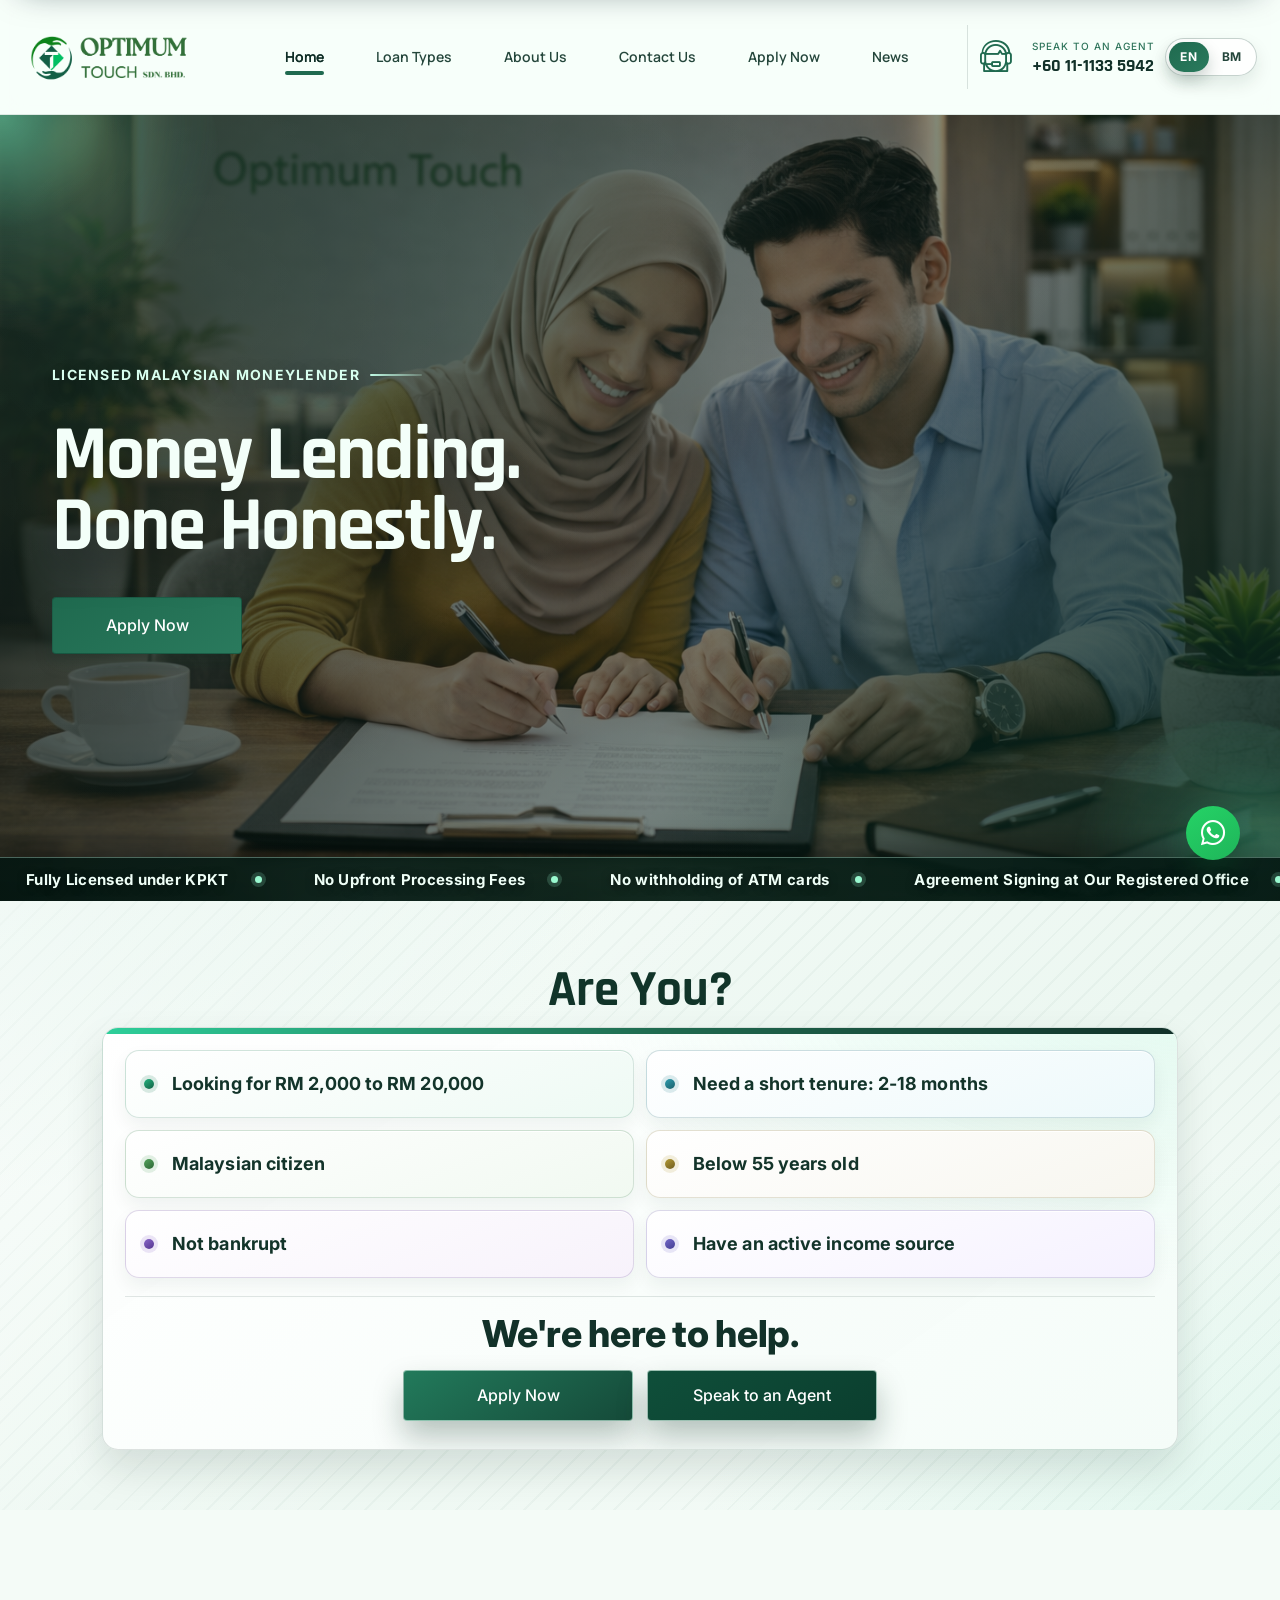
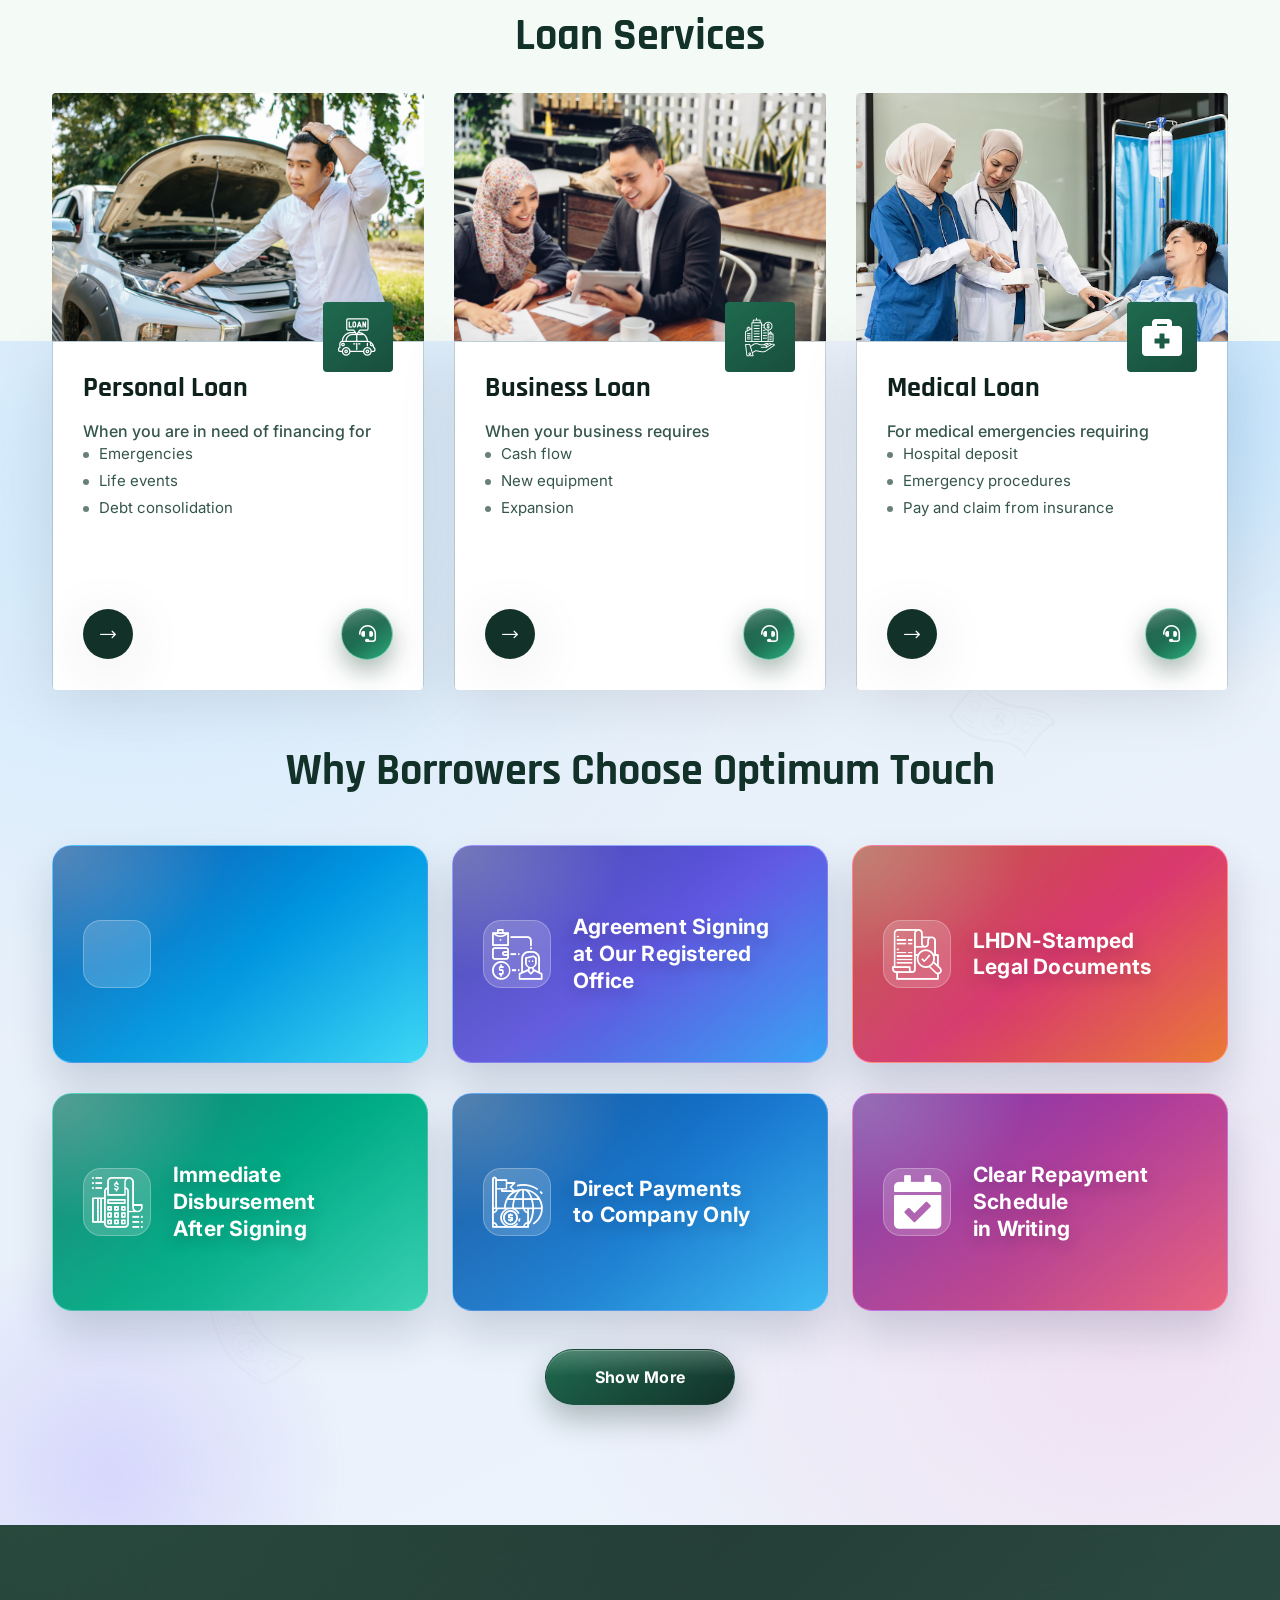
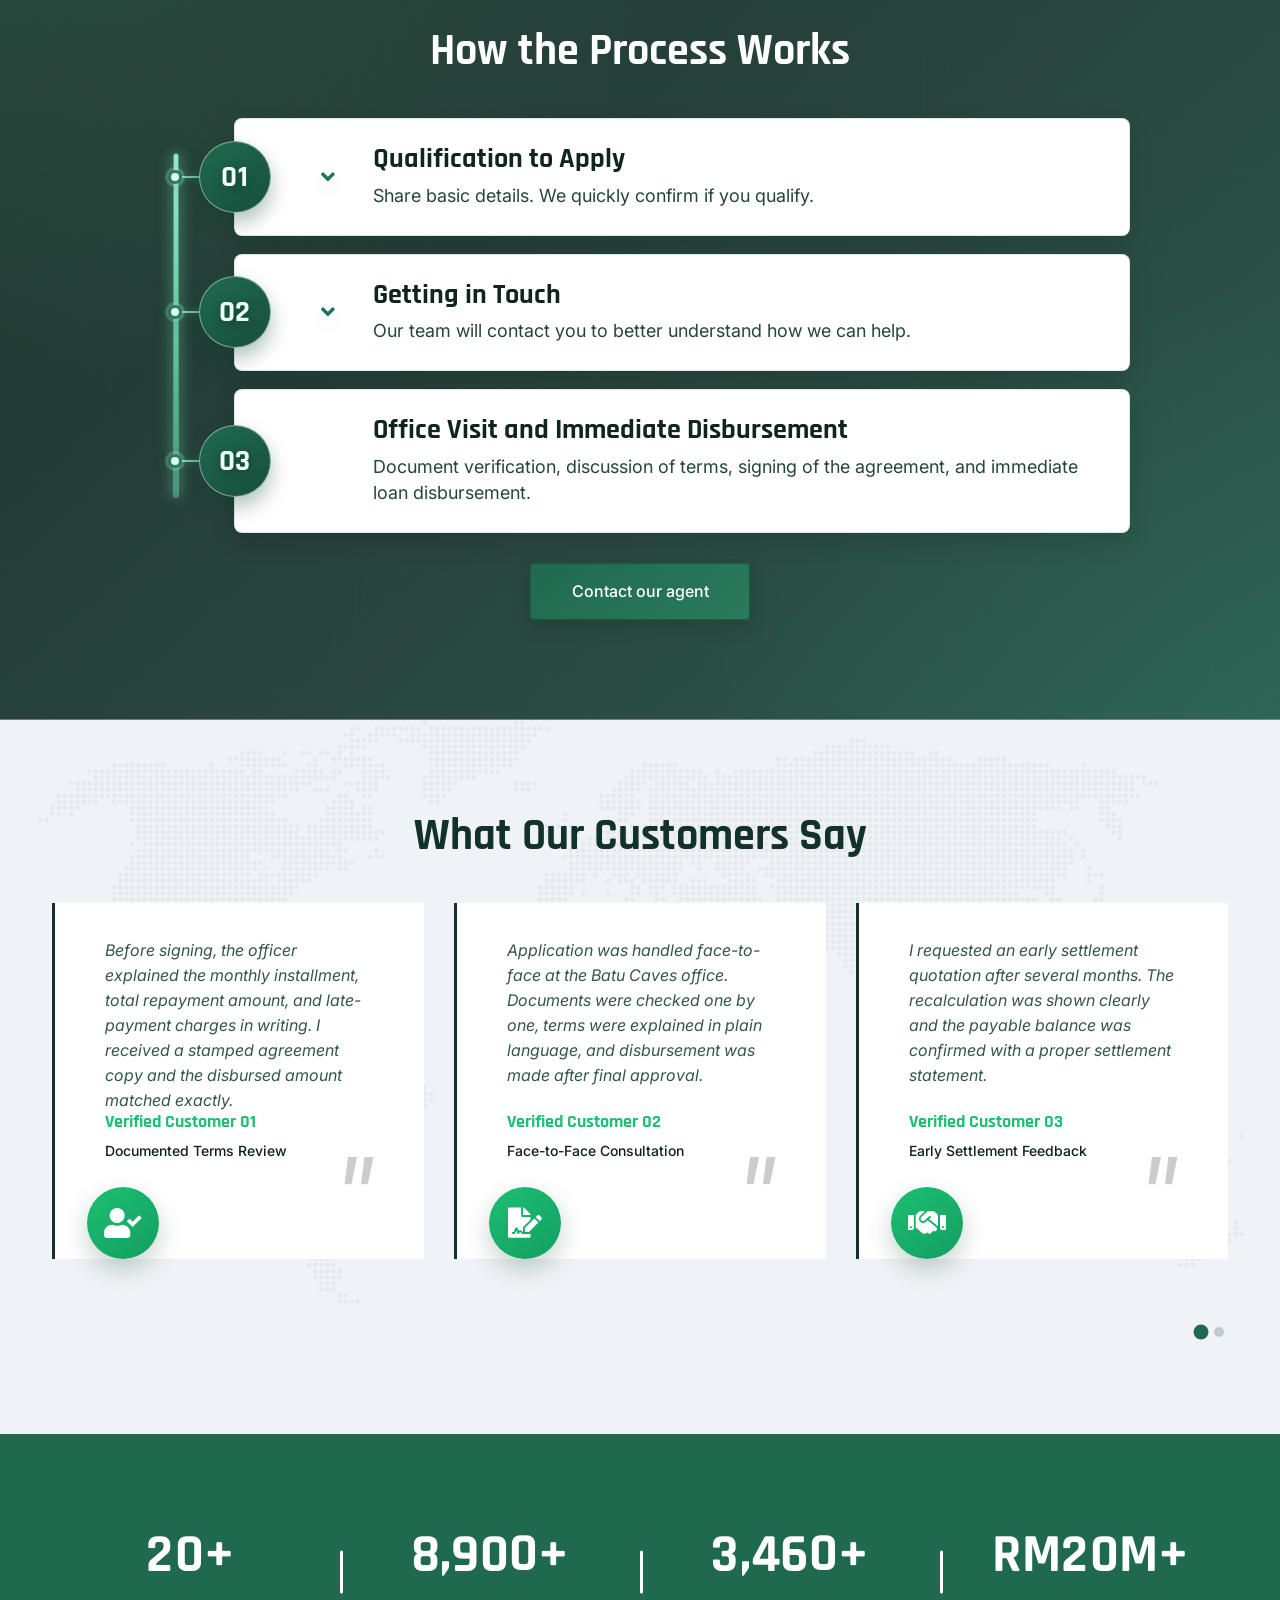
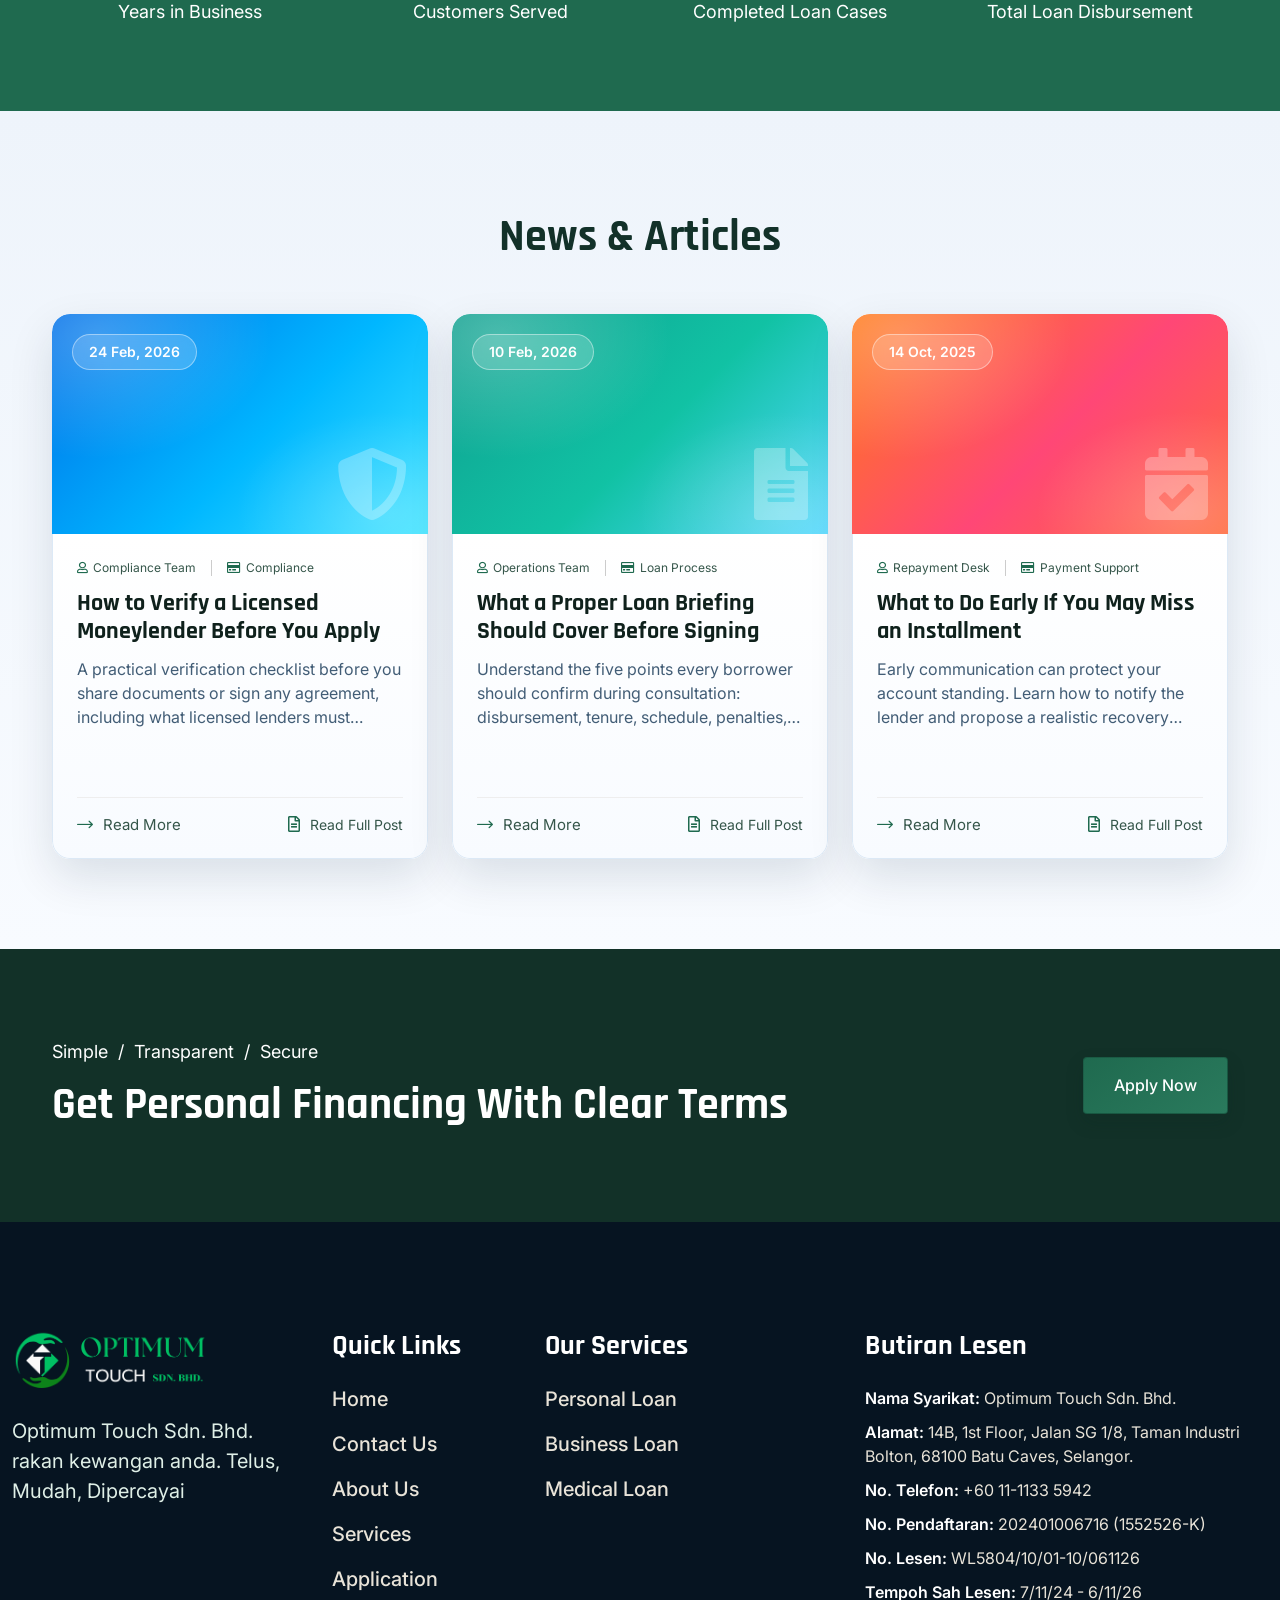
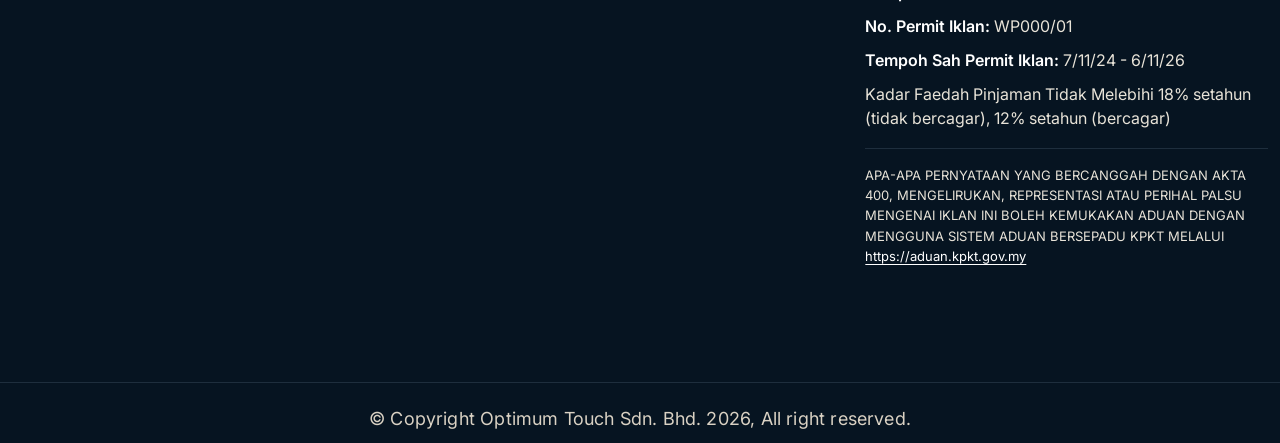
<file: index.html>
<!DOCTYPE html>
<html lang="en">

<head>
    <meta charset="UTF-8">
    <meta name="viewport" content="width=device-width, initial-scale=1.0">
    <title>Home | Optimum Touch Enterprise</title>
    <!-- favicons Icons -->
    <link rel="apple-touch-icon" sizes="180x180" href="assets/images/favicon.png">
    <link rel="icon" type="image/png" sizes="32x32" href="assets/images/favicon.png">
    <link rel="icon" type="image/png" sizes="16x16" href="assets/images/favicon.png">
    <meta name="description" content="Optimum Touch Enterprise (Registration No. 001620733-P), a Malaysia-registered company with money lending services among its business activities.">

    <!-- fonts -->

    <link rel="stylesheet" href="assets/css/bootstrap.min.css">
    <link rel="stylesheet" href="assets/css/fontawesome-all.min.css">
    <link rel="stylesheet" href="assets/css/swiper.min.css">
    <link rel="stylesheet" href="assets/css/animate.min.css">
    <link rel="stylesheet" href="assets/css/pylon-icons.css">
    <link rel="stylesheet" href="assets/css/odometer.min.css">
    <link rel="stylesheet" href="assets/css/magnific-popup.css">
    <link rel="stylesheet" href="assets/css/bootstrap-select.min.css">
    <link rel="stylesheet" href="assets/css/nouislider.min.css">
    <link rel="stylesheet" href="assets/css/nouislider.pips.css">
    <link rel="stylesheet" type="text/css" href="assets/css/flaticon.css">

    <!-- site styles -->
    <link rel="stylesheet" href="assets/css/main.css?v=20260506-01">
</head>

<body>
    <div class="preloader" aria-hidden="true"></div><!-- /.preloader -->
    <div class="page-wrapper">
        <header class="main-header">
            <div class="topbar">
                <div class="container">
                    <div class="topbar__left">
                        <div class="topbar__social">
                            <a href="contact.html" class="fab fa-facebook-square"></a>
                            <a href="contact.html" class="fab fa-twitter"></a>
                            <a href="contact.html" class="fab fa-pinterest-p"></a>
                            <a href="contact.html" class="fab fa-instagram"></a>
                        </div><!-- /.topbar__social -->
                        <a href="about.html">Company Profile</a>
                        <a href="news.html">Company News</a>
                        <a href="faq.html">FAQs</a>
                    </div><!-- /.topbar__left -->
                    <div class="topbar__right">
                        <a href="mailto:support@creditoptimum.com"><i class="pylon-icon-email1"></i>support@creditoptimum.com</a>
                        <a href="contact.html"><i class="pylon-icon-clock2"></i>Walk in by appointment only.</a>
                    </div><!-- /.topbar__right -->
                </div><!-- /.container -->
            </div><!-- /.topbar -->
            <nav class="main-menu">
                <div class="container">
                    <div class="logo-box">
                        <a href="index.html" aria-label="logo image"><img src="assets/images/logo/Logo_light_thick.png" width="155"
                                alt=""></a>
                        <span class="fa fa-bars mobile-nav__toggler"></span>
                    </div><!-- /.logo-box -->
                                        <ul class="main-menu__list">
                        <li>
                            <a href="index.html">Home</a>
                        </li>
                        <li>
                            <a href="services.html">Loan Types</a>
                        </li>
                        <li>
                            <a href="about.html">About Us</a>
                        </li>
                        <li>
                            <a href="contact.html">Contact Us</a>
                        </li>
                        <li>
                            <a href="apply-now.html">Apply Now</a>
                        </li>
                        <li>
                            <a href="news.html">News</a>
                        </li>
                    </ul>
                    <!-- /.main-menu__list -->

                    <div class="main-header__info">
                        <div class="main-header__info-phone">
                            <i class="pylon-icon-tech-support"></i>
                            <div class="main-header__info-phone-content">
                                <span>Speak to an Agent</span>
                                <h3><a href="tel:+60111135942">+60 11-1133 5942</a></h3>
                            </div><!-- /.main-header__info-phone-content -->
                        </div><!-- /.main-header__info-phone -->
                    </div><!-- /.main-header__info -->
                </div><!-- /.container -->
            </nav>
            <!-- /.main-menu -->
        </header><!-- /.main-header -->

        <div class="stricky-header stricked-menu main-menu">
            <div class="sticky-header__content"></div><!-- /.sticky-header__content -->
        </div><!-- /.stricky-header -->

        <!-- Backup: previous home hero layout/content preserved below.
        <section class="main-slider main-slider--clips">
            <div class="main-slider--clips__bg" aria-hidden="true"></div>
            <div class="main-slider--clips__veil" aria-hidden="true"></div>
            <span class="main-slider--clips__float main-slider--clips__float--one"></span>
            <span class="main-slider--clips__float main-slider--clips__float--two"></span>
            <div class="container">
                <div class="row">
                    <div class="col-xl-8 col-lg-9">
                        <div class="main-slider--clips__content">
                            <p class="main-slider--clips__eyebrow">Licensed Malaysian Moneylender</p>
                            <h2 class="main-slider--clips__title">
                                <span class="main-slider--clips__line main-slider--clips__line--single">Money Lending.<br>Done Honestly.</span>
                            </h2>
                            <div class="main-slider--clips__actions">
                                <a href="apply-now.html" class="thm-btn">Apply Now</a>
                            </div>
                        </div>
                    </div>
                </div>
            </div>
            <div class="main-slider--clips__marquee" aria-label="Service highlights">
                <div class="main-slider--clips__marquee-track">
                    <span>Fully Licensed under KPKT</span>
                    <span>No Upfront Processing Fees</span>
                    <span>No withholding of ATM cards</span>
                    <span>Agreement Signing at Our Registered Office</span>
                    <span>Direct Payments to Company Only</span>
                    <span>Immediate Disbursement After Signing</span>
                    <span>Clear Repayment Schedule in Writing</span>
                    <span>Early Settlement Options</span>
                    <span>LHDN-Stamped Legal Documents</span>
                    <span>Fully Licensed under KPKT</span>
                    <span>No Upfront Processing Fees</span>
                    <span>No withholding of ATM cards</span>
                    <span>Agreement Signing at Our Registered Office</span>
                    <span>Direct Payments to Company Only</span>
                    <span>Immediate Disbursement After Signing</span>
                    <span>Clear Repayment Schedule in Writing</span>
                    <span>Early Settlement Options</span>
                    <span>LHDN-Stamped Legal Documents</span>
                </div>
            </div>
        </section>
        -->

        <section class="main-slider main-slider--clips">
            <div class="main-slider--clips__bg" aria-hidden="true"></div>
            <div class="main-slider--clips__veil" aria-hidden="true"></div>
            <span class="main-slider--clips__float main-slider--clips__float--one"></span>
            <span class="main-slider--clips__float main-slider--clips__float--two"></span>
            <div class="container">
                <div class="row">
                    <div class="col-xl-8 col-lg-9">
                        <div class="main-slider--clips__content">
                            <p class="main-slider--clips__eyebrow">Licensed Malaysian Moneylender</p>
                            <h2 class="main-slider--clips__title">
                                <span class="main-slider--clips__line main-slider--clips__line--single" data-bm="Pinjaman Wang Yang Jujur">Money Lending.<br>Done Honestly.</span>
                            </h2>
                            <div class="main-slider--clips__actions">
                                <a href="apply-now.html" class="thm-btn" data-bm="Mula">Apply Now</a>
                            </div>
                        </div>
                    </div>
                </div>
            </div>
            <div class="main-slider--clips__marquee" aria-label="Service highlights">
                <div class="main-slider--clips__marquee-track">
                    <span>Fully Licensed under KPKT</span>
                    <span>No Upfront Processing Fees</span>
                    <span>No withholding of ATM cards</span>
                    <span>Agreement Signing at Our Registered Office</span>
                    <span>Direct Payments to Company Only</span>
                    <span>Immediate Disbursement After Signing</span>
                    <span>Clear Repayment Schedule in Writing</span>
                    <span>Early Settlement Options</span>
                    <span>LHDN-Stamped Legal Documents</span>
                    <span>Fully Licensed under KPKT</span>
                    <span>No Upfront Processing Fees</span>
                    <span>No withholding of ATM cards</span>
                    <span>Agreement Signing at Our Registered Office</span>
                    <span>Direct Payments to Company Only</span>
                    <span>Immediate Disbursement After Signing</span>
                    <span>Clear Repayment Schedule in Writing</span>
                    <span>Early Settlement Options</span>
                    <span>LHDN-Stamped Legal Documents</span>
                </div>
            </div>
        </section><!-- /.main-slider -->

        <section class="about-one loan-hub loan-hub--premium loan-hub--quick">
            <div class="container">
                <div class="block-title text-center">
                    <h2>Are You?</h2>
                </div><!-- /.block-title -->
                <div class="row loan-hub__row justify-content-center">
                    <div class="col-xl-11 col-lg-12">
                        <div class="loan-hub__stage wow fadeInUp" data-wow-duration="1200ms">
                            <ul class="loan-hub__quick-list list-unstyled">
                                <li data-bm="Perlukan Pembiayaan dari RM2,000 hingga RM20,000">Looking for RM 2,000 to RM 20,000</li>
                                <li>Need a short tenure: 2-18 months</li>
                                <li>Malaysian citizen</li>
                                <li>Below 55 years old</li>
                                <li>Not bankrupt</li>
                                <li>Have an active income source</li>
                            </ul>
                            <div class="loan-hub__quick-cta">
                                <p class="loan-hub__quick-help">We're here to help.</p>
                                <div class="loan-hub__actions text-center">
                                    <a href="apply-now.html" class="thm-btn">Apply Now</a>
                                    <a href="https://wa.me/60111135942?text=Hi%20Optimum%20Touch%20team%2C%20I%20would%20like%20to%20speak%20to%20an%20agent%20about%20loan%20eligibility." target="_blank" rel="noopener noreferrer" class="thm-btn thm-btn--agent" data-bm="Hubungi Pakar Kami">Speak to an Agent</a>
                                </div>
                            </div>
                        </div>
                    </div>
                </div>
            </div><!-- /.container -->
        </section><!-- /.about-one -->

        <section class="service-one service-one--home">
            <div class="container">
                <div class="block-title text-center">
                    <p>What We're Offering</p>
                    <h2>Loan Services</h2>
                </div><!-- /.block-title -->
                <div class="service-one__grid row g-4 justify-content-center">
                    <div class="col-lg-4 col-md-6">
                        <div class="service-one__card" data-card-target="services.html#services-personal-card" role="link" tabindex="0" aria-label="Open Personal Loan section in Services page">
                            <div class="service-one__image">
                                <a href="services.html#services-personal-card">
                                    <div class="post-thumbnail">
                                        <img src="assets/images/loan/personal_loan.jpg.jpeg" alt="Personal Loan">
                                    </div>
                                </a>
                            </div><!-- /.service-one__image -->
                            <div class="service-one__content">
                                <div class="service-one__content-flip">
                                    <div class="service-one__content-face service-one__content-face--front">
                                        <a href="services.html#services-personal-card">
                                            <div class="service-icon">
                                                <i class="flaticon-car-loan"></i>
                                            </div>
                                        </a>
                                        <h3><a href="services.html#services-personal-card">Personal Loan</a></h3>
                                        <p class="service-one__use-intro" data-bm="Pembiayaan Untuk:">When you are in need of financing for</p>
                                        <ul class="list-unstyled service-one__use-list">
                                            <li>Emergencies</li>
                                            <li>Life events</li>
                                            <li>Debt consolidation</li>
                                        </ul>
                                        <div class="service-one__actions">
                                            <a href="services.html#services-personal-card" class="pylon-icon-right-arrow service-one__link"></a>
                                            <a href="https://wa.me/60111135942?text=Hi%20Optimum%20Touch%20team%2C%20I%20am%20interested%20in%20Personal%20Loan.%20Please%20assist%20me%20with%20details%20and%20eligibility." target="_blank" rel="noopener noreferrer" aria-label="Contact our agent about Personal Loan" class="service-one__wa-link">
                                                <i class="fas fa-headset" aria-hidden="true"></i>
                                            </a>
                                        </div>
                                    </div>
                                    <div class="service-one__content-face service-one__content-face--back">
                                        <a href="services.html#services-personal-card">
                                            <div class="service-icon">
                                                <i class="flaticon-car-loan"></i>
                                            </div>
                                        </a>
                                        <h3><a href="services.html#services-personal-card">Personal Criteria</a></h3>
                                        <p>Required documents:</p>
                                        <ul class="list-unstyled service-one__criteria">
                                            <li>3 months bank statement</li>
                                            <li>Pay slip</li>
                                            <li data-bm="Salinan Kad Pengenalan">Personal IC</li>
                                            <li>KWSP statement</li>
                                            <li>Utilities bill with current address
(TNB or Water Bill)</li>
                                        </ul>
                                    </div>
                                </div>
                            </div><!-- /.service-one__content -->
                        </div><!-- /.service-one__card -->
                    </div><!-- /.col-lg-4 col-md-6 -->
                    <div class="col-lg-4 col-md-6">
                        <div class="service-one__card" data-card-target="services.html#services-business-card" role="link" tabindex="0" aria-label="Open Business Loan section in Services page">
                            <div class="service-one__image">
                                <a href="services.html#services-business-card">
                                    <div class="post-thumbnail">
                                        <img src="assets/images/business.jpg" alt="Business Loan">
                                    </div>
                                </a>
                            </div><!-- /.service-one__image -->
                            <div class="service-one__content">
                                <div class="service-one__content-flip">
                                    <div class="service-one__content-face service-one__content-face--front">
                                        <a href="services.html#services-business-card">
                                            <div class="service-icon">
                                                <i class="flaticon-property-1"></i>
                                            </div>
                                        </a>
                                        <h3><a href="services.html#services-business-card">Business Loan</a></h3>
                                        <p class="service-one__use-intro" data-bm="Pembiayaan Untuk:">When your business requires</p>
                                        <ul class="list-unstyled service-one__use-list">
                                            <li>Cash flow</li>
                                            <li>New equipment</li>
                                            <li>Expansion</li>
                                        </ul>
                                        <div class="service-one__actions">
                                            <a href="services.html#services-business-card" class="pylon-icon-right-arrow service-one__link"></a>
                                            <a href="https://wa.me/60111135942?text=Hi%20Optimum%20Touch%20team%2C%20I%20am%20interested%20in%20Business%20Loan.%20Please%20assist%20me%20with%20details%20and%20eligibility." target="_blank" rel="noopener noreferrer" aria-label="Contact our agent about Business Loan" class="service-one__wa-link">
                                                <i class="fas fa-headset" aria-hidden="true"></i>
                                            </a>
                                        </div>
                                    </div>
                                    <div class="service-one__content-face service-one__content-face--back">
                                        <a href="services.html#services-business-card">
                                            <div class="service-icon">
                                                <i class="flaticon-property-1"></i>
                                            </div>
                                        </a>
                                        <h3><a href="services.html#services-business-card">Business Criteria</a></h3>
                                        <p>Required documents:</p>
                                        <ul class="list-unstyled service-one__criteria">
                                            <li>6 months company statement</li>
                                            <li>Business SSM (Form 14)</li>
                                            <li data-bm="Salinan Kad Pengenalan Pengarah">Director IC</li>
                                            <li>Utilities bill with current address
(TNB or Water Bill)</li>
                                        </ul>
                                    </div>
                                </div>
                            </div><!-- /.service-one__content -->
                        </div><!-- /.service-one__card -->
                    </div><!-- /.col-lg-4 col-md-6 -->
                    <div class="col-lg-4 col-md-6">
                        <div class="service-one__card" data-card-target="services.html#services-medical-card" role="link" tabindex="0" aria-label="Open Medical Loan section in Services page">
                            <div class="service-one__image">
                                <a href="services.html#services-medical-card">
                                    <div class="post-thumbnail">
                                        <img src="assets/images/loan/medical_loan.avif" alt="Medical Loan">
                                    </div>
                                </a>
                            </div><!-- /.service-one__image -->
                            <div class="service-one__content">
                                <div class="service-one__content-flip">
                                    <div class="service-one__content-face service-one__content-face--front">
                                        <a href="services.html#services-medical-card">
                                            <div class="service-icon">
                                                <i class="fas fa-briefcase-medical"></i>
                                            </div>
                                        </a>
                                        <h3><a href="services.html#services-medical-card">Medical Loan</a></h3>
                                        <p class="service-one__use-intro" data-bm="Pembiayaan Untuk:">For medical emergencies requiring</p>
                                        <ul class="list-unstyled service-one__use-list">
                                            <li>Hospital deposit</li>
                                            <li>Emergency procedures</li>
                                            <li>Pay and claim from insurance</li>
                                        </ul>
                                        <div class="service-one__actions">
                                            <a href="services.html#services-medical-card" class="pylon-icon-right-arrow service-one__link"></a>
                                            <a href="https://wa.me/60111135942?text=Hi%20Optimum%20Touch%20team%2C%20I%20am%20interested%20in%20Medical%20Loan.%20Please%20assist%20me%20with%20details%20and%20eligibility." target="_blank" rel="noopener noreferrer" aria-label="Contact our agent about Medical Loan" class="service-one__wa-link">
                                                <i class="fas fa-headset" aria-hidden="true"></i>
                                            </a>
                                        </div>
                                    </div>
                                    <div class="service-one__content-face service-one__content-face--back">
                                        <a href="services.html#services-medical-card">
                                            <div class="service-icon">
                                                <i class="fas fa-briefcase-medical"></i>
                                            </div>
                                        </a>
                                        <h3><a href="services.html#services-medical-card">Medical Criteria</a></h3>
                                        <p>Required documents:</p>
                                        <ul class="list-unstyled service-one__criteria">
                                            <li>3 months bank statement</li>
                                            <li>Pay slip</li>
                                            <li data-bm="Salinan Kad Pengenalan">Personal IC</li>
                                            <li>KWSP statement</li>
                                            <li>Utilities bill with current address
(TNB or Water Bill)</li>
                                        </ul>
                                    </div>
                                </div>
                            </div><!-- /.service-one__content -->
                        </div><!-- /.service-one__card -->
                    </div><!-- /.col-lg-4 col-md-6 -->
                </div><!-- /.service-one__grid -->
            </div><!-- /.container -->
        </section><!-- /.service-one -->

        <section class="feature-one">
            <img src="assets/images/shapes/feature-shape-1-1.png" alt="" class="feature-one__shape-1">
            <img src="assets/images/shapes/feature-shape-1-2.png" alt="" class="feature-one__shape-2">
            <img src="assets/images/shapes/feature-shape-1-3.png" alt="" class="feature-one__shape-3">
            <div class="container">
                <div class="block-title text-center">
                    <p>Why Choose Us</p>
                    <h2>Why Borrowers Choose Optimum Touch</h2>
                </div><!-- /.block-title -->
                <div class="row">
                    <!-- Item 1 -->
                    <div class="col-lg-4 col-md-6 wow fadeInUp" data-wow-duration="1500ms">
                        <div class="feature-one__box">
                            <i class="pylon-icon-assets"></i>
                            <p data-bm="Mengikuti Undang-Undang KPKT">Fully Licensed <br>under KPKT</p>
                        </div><!-- /.feature-one__box -->
                    </div><!-- /.col-lg-4 -->

                    <!-- Item 2 -->
                    <div class="col-lg-4 col-md-6 wow fadeInUp" data-wow-duration="1500ms">
                        <div class="feature-one__box">
                            <i class="pylon-icon-consumer-behavior"></i>
                            <p data-bm="Semua Ikut Undang-undang">Agreement Signing <br>at Our Registered Office</p>
                        </div><!-- /.feature-one__box -->
                    </div><!-- /.col-lg-4 -->

                    <!-- Item 3 -->
                    <div class="col-lg-4 col-md-6 wow fadeInUp" data-wow-duration="1500ms">
                        <div class="feature-one__box">
                            <i class="pylon-icon-verification"></i>
                            <p data-bm="Dokumen Disetem Oleh LHDN">LHDN-Stamped <br>Legal Documents</p>
                        </div><!-- /.feature-one__box -->
                    </div><!-- /.col-lg-4 -->

                    <!-- Item 4 -->
                    <div class="col-lg-4 col-md-6 wow fadeInUp" data-wow-duration="1500ms">
                        <div class="feature-one__box">
                            <i class="pylon-icon-point-of-sale"></i>
                            <p data-bm="Proses Cepat">Immediate Disbursement <br>After Signing</p>
                        </div><!-- /.feature-one__box -->
                    </div><!-- /.col-lg-4 -->

                    <!-- Item 5 -->
                    <div class="col-lg-4 col-md-6 wow fadeInUp" data-wow-duration="1500ms">
                        <div class="feature-one__box">
                            <i class="pylon-icon-finance"></i>
                            <p data-bm="Bayar Terus Balik Ke Optimum Touch Sdn. Bhd.">Direct Payments <br>to Company Only</p>
                        </div><!-- /.feature-one__box -->
                    </div><!-- /.col-lg-4 -->

                    <!-- Item 6 -->
                    <div class="col-lg-4 col-md-6 wow fadeInUp" data-wow-duration="1500ms">
                        <div class="feature-one__box">
                            <i class="fas fa-calendar-check"></i>
                            <p data-bm="Jadual Pembayaran Balik Yang Jelas">Clear Repayment Schedule <br>in Writing</p>
                        </div><!-- /.feature-one__box -->
                    </div><!-- /.col-lg-4 -->
                </div><!-- /.row -->
                <div class="feature-one__show-more text-center wow fadeInUp" data-wow-duration="1500ms">
                    <a href="about.html#why-choose-detailed" class="liquid-wave-btn"><span>Show More</span></a>
                </div>
            </div><!-- /.container -->
        </section>

        <!-- /.feature-one -->

        <section class="process-timeline-section">
            <div class="container">
                <div class="block-title text-center">
                    <p class="process-timeline-section__eyebrow"><i class="fas fa-list-ol"></i>Loan Process Timeline</p>
                    <h2 data-bm="Proses Aplikasi">How the Process Works</h2>
                </div>
                <div class="process-timeline">
                    <div class="process-step wow fadeInUp" data-wow-duration="1200ms">
                        <div class="process-step__marker" aria-hidden="true"></div>
                        <div class="process-step__content">
                            <h3>Qualification to Apply</h3>
                            <p>Share basic details. We quickly confirm if you qualify.</p>
                        </div>
                    </div>
                    <div class="process-step wow fadeInUp" data-wow-duration="1200ms">
                        <div class="process-step__marker" aria-hidden="true"></div>
                        <div class="process-step__content">
                            <h3>Getting in Touch</h3>
                            <p>Our team will contact you to better understand how we can help.</p>
                        </div>
                    </div>
                    <div class="process-step wow fadeInUp" data-wow-duration="1200ms">
                        <div class="process-step__marker" aria-hidden="true"></div>
                        <div class="process-step__content">
                            <h3>Office Visit and Immediate Disbursement</h3>
                            <p>Document verification, discussion of terms, signing of the agreement, and immediate loan disbursement.</p>
                        </div>
                    </div>
                </div>
                <div class="process-timeline__actions text-center">
                    <a href="https://wa.me/60111135942?text=Hi%20Optimum%20Touch%20team%2C%20I%20would%20like%20to%20speak%20to%20an%20agent." target="_blank" rel="noopener noreferrer" class="thm-btn" data-bm="Hubungi Pakar Kami">Contact our agent</a>
                </div>
            </div>
        </section><!-- /.process-timeline-section -->


        <section class="testimonials-one">
            <div class="container">
                <div class="block-title text-center">
                    <p>Real Customer Reviews</p>
                    <h2 data-bm="Testimoni">What Our Customers Say</h2>
                </div><!-- /.block-title -->
                <div class="thm-swiper__slider swiper-container" data-swiper-options='{
        "spaceBetween": 0,
        "slidesPerView": 1,
        "slidesPerGroup": 1,
        "loop":true,
        "autoplay": {
            "delay": 5000
        },
        "pagination": {
            "el": ".testimonials-one__swiper-pagination",
            "type": "bullets",
            "clickable": true
        },
        "breakpoints": {
            "0": {
                "spaceBetween": 0,
                "slidesPerView": 1,
                "slidesPerGroup": 1
            },
            "375": {
                "spaceBetween": 0,
                "slidesPerView": 1,
                "slidesPerGroup": 1
            },
            "667": {
                "spaceBetween": 30,
                "slidesPerView": 1,
                "slidesPerGroup": 1
            },
            "767": {
                "spaceBetween": 30,
                "slidesPerView": 1,
                "slidesPerGroup": 1
            },
            "991": {
                "spaceBetween": 30,
                "slidesPerView": 2,
                "slidesPerGroup": 2
            },
            "1199": {
                "spaceBetween": 30,
                "slidesPerView": 3,
                "slidesPerGroup": 3
            }
        }}'>
                    <div class="swiper-wrapper">
                        <div class="swiper-slide">
                            <div class="testimonials-one__box">
                                <p><span>Before signing, the officer explained the monthly installment, total repayment amount, and late-payment charges in writing. I received a stamped agreement copy and the disbursed amount matched exactly.</span></p>
                                <h3>Verified Customer 01</h3>
                                <span class="testi_sname">Documented Terms Review</span>
                            </div><!-- /.testimonials-one__box -->
                            <div class="testimonials-one__box-info" aria-hidden="true">
                                <i class="fas fa-user-check"></i>
                            </div><!-- /.testimonials-one__box-info -->
                        </div><!-- /.swiper-slide -->
                        <div class="swiper-slide">
                            <div class="testimonials-one__box">
                                <p><span>Application was handled face-to-face at the Batu Caves office. Documents were checked one by one, terms were explained in plain language, and disbursement was made after final approval.</span></p>
                                <h3>Verified Customer 02</h3>
                                <span class="testi_sname">Face-to-Face Consultation</span>
                            </div><!-- /.testimonials-one__box -->
                            <div class="testimonials-one__box-info" aria-hidden="true">
                                <i class="fas fa-file-signature"></i>
                            </div><!-- /.testimonials-one__box-info -->
                        </div><!-- /.swiper-slide -->
                        <div class="swiper-slide">
                            <div class="testimonials-one__box">
                                <p><span>I requested an early settlement quotation after several months. The recalculation was shown clearly and the payable balance was confirmed with a proper settlement statement.</span></p>
                                <h3>Verified Customer 03</h3>
                                <span class="testi_sname">Early Settlement Feedback</span>
                            </div><!-- /.testimonials-one__box -->
                            <div class="testimonials-one__box-info" aria-hidden="true">
                                <i class="fas fa-handshake"></i>
                            </div><!-- /.testimonials-one__box-info -->
                        </div><!-- /.swiper-slide -->
                        <div class="swiper-slide">
                            <div class="testimonials-one__box">
                                <p><span>No upfront processing payment was requested. Every charge was disclosed during consultation and reflected in the signed paperwork before funds were released.</span></p>
                                <h3>Verified Customer 04</h3>
                                <span class="testi_sname">No Upfront Fee Confirmation</span>
                            </div><!-- /.testimonials-one__box -->
                            <div class="testimonials-one__box-info" aria-hidden="true">
                                <i class="fas fa-shield-alt"></i>
                            </div><!-- /.testimonials-one__box-info -->
                        </div><!-- /.swiper-slide -->
                        <div class="swiper-slide">
                            <div class="testimonials-one__box">
                                <p><span>Repayment date and amount were fixed according to my salary cycle, which made budgeting easier. Communication remained professional throughout the repayment period.</span></p>
                                <h3>Verified Customer 05</h3>
                                <span class="testi_sname">Repayment Schedule Experience</span>
                            </div><!-- /.testimonials-one__box -->
                            <div class="testimonials-one__box-info" aria-hidden="true">
                                <i class="fas fa-calendar-check"></i>
                            </div><!-- /.testimonials-one__box-info -->
                        </div><!-- /.swiper-slide -->
                        <div class="swiper-slide">
                            <div class="testimonials-one__box">
                                <p><span>I compared several offers first; this one was easier to understand because the agreement listed principal, interest, and total payable in one clear schedule.</span></p>
                                <h3>Verified Customer 06</h3>
                                <span class="testi_sname">Transparency Comparison</span>
                            </div><!-- /.testimonials-one__box -->
                            <div class="testimonials-one__box-info" aria-hidden="true">
                                <i class="fas fa-balance-scale"></i>
                            </div><!-- /.testimonials-one__box-info -->
                        </div><!-- /.swiper-slide -->
                    </div><!-- /.swiper-wrapper -->

                    <div class="testimonials-one__swiper-pagination swiper-pagination"></div>
                    <!-- /.testimonials-one__swiper-pagination swiper-pagination -->
                </div><!-- /.thm-swiper__slider -->
            </div><!-- /.container -->
        </section><!-- /.testimonials-one -->

        <section class="funfact-one">
            <div class="funfact-one__bg" style="background-image: url(assets/images/backgrounds/sec_bg_1.jpg);">
            </div><!-- /.funfact-one__bg -->
            <div class="container">
                <div class="row">
                    <div class="col-md-6 col-lg-3">
                        <div class="funfact-one__box">
                            <h3><span class="odometer" data-count="20">00</span>+</h3>
                            <p>Years in Business</p>
                        </div><!-- /.funfact-one__box -->
                    </div><!-- /.col-md-6 col-lg-3 -->
                    <div class="col-md-6 col-lg-3">
                        <div class="funfact-one__box">
                            <h3><span class="odometer" data-count="8900">00</span>+</h3>
                            <p>Customers Served</p>
                        </div><!-- /.funfact-one__box -->
                    </div><!-- /.col-md-6 col-lg-3 -->
                    <div class="col-md-6 col-lg-3">
                        <div class="funfact-one__box">
                            <h3><span class="odometer" data-count="3460">00</span>+</h3>
                            <p>Completed Loan Cases</p>
                        </div><!-- /.funfact-one__box -->
                    </div><!-- /.col-md-6 col-lg-3 -->
                    <div class="col-md-6 col-lg-3">
                        <div class="funfact-one__box">
                            <h3>RM<span class="odometer" data-count="20">00</span>M+</h3>
                            <p>Total Loan Disbursement</p>
                        </div><!-- /.funfact-one__box -->
                    </div><!-- /.col-md-6 col-lg-3 -->
                </div><!-- /.row -->
            </div><!-- /.container -->
        </section><!-- /.funfact-one -->

        <section class="blog-home blog-home--featured">
            <div class="container">
                <div class="block-title text-center">
                    <p>Directly From the Blog</p>
                    <h2 class="blog-title__h2">News & Articles</h2>
                </div><!-- /.block-title -->
                <div class="row">
                    <div class="col-lg-4 wow fadeInUp" data-wow-duration="1500ms">
                        <div class="blog-card">
                            <div class="blog-card__image">
                                <span>24 Feb, 2026</span>
                                <i class="fas fa-shield-alt blog-card__hero-icon" aria-hidden="true"></i>
                                <img src="assets/images/blog/blog-1-1.png" alt="">
                            </div><!-- /.blog-card__image -->
                            <div class="blog-card__content">
                                <div class="blog-card__meta">
                                    <a href="news-details.html?post=1"><i class="far fa-user"></i>Compliance Team</a>
                                    <a href="news-details.html?post=1"><i class="far fa-credit-card"></i>Compliance</a>
                                </div><!-- /.blog-card__meta -->
                                <h3><a href="news-details.html?post=1">How to Verify a Licensed Moneylender Before You Apply</a></h3>
                                <p class="blog-card__excerpt">A practical verification checklist before you share documents or sign any agreement, including what licensed lenders must disclose in writing.</p>
                                <div class="blog-card__bottom">
                                    <div class="blog-card-bottom-readmore">
                                        <a href="news-details.html?post=1" class="readmore-card-link"><i
                                                class="pylon-icon-right-arrow"></i>Read More</a>
                                    </div><!-- /.blog-card-bottom-readmore-->
                                    <span class="blog_comment">
                                        <a href="news-details.html?post=1"><i class="far fa-file-alt"></i>Read Full Post</a>
                                    </span>
                                </div><!-- /.blog-card__bottom -->
                            </div><!-- /.blog-card__content -->
                        </div><!-- /.blog-card -->
                    </div><!-- /.col-lg-3 -->
                    <div class="col-lg-4 wow fadeInUp" data-wow-duration="1500ms">
                        <div class="blog-card">
                            <div class="blog-card__image">
                                <span>10 Feb, 2026</span>
                                <i class="fas fa-file-alt blog-card__hero-icon" aria-hidden="true"></i>
                                <img src="assets/images/blog/blog-1-2.png" alt="">
                            </div><!-- /.blog-card__image -->
                            <div class="blog-card__content">
                                <div class="blog-card__meta">
                                    <a href="news-details.html?post=2"><i class="far fa-user"></i>Operations Team</a>
                                    <a href="news-details.html?post=2"><i class="far fa-credit-card"></i>Loan Process</a>
                                </div><!-- /.blog-card__meta -->
                                <h3><a href="news-details.html?post=2">What a Proper Loan Briefing Should Cover Before Signing</a></h3>
                                <p class="blog-card__excerpt">Understand the five points every borrower should confirm during consultation: disbursement, tenure, schedule, penalties, and written terms.</p>
                                <div class="blog-card__bottom">
                                    <div class="blog-card-bottom-readmore">
                                        <a href="news-details.html?post=2" class="readmore-card-link"><i
                                                class="pylon-icon-right-arrow"></i>Read More</a>
                                    </div><!-- /.blog-card-bottom-readmore-->
                                    <span class="blog_comment">
                                        <a href="news-details.html?post=2"><i class="far fa-file-alt"></i>Read Full Post</a>
                                    </span>
                                </div><!-- /.blog-card__bottom -->
                            </div><!-- /.blog-card__content -->
                        </div><!-- /.blog-card -->
                    </div><!-- /.col-lg-3 -->
                    <div class="col-lg-4 wow fadeInUp" data-wow-duration="1500ms">
                        <div class="blog-card">
                            <div class="blog-card__image">
                                <span>14 Oct, 2025</span>
                                <i class="fas fa-calendar-check blog-card__hero-icon" aria-hidden="true"></i>
                                <img src="assets/images/blog/blog-1-3.png" alt="">
                            </div><!-- /.blog-card__image -->
                            <div class="blog-card__content">
                                <div class="blog-card__meta">
                                    <a href="news-details.html?post=9"><i class="far fa-user"></i>Repayment Desk</a>
                                    <a href="news-details.html?post=9"><i class="far fa-credit-card"></i>Payment Support</a>
                                </div><!-- /.blog-card__meta -->
                                <h3><a href="news-details.html?post=9">What to Do Early If You May Miss an Installment</a></h3>
                                <p class="blog-card__excerpt">Early communication can protect your account standing. Learn how to notify the lender and propose a realistic recovery plan.</p>
                                <div class="blog-card__bottom">
                                    <div class="blog-card-bottom-readmore">
                                        <a href="news-details.html?post=9" class="readmore-card-link"><i
                                                class="pylon-icon-right-arrow"></i>Read More</a>
                                    </div><!-- /.blog-card-bottom-readmore-->
                                    <span class="blog_comment">
                                        <a href="news-details.html?post=9"><i class="far fa-file-alt"></i>Read Full Post</a>
                                    </span>
                                </div><!-- /.blog-card__bottom -->
                            </div><!-- /.blog-card__content -->
                        </div><!-- /.blog-card -->
                    </div><!-- /.col-lg-3 -->
                </div><!-- /.row -->
            </div><!-- /.container -->
        </section><!-- /.blog-home -->

        <section class="call-to-action"
            style="background-image: url(assets/images/backgrounds/sect_bg2.jpg);">
            <div class="container">
                <div class="left-content">
                    <p><span>Simple</span><span>Transparent</span><span>Secure</span></p>
                    <h3>Get Personal Financing With Clear Terms</h3>
                </div><!-- /.left-content -->
                <div class="right-content">
                    <a href="apply-now.html" class="thm-btn">Apply Now</a><!-- /.thm-btn -->
                </div><!-- /.right-content -->
            </div><!-- /.container -->
        </section><!-- /.call-to-action -->
<footer class="site-footer site-footer--rg-style">
            <div class="container">
                <div class="row justify-content-between footer-rg__grid">
                    <div class="col-lg-3 col-sm-6 footer-rg__brand-col">
                        <div class="footer-widget footer-widget__about footer-rg__brand">
                            <a href="index.html" class="footer-rg__logo-link" aria-label="Optimum Touch home">
                                <img src="assets/images/logo/logo-dark.png" width="232" alt="Optimum Touch Sdn. Bhd. logo">
                            </a>
                            <p class="footer-widget__about-text footer-rg__tagline" data-bm="Optimum Touch Sdn. Bhd. rakan kewangan anda. Telus, Mudah, Dipercayai">Optimum Touch Sdn. Bhd. rakan kewangan anda. Telus, Mudah, Dipercayai</p>
                        </div><!-- /.footer-widget footer-widget__about -->
                    </div><!-- /.col-lg-3 -->
                    <div class="col-lg-2 col-sm-6 footer-rg__links-col">
                        <div class="footer-widget footer-widget__link footer-rg__links">
                            <h3 class="footer-widget__title" data-bm="Pautan Pantas">Quick Links</h3>
                            <ul class="list-unstyled footer-widget__link-list">
                                <li><a href="index.html" data-bm="Laman Utama">Home</a></li>
                                <li><a href="contact.html" data-bm="Hubungi Kami">Contact Us</a></li>
                                <li><a href="about.html" data-bm="Tentang Kami">About Us</a></li>
                                <li><a href="services.html" data-bm="Perkhidmatan">Services</a></li>
                                <li><a href="apply-now.html" data-bm="Permohonan">Application</a></li>
                            </ul><!-- /.list-unstyled -->
                        </div><!-- /.footer-widget -->
                    </div><!-- /.col-lg-2 -->
                    <div class="col-lg-3 col-sm-6 footer-rg__services-col">
                        <div class="footer-widget footer-widget__link footer-rg__links footer-rg__services">
                            <h3 class="footer-widget__title" data-bm="Perkhidmatan Kami">Our Services</h3>
                            <ul class="list-unstyled footer-widget__link-list">
                                <li><a href="service-details.html?service=personal#loan-personal" data-bm="Pinjaman Peribadi">Personal Loan</a></li>
                                <li><a href="service-details.html?service=business#loan-business" data-bm="Pinjaman Perniagaan">Business Loan</a></li>
                                <li><a href="service-details.html?service=medical#loan-medical" data-bm="Pinjaman Perubatan">Medical Loan</a></li>
                            </ul><!-- /.list-unstyled -->
                        </div><!-- /.footer-widget -->
                    </div><!-- /.col-lg-3 -->
                    <div class="col-lg-4 col-sm-6 footer-rg__license-col">
                        <div class="footer-widget footer-widget__contact footer-widget__compliance footer-rg__license">
                            <h3 data-bm="Butiran Lesen">Butiran Lesen</h3>
                            <div class="footer-rg__license-list footer-rg__license-list--compliance" data-no-translate="true">
                                <p><strong>Nama Syarikat:</strong> Optimum Touch Sdn. Bhd.</p>
                                <p><strong>Alamat:</strong> 14B, 1st Floor, Jalan SG 1/8, Taman Industri Bolton, 68100 Batu Caves, Selangor.</p>
                                <p><strong>No. Telefon:</strong> +60 11-1133 5942</p>
                                <p><strong>No. Pendaftaran:</strong> 202401006716 (1552526-K)</p>
                                <p><strong>No. Lesen:</strong> WL5804/10/01-10/061126</p>
                                <p><strong>Tempoh Sah Lesen:</strong> 7/11/24 - 6/11/26</p>
                                <p><strong>No. Permit Iklan:</strong> WP000/01</p>
                                <p><strong>Tempoh Sah Permit Iklan:</strong> 7/11/24 - 6/11/26</p>
                                <p>Kadar Faedah Pinjaman Tidak Melebihi 18% setahun (tidak bercagar), 12% setahun (bercagar)</p>
                                <p class="footer-rg__kpkt-notice">APA-APA PERNYATAAN YANG BERCANGGAH DENGAN AKTA 400, MENGELIRUKAN, REPRESENTASI ATAU PERIHAL PALSU MENGENAI IKLAN INI BOLEH KEMUKAKAN ADUAN DENGAN MENGGUNA SISTEM ADUAN BERSEPADU KPKT MELALUI <a href="https://aduan.kpkt.gov.my" target="_blank" rel="noopener noreferrer">https://aduan.kpkt.gov.my</a></p>
                            </div>
                        </div><!-- /.footer-widget footer-widget__contact -->
                    </div><!-- /.col-lg-4 -->
                </div><!-- /.row -->
            </div><!-- /.container -->
        </footer><!-- /.site-footer -->
        <div class="bottom-footer bottom-footer--rg-style">
            <div class="container">
                <p data-bm="Hak cipta Optimum Touch Sdn. Bhd. 2026, Hak terpelihara">&copy; Copyright Optimum Touch Sdn. Bhd. 2026, All right reserved.</p>
            </div><!-- /.container -->
        </div><!-- /.bottom-footer -->

    </div><!-- /.page-wrapper -->


    <div class="mobile-nav__wrapper">
        <div class="mobile-nav__overlay mobile-nav__toggler"></div>
        <!-- /.mobile-nav__overlay -->
        <div class="mobile-nav__content">
            <span class="mobile-nav__close mobile-nav__toggler"></span>
            <div class="logo-box">
                <a href="index.html" aria-label="logo image"><img src="assets/images/logo/Logo_light_thick.png" width="155"
                        alt="" /></a>

            </div>
            <!-- /.logo-box -->
            <div class="mobile-nav__container"></div>
            <!-- /.mobile-nav__container -->

                        <ul class="mobile-nav__contact list-unstyled">
                <li>
                    <i class="pylon-icon-email1"></i>
                    <a href="mailto:support@creditoptimum.com">support@creditoptimum.com</a>
                </li>
                <li>
                    <i class="pylon-icon-telephone"></i>
                    <a href="tel:+60111135942">+60 11-1133 5942</a>
                </li>
                <li>
                    <i class="pylon-icon-clock2"></i>
                    <a href="contact.html">Walk in by appointment only.</a>
                </li>
                <li>
                    <i class="pylon-icon-pin1"></i>
                    <a href="https://www.google.com/maps?q=Optimum+Touch+Enterprise%2C+14B%2C+1st+Floor%2C+Jalan+SG+1%2F8%2C+Taman+Industri+Bolton%2C+68100+Batu+Caves%2C+Selangor" target="_blank" rel="noopener">14B, 1st Floor, Jalan SG 1/8, Taman Industri Bolton, 68100 Batu Caves, Selangor.</a>
                </li>
            </ul><!-- /.mobile-nav__contact -->
            <div class="mobile-nav__top">
                <div class="mobile-nav__social">
                    <a href="contact.html" aria-label="twitter"><i class="fab fa-twitter"></i></a>
                    <a href="contact.html" aria-label="facebook"><i class="fab fa-facebook-square"></i></a>
                    <a href="contact.html" aria-label="pinterest"><i class="fab fa-pinterest-p"></i></a>
                    <a href="contact.html" aria-label="instagram"><i class="fab fa-instagram"></i></a>
                </div><!-- /.mobile-nav__social -->
            </div><!-- /.mobile-nav__top -->



        </div>
        <!-- /.mobile-nav__content -->
    </div>
    <!-- /.mobile-nav__wrapper -->

    <div class="search-popup">
        <div class="search-popup__overlay search-toggler"></div>
        <!-- /.search-popup__overlay -->
        <div class="search-popup__content">
            <form action="#">
                <label for="search" class="sr-only">search here</label><!-- /.sr-only -->
                <input type="text" id="search" placeholder="Search Here..." />
                <button type="submit" aria-label="search submit" class="thm-btn">
                    <i class="fa fa-search"></i>
                </button>
            </form>
        </div>
        <!-- /.search-popup__content -->
    </div>
    <!-- /.search-popup -->

    <a href="#" data-target="html" class="scroll-to-target scroll-to-top"><i class="fa fa-angle-up"></i></a>


    <script src="assets/js/jquery-3.5.1.min.js"></script>
    <script src="assets/js/bootstrap.bundle.min.js"></script>
    <script src="assets/js/swiper.min.js"></script>
    <script src="assets/js/jquery.ajaxchimp.min.js"></script>
    <script src="assets/js/jquery.magnific-popup.min.js"></script>
    <script src="assets/js/jquery.validate.min.js"></script>
    <script src="assets/js/bootstrap-select.min.js"></script>
    <script src="assets/js/wow.js"></script>
    <script src="assets/js/odometer.min.js"></script>
    <script src="assets/js/jquery.appear.min.js"></script>
    <script src="assets/js/wNumb.min.js"></script>
    <script src="assets/js/nouislider.min.js"></script>
    <!-- site js -->
    <script src="assets/js/theme.js?v=20260506-01"></script>
</body>

</html>
</file>
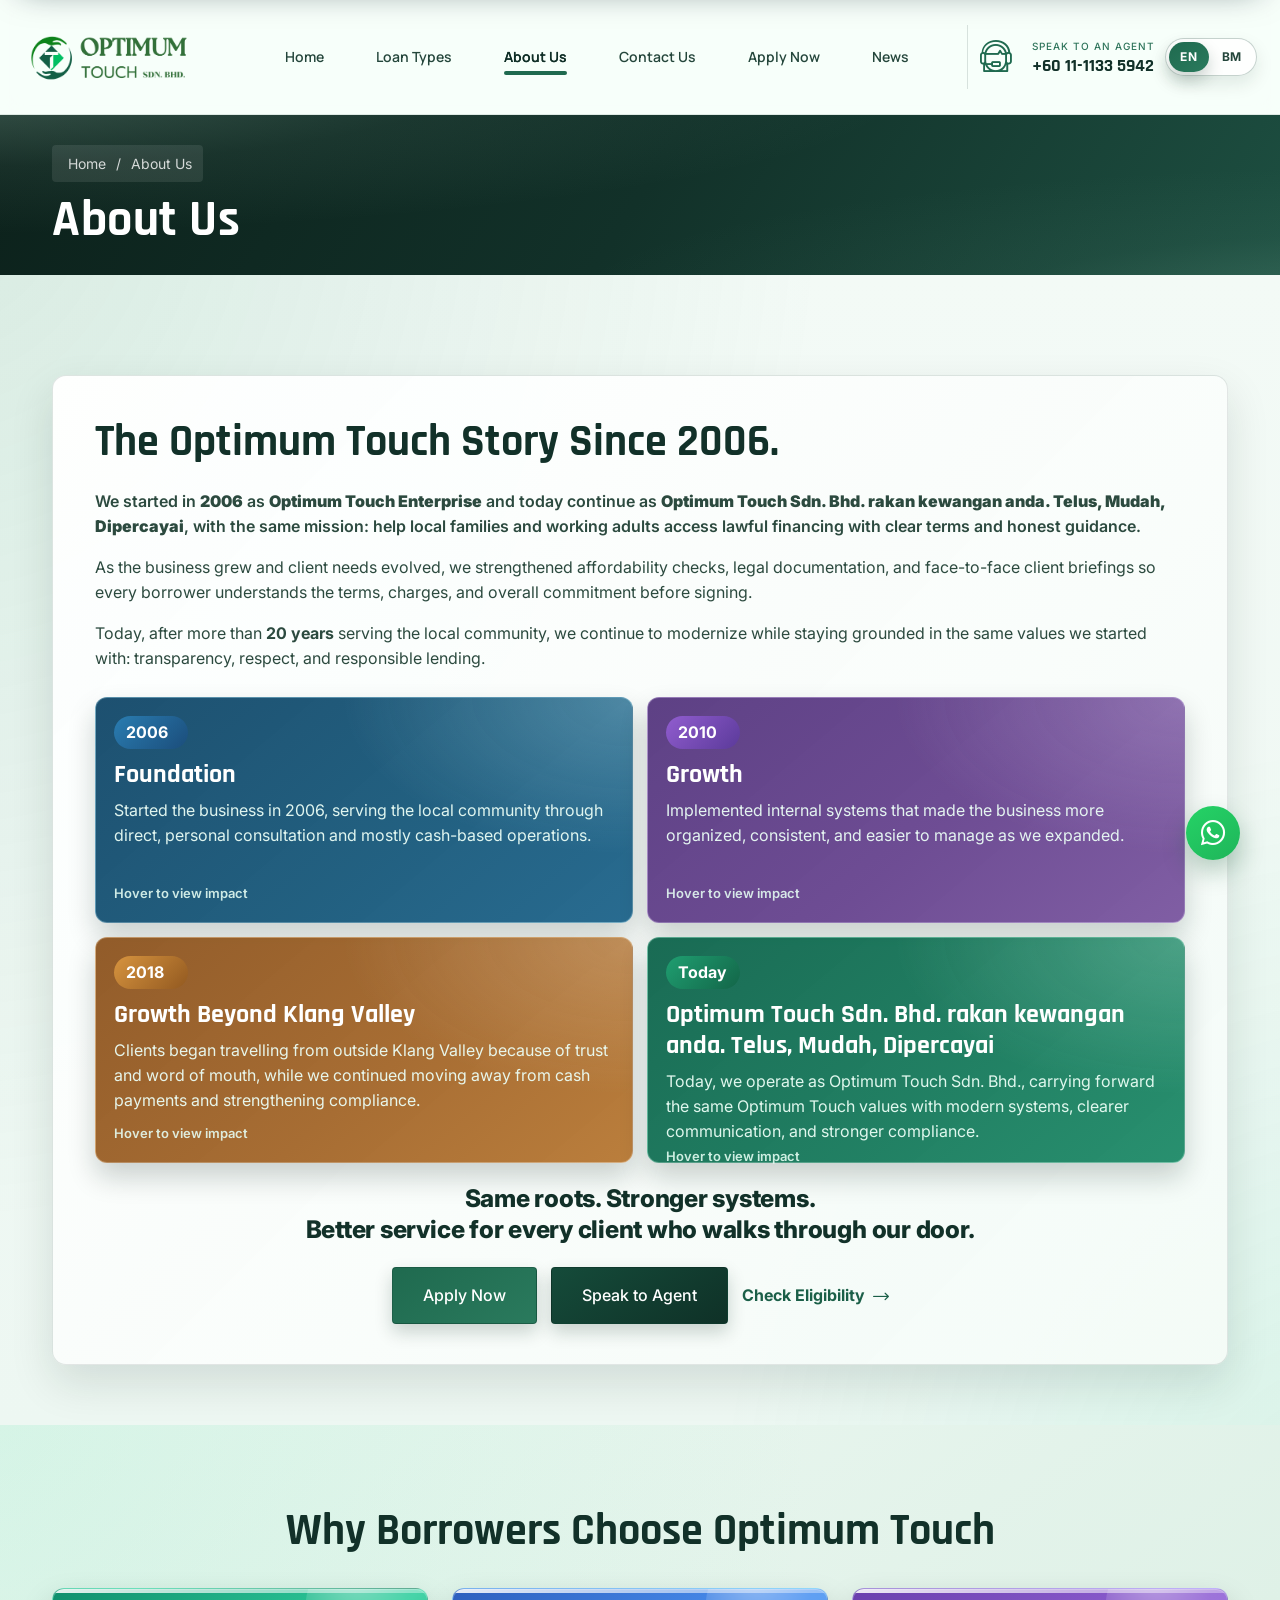
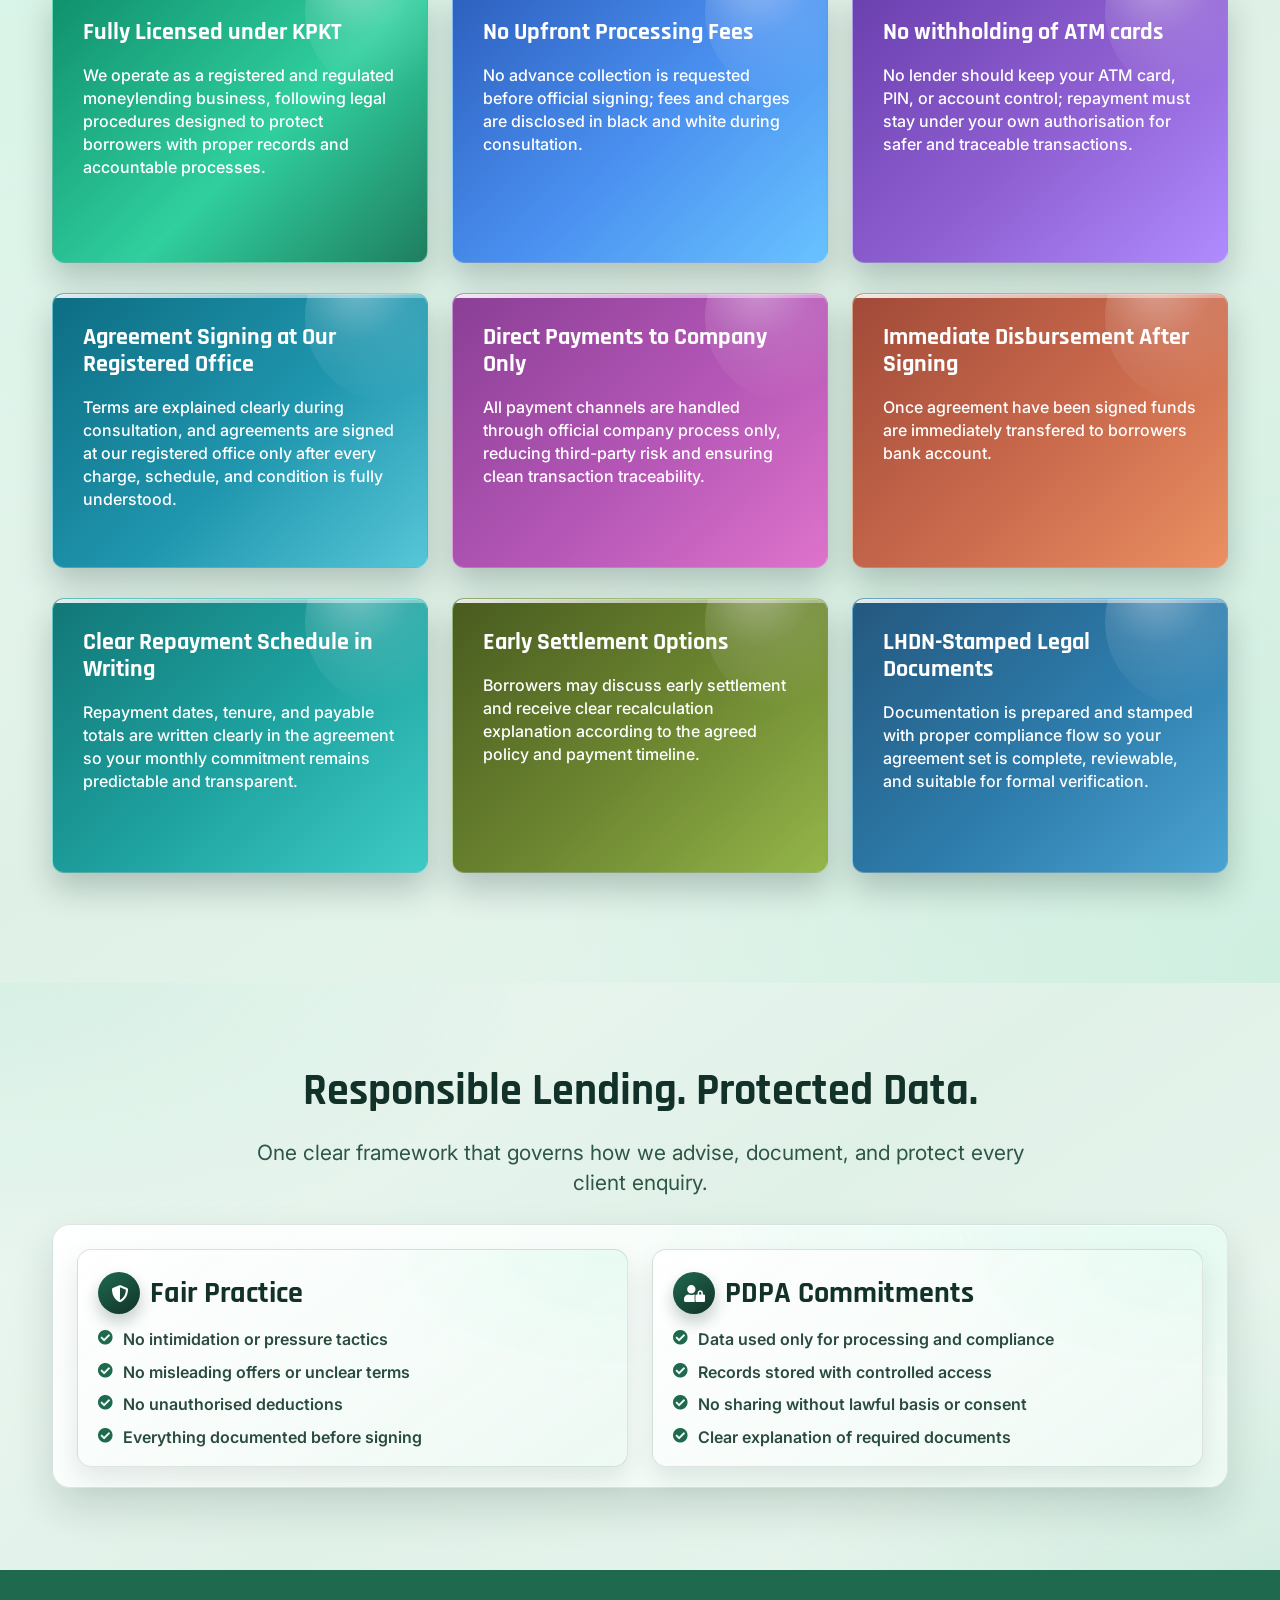
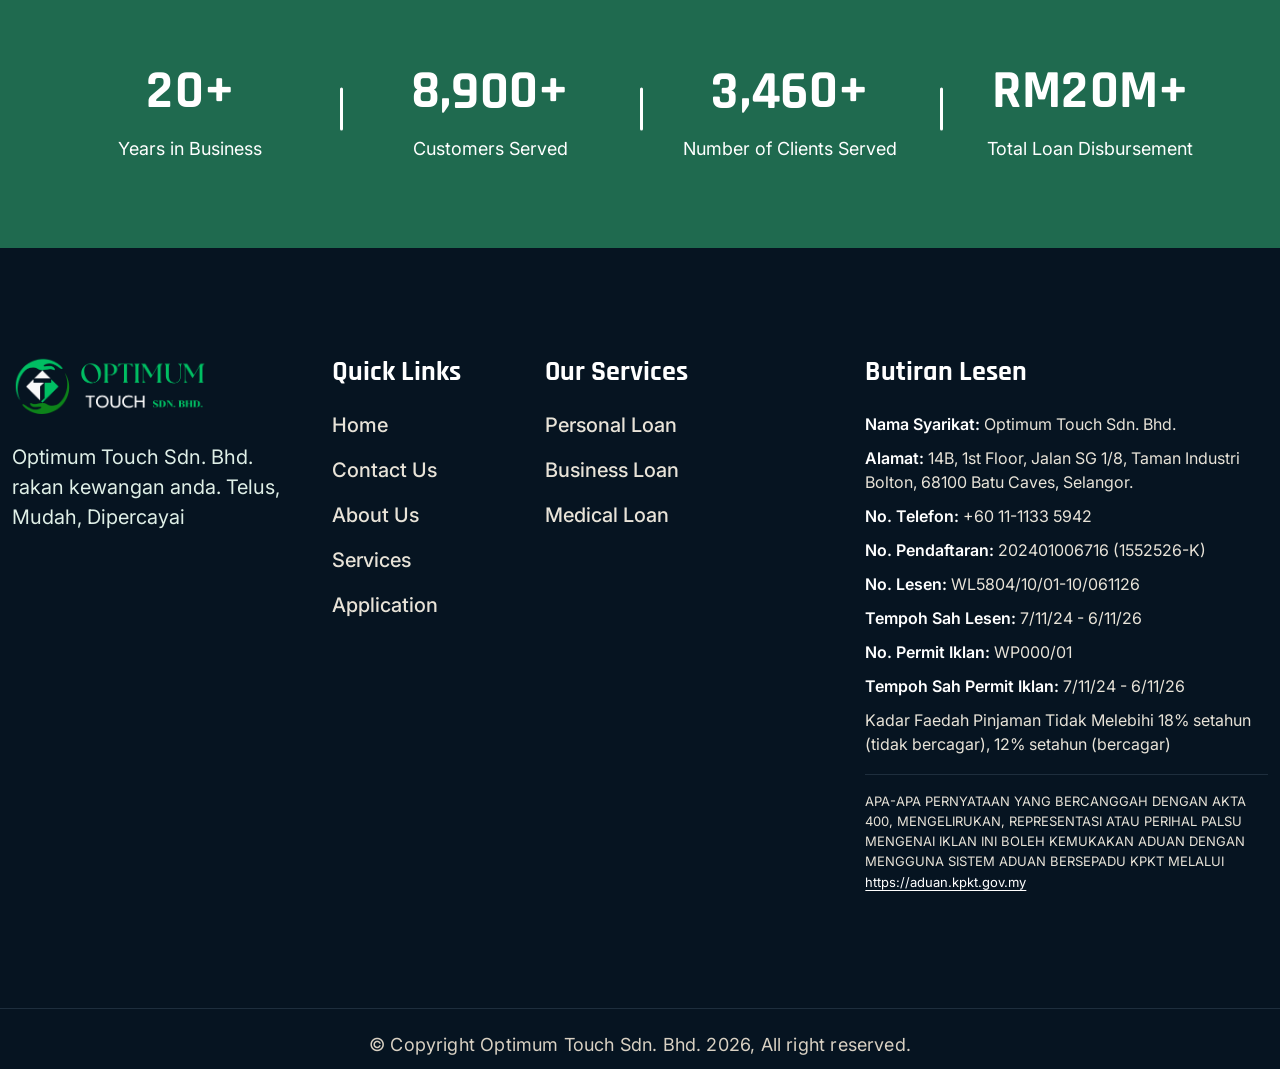
<file: about.html>
<!DOCTYPE html>
<html lang="en">

<head>
    <meta charset="UTF-8">
    <meta name="viewport" content="width=device-width, initial-scale=1.0">
    <title>About Us Page | Optimum Touch Enterprise</title>
    <!-- favicons Icons -->
    <link rel="apple-touch-icon" sizes="180x180" href="assets/images/favicon.png">
    <link rel="icon" type="image/png" sizes="32x32" href="assets/images/favicon.png">
    <link rel="icon" type="image/png" sizes="16x16" href="assets/images/favicon.png">
    <link rel="manifest" href="assets/images/favicons/site.webmanifest">
    <meta name="description" content="Optimum Touch Enterprise (Registration No. 001620733-P), a Malaysia-registered company with money lending services among its business activities.">

    <!-- fonts -->
    <link
        href="https://fonts.googleapis.com/css2?family=Rubik:ital,wght@0,300;0,400;0,500;0,600;0,700;0,800;0,900;1,300;1,400;1,500;1,600;1,700;1,800;1,900&display=swap"
        rel="stylesheet">

    <link rel="stylesheet" href="assets/css/bootstrap.min.css">
    <link rel="stylesheet" href="assets/css/fontawesome-all.min.css">
    <link rel="stylesheet" href="assets/css/swiper.min.css">
    <link rel="stylesheet" href="assets/css/animate.min.css">
    <link rel="stylesheet" href="assets/css/pylon-icons.css">
    <link rel="stylesheet" href="assets/css/odometer.min.css">
    <link rel="stylesheet" href="assets/css/magnific-popup.css">
    <link rel="stylesheet" href="assets/css/bootstrap-select.min.css">
    <link rel="stylesheet" href="assets/css/nouislider.min.css">
    <link rel="stylesheet" href="assets/css/nouislider.pips.css">

    <!-- site styles -->
    <link rel="stylesheet" href="assets/css/main.css?v=20260506-01">
</head>

<body>
    <div class="preloader" aria-hidden="true"></div><!-- /.preloader -->
    <div class="page-wrapper">
        <header class="main-header">
            <div class="topbar">
                <div class="container">
                    <div class="topbar__left">
                        <div class="topbar__social">
                            <a href="contact.html" class="fab fa-facebook-square"></a>
                            <a href="contact.html" class="fab fa-twitter"></a>
                            <a href="contact.html" class="fab fa-pinterest-p"></a>
                            <a href="contact.html" class="fab fa-instagram"></a>
                        </div><!-- /.topbar__social -->
                        <a href="about.html">Company Profile</a>
                        <a href="news.html">Company News</a>
                        <a href="faq.html">FAQs</a>
                    </div><!-- /.topbar__left -->
                    <div class="topbar__right">
                        <a href="mailto:support@creditoptimum.com"><i class="pylon-icon-email1"></i>support@creditoptimum.com</a>
                        <a href="contact.html"><i class="pylon-icon-clock2"></i>Walk in by appointment only.</a>
                    </div><!-- /.topbar__right -->
                </div><!-- /.container -->
            </div><!-- /.topbar -->
            <nav class="main-menu">
                <div class="container">
                    <div class="logo-box">
                        <a href="index.html" aria-label="logo image"><img src="assets/images/logo/Logo_light_thick.png" width="155"
                                alt=""></a>
                        <span class="fa fa-bars mobile-nav__toggler"></span>
                    </div><!-- /.logo-box -->
                                        <ul class="main-menu__list">
                        <li>
                            <a href="index.html">Home</a>
                        </li>
                        <li>
                            <a href="services.html">Loan Types</a>
                        </li>
                        <li>
                            <a href="about.html">About Us</a>
                        </li>
                        <li>
                            <a href="contact.html">Contact Us</a>
                        </li>
                        <li>
                            <a href="apply-now.html">Apply Now</a>
                        </li>
                        <li>
                            <a href="news.html">News</a>
                        </li>
                    </ul>
                    <!-- /.main-menu__list -->

                    <div class="main-header__info">
                        <div class="main-header__info-phone">
                            <i class="pylon-icon-tech-support"></i>
                            <div class="main-header__info-phone-content">
                                <span>Speak to an Agent</span>
                                <h3><a href="tel:+60111135942">+60 11-1133 5942</a></h3>
                            </div><!-- /.main-header__info-phone-content -->
                        </div><!-- /.main-header__info-phone -->
                    </div><!-- /.main-header__info -->
                </div><!-- /.container -->
            </nav>
            <!-- /.main-menu -->
        </header><!-- /.main-header -->

        <div class="stricky-header stricked-menu main-menu">
            <div class="sticky-header__content"></div><!-- /.sticky-header__content -->
        </div><!-- /.stricky-header -->

        <section class="page-header">
            <div class="page-header__bg"
                style="background-image: url(assets/images/backgrounds/page-header-bg-1-1.jpg);"></div>
            <!-- /.page-header__bg -->
            <div class="container">
                <ul class="thm-breadcrumb list-unstyled">
                    <li><a href="index.html">Home</a></li>
                    <li>/</li>
                    <li><span>About Us</span></li>
                </ul><!-- /.thm-breadcrumb list-unstyled -->
                <h2>About Us</h2>
            </div><!-- /.container -->
        </section><!-- /.page-header -->

        <section class="about-three about-story">
            <div class="container">
                <div class="row">
                    <div class="col-lg-12">
                        <div class="about-story__panel">
                            <div class="block-title text-left">
                                <p>Our Story</p>
                                <h2 data-bm="Optimum Touch Sdn. Bhd. Sejak 2006">The Optimum Touch Story Since 2006.</h2>
                            </div><!-- /.block-title -->
                            <p class="about-story__lead" data-bm="Sejak 2006, Optimum Touch Sdn. Bhd. telah berdiri teguh membantu rakyat Malaysia — terutama keluarga biasa dan golongan bekerja — mendapatkan pembiayaan yang halal prosesnya, jelas syaratnya, dan mudah difahami oleh sesiapa sahaja.">We started in <strong>2006</strong> as <strong>Optimum Touch Enterprise</strong> and today continue as <strong>Optimum Touch Sdn. Bhd. rakan kewangan anda. Telus, Mudah, Dipercayai</strong>, with the same mission: help local families and working adults access lawful financing with clear terms and honest guidance.</p>
                            <p class="block-text" data-bm="Kami tahu keperluan pelanggan berubah dari masa ke masa. Sebab itulah kami sentiasa mempertingkatkan cara kami menilai kemampuan bayaran, menyediakan dokumentasi yang kukuh dari segi undang-undang, dan mengambil masa untuk duduk bersama pelanggan — terang menerang, soal menyoal — sehinggalah mereka benar-benar selesa dan faham sebelum membuat sebarang komitmen.">As the business grew and client needs evolved, we strengthened affordability checks, legal documentation, and face-to-face client briefings so every borrower understands the terms, charges, and overall commitment before signing.</p>
                            <p class="block-text" data-bm="Setelah lebih 18 tahun bersama pelanggan dari pelbagai lapisan masyarakat, semangat kami masih sama. Kami terus komited untuk memastikan setiap urusan berjalan dengan telus, mudah difahami, dan yang paling penting — boleh dipercayai sepenuhnya.">Today, after more than <strong>20 years</strong> serving the local community, we continue to modernize while staying grounded in the same values we started with: transparency, respect, and responsible lending.</p>
                            <div class="about-story__timeline">
                                <div class="about-story__milestone about-story__milestone--foundation">
                                    <div class="about-story__milestone-inner">
                                        <div class="about-story__milestone-face about-story__milestone-face--front">
                                            <span class="about-story__year">2006</span>
                                            <h3>Foundation</h3>
                                            <p>Started the business in 2006, serving the local community through direct, personal consultation and mostly cash-based operations.</p>
                                            <span class="about-story__milestone-hint">Hover to view impact</span>
                                        </div>
                                        <div class="about-story__milestone-face about-story__milestone-face--back">
                                            <h3>What This Built</h3>
                                            <ul class="list-unstyled about-story__milestone-list">
                                                <li>Trust grew within the local community.</li>
                                                <li>Responsible lending became a driving force.</li>
                                                <li>Face-to-face term explanation became part of every case.</li>
                                            </ul>
                                        </div>
                                    </div>
                                </div>
                                <div class="about-story__milestone about-story__milestone--workflow">
                                    <div class="about-story__milestone-inner">
                                        <div class="about-story__milestone-face about-story__milestone-face--front">
                                            <span class="about-story__year">2010</span>
                                            <h3>Growth</h3>
                                            <p>Implemented internal systems that made the business more organized, consistent, and easier to manage as we expanded.</p>
                                            <span class="about-story__milestone-hint">Hover to view impact</span>
                                        </div>
                                        <div class="about-story__milestone-face about-story__milestone-face--back">
                                            <h3>What Improved</h3>
                                            <ul class="list-unstyled about-story__milestone-list">
                                                <li>Case handling became more organized.</li>
                                                <li>Documentation and follow-up became more consistent.</li>
                                                <li>Daily operations became more structured as the business grew.</li>
                                            </ul>
                                        </div>
                                    </div>
                                </div>
                                <div class="about-story__milestone about-story__milestone--compliance">
                                    <div class="about-story__milestone-inner">
                                        <div class="about-story__milestone-face about-story__milestone-face--front">
                                            <span class="about-story__year">2018</span>
                                            <h3>Growth Beyond Klang Valley</h3>
                                            <p>Clients began travelling from outside Klang Valley because of trust and word of mouth, while we continued moving away from cash payments and strengthening compliance.</p>
                                            <span class="about-story__milestone-hint">Hover to view impact</span>
                                        </div>
                                        <div class="about-story__milestone-face about-story__milestone-face--back">
                                            <h3>What Changed</h3>
                                            <ul class="list-unstyled about-story__milestone-list">
                                                <li>Compliance standards became stronger across operations.</li>
                                                <li>Payment handling moved further away from cash-based collection.</li>
                                                <li>Client briefings became clearer and more educational.</li>
                                            </ul>
                                        </div>
                                    </div>
                                </div>
                                <div class="about-story__milestone about-story__milestone--today">
                                    <div class="about-story__milestone-inner">
                                        <div class="about-story__milestone-face about-story__milestone-face--front">
                                            <span class="about-story__year" data-bm="2026">Today</span>
                                            <h3>Optimum Touch Sdn. Bhd. rakan kewangan anda. Telus, Mudah, Dipercayai</h3>
                                            <p data-bm="Kami beroperasi sebagai Optimum Touch Sdn. Bhd., meneruskan nilai Optimum Touch yang sama dengan sistem moden, komunikasi yang lebih jelas dan pematuhan yang lebih kukuh.">Today, we operate as Optimum Touch Sdn. Bhd., carrying forward the same Optimum Touch values with modern systems, clearer communication, and stronger compliance.</p>
                                            <span class="about-story__milestone-hint">Hover to view impact</span>
                                        </div>
                                        <div class="about-story__milestone-face about-story__milestone-face--back">
                                            <h3>Current Standard</h3>
                                            <ul class="list-unstyled about-story__milestone-list">
                                                <li>Faster response flow without sacrificing documentation quality.</li>
                                                <li>Traditional trust is retained with cleaner modern execution.</li>
                                                <li>Client communication is more proactive across each stage.</li>
                                            </ul>
                                        </div>
                                    </div>
                                </div>
                            </div>
                            <p class="about-story__closing" data-bm="Akar yang teguh, sistem yang lebih dipercayai">Same roots. Stronger systems.<br>Better service for every client who walks through our door.</p>
                            <div class="about-story__actions">
                                <a href="apply-now.html" class="thm-btn">Apply Now</a>
                                <a href="https://wa.me/60111135942?text=Hi%20Optimum%20Touch%20team%2C%20I%20am%20from%20your%20About%20page%20and%20I%20would%20like%20to%20speak%20to%20an%20agent." class="thm-btn about-story__btn-alt" target="_blank" rel="noopener noreferrer" data-bm="Hubungi Pakar Kami">Speak to Agent</a>
                                <a href="loan-eligibility.html" class="about-story__link">Check Eligibility <i class="pylon-icon-right-arrow"></i></a>
                            </div>
                        </div>
                    </div><!-- /.col-lg-12 -->
                </div><!-- /.row -->
            </div><!-- /.container -->
        </section>
<!-- /.about-three -->

        <section class="why-choose-one why-choose-one--glass" id="why-choose-detailed">
            <div class="container">
                <div class="block-title text-center">
                    <p>Why Choose Us</p>
                    <h2>Why Borrowers Choose Optimum Touch</h2>
                </div><!-- /.block-title -->
                <div class="row">
                    <div class="col-lg-4 col-md-6">
                        <div class="service-one__card">
                            <div class="service-one__content">
                                <h3><a href="news-details.html?post=1">Fully Licensed under KPKT</a></h3>
                                <p>We operate as a registered and regulated moneylending business, following legal procedures designed to protect borrowers with proper records and accountable processes.</p>
                            </div>
                        </div>
                    </div>
                    <div class="col-lg-4 col-md-6">
                        <div class="service-one__card">
                            <div class="service-one__content">
                                <h3><a href="faq.html">No Upfront Processing Fees</a></h3>
                                <p>No advance collection is requested before official signing; fees and charges are disclosed in black and white during consultation.</p>
                            </div>
                        </div>
                    </div>
                    <div class="col-lg-4 col-md-6">
                        <div class="service-one__card">
                            <div class="service-one__content">
                                <h3><a href="services.html">No withholding of ATM cards</a></h3>
                                <p>No lender should keep your ATM card, PIN, or account control; repayment must stay under your own authorisation for safer and traceable transactions.</p>
                            </div>
                        </div>
                    </div>
                    <div class="col-lg-4 col-md-6">
                        <div class="service-one__card">
                            <div class="service-one__content">
                                <h3><a href="contact.html">Agreement Signing at Our Registered Office</a></h3>
                                <p>Terms are explained clearly during consultation, and agreements are signed at our registered office only after every charge, schedule, and condition is fully understood.</p>
                            </div>
                        </div>
                    </div>
                    <div class="col-lg-4 col-md-6">
                        <div class="service-one__card">
                            <div class="service-one__content">
                                <h3><a href="services.html">Direct Payments to Company Only</a></h3>
                                <p>All payment channels are handled through official company process only, reducing third-party risk and ensuring clean transaction traceability.</p>
                            </div>
                        </div>
                    </div>
                    <div class="col-lg-4 col-md-6">
                        <div class="service-one__card">
                            <div class="service-one__content">
                                <h3><a href="apply-now.html">Immediate Disbursement After Signing</a></h3>
                                <p>Once agreement have been signed funds are immediately transfered to borrowers bank account.</p>
                            </div>
                        </div>
                    </div>
                    <div class="col-lg-4 col-md-6">
                        <div class="service-one__card">
                            <div class="service-one__content">
                                <h3>Clear Repayment Schedule in Writing</h3>
                                <p>Repayment dates, tenure, and payable totals are written clearly in the agreement so your monthly commitment remains predictable and transparent.</p>
                            </div>
                        </div>
                    </div>
                    <div class="col-lg-4 col-md-6">
                        <div class="service-one__card">
                            <div class="service-one__content">
                                <h3><a href="services.html">Early Settlement Options</a></h3>
                                <p>Borrowers may discuss early settlement and receive clear recalculation explanation according to the agreed policy and payment timeline.</p>
                            </div>
                        </div>
                    </div>
                    <div class="col-lg-4 col-md-6">
                        <div class="service-one__card">
                            <div class="service-one__content">
                                <h3><a href="services.html">LHDN-Stamped Legal Documents</a></h3>
                                <p>Documentation is prepared and stamped with proper compliance flow so your agreement set is complete, reviewable, and suitable for formal verification.</p>
                            </div>
                        </div>
                    </div>
                </div>
            </div><!-- /.container -->
        </section>
<!-- /.testimonials-one -->


        <section class="trust-pdpa trust-pdpa--premium">
            <div class="container">
                <div class="block-title text-center">
                    <p>Trust Standards</p>
                    <h2>Responsible Lending. Protected Data.</h2>
                </div>
                <p class="trust-pdpa__intro text-center">One clear framework that governs how we advise, document, and protect every client enquiry.</p>
                <div class="trust-pdpa__panel">
                    <div class="row">
                        <div class="col-lg-6">
                            <div class="trust-pdpa__card">
                                <h3><i class="fas fa-shield-alt"></i> Fair Practice</h3>
                                <ul class="list-unstyled trust-pdpa__list">
                                    <li><i class="fas fa-check-circle"></i><span>No intimidation or pressure tactics</span></li>
                                    <li><i class="fas fa-check-circle"></i><span>No misleading offers or unclear terms</span></li>
                                    <li><i class="fas fa-check-circle"></i><span>No unauthorised deductions</span></li>
                                    <li><i class="fas fa-check-circle"></i><span>Everything documented before signing</span></li>
                                </ul>
                            </div>
                        </div>
                        <div class="col-lg-6">
                            <div class="trust-pdpa__card">
                                <h3><i class="fas fa-user-lock"></i> PDPA Commitments</h3>
                                <ul class="list-unstyled trust-pdpa__list">
                                    <li><i class="fas fa-check-circle"></i><span>Data used only for processing and compliance</span></li>
                                    <li><i class="fas fa-check-circle"></i><span>Records stored with controlled access</span></li>
                                    <li><i class="fas fa-check-circle"></i><span>No sharing without lawful basis or consent</span></li>
                                    <li><i class="fas fa-check-circle"></i><span>Clear explanation of required documents</span></li>
                                </ul>
                            </div>
                        </div>
                    </div>
                </div>
            </div><!-- /.container -->
        </section>
<!-- /.video-two -->

        <section class="funfact-one">
            <div class="funfact-one__bg" style="background-image: url(assets/images/backgrounds/funfact-bg-1-1.jpg);">
            </div><!-- /.funfact-one__bg -->
            <div class="container">
                <div class="row">
                    <div class="col-md-6 col-lg-3">
                        <div class="funfact-one__box">
                            <h3><span class="odometer" data-count="20">00</span>+</h3>
                            <p>Years in Business</p>
                        </div><!-- /.funfact-one__box -->
                    </div><!-- /.col-md-6 col-lg-3 -->
                    <div class="col-md-6 col-lg-3">
                        <div class="funfact-one__box">
                            <h3><span class="odometer" data-count="8900">00</span>+</h3>
                            <p>Customers Served</p>
                        </div><!-- /.funfact-one__box -->
                    </div><!-- /.col-md-6 col-lg-3 -->
                    <div class="col-md-6 col-lg-3">
                        <div class="funfact-one__box">
                            <h3><span class="odometer" data-count="3460">00</span>+</h3>
                            <p>Number of Clients Served</p>
                        </div><!-- /.funfact-one__box -->
                    </div><!-- /.col-md-6 col-lg-3 -->
                    <div class="col-md-6 col-lg-3">
                        <div class="funfact-one__box">
                            <h3>RM<span class="odometer" data-count="20">00</span>M+</h3>
                            <p>Total Loan Disbursement</p>
                        </div><!-- /.funfact-one__box -->
                    </div><!-- /.col-md-6 col-lg-3 -->
                </div><!-- /.row -->
            </div><!-- /.container -->
        </section><!-- /.funfact-one -->
<footer class="site-footer site-footer--rg-style">
            <div class="container">
                <div class="row justify-content-between footer-rg__grid">
                    <div class="col-lg-3 col-sm-6 footer-rg__brand-col">
                        <div class="footer-widget footer-widget__about footer-rg__brand">
                            <a href="index.html" class="footer-rg__logo-link" aria-label="Optimum Touch home">
                                <img src="assets/images/logo/logo-dark.png" width="232" alt="Optimum Touch Sdn. Bhd. logo">
                            </a>
                            <p class="footer-widget__about-text footer-rg__tagline" data-bm="Optimum Touch Sdn. Bhd. rakan kewangan anda. Telus, Mudah, Dipercayai">Optimum Touch Sdn. Bhd. rakan kewangan anda. Telus, Mudah, Dipercayai</p>
                        </div><!-- /.footer-widget footer-widget__about -->
                    </div><!-- /.col-lg-3 -->
                    <div class="col-lg-2 col-sm-6 footer-rg__links-col">
                        <div class="footer-widget footer-widget__link footer-rg__links">
                            <h3 class="footer-widget__title" data-bm="Pautan Pantas">Quick Links</h3>
                            <ul class="list-unstyled footer-widget__link-list">
                                <li><a href="index.html" data-bm="Laman Utama">Home</a></li>
                                <li><a href="contact.html" data-bm="Hubungi Kami">Contact Us</a></li>
                                <li><a href="about.html" data-bm="Tentang Kami">About Us</a></li>
                                <li><a href="services.html" data-bm="Perkhidmatan">Services</a></li>
                                <li><a href="apply-now.html" data-bm="Permohonan">Application</a></li>
                            </ul><!-- /.list-unstyled -->
                        </div><!-- /.footer-widget -->
                    </div><!-- /.col-lg-2 -->
                    <div class="col-lg-3 col-sm-6 footer-rg__services-col">
                        <div class="footer-widget footer-widget__link footer-rg__links footer-rg__services">
                            <h3 class="footer-widget__title" data-bm="Perkhidmatan Kami">Our Services</h3>
                            <ul class="list-unstyled footer-widget__link-list">
                                <li><a href="service-details.html?service=personal#loan-personal" data-bm="Pinjaman Peribadi">Personal Loan</a></li>
                                <li><a href="service-details.html?service=business#loan-business" data-bm="Pinjaman Perniagaan">Business Loan</a></li>
                                <li><a href="service-details.html?service=medical#loan-medical" data-bm="Pinjaman Perubatan">Medical Loan</a></li>
                            </ul><!-- /.list-unstyled -->
                        </div><!-- /.footer-widget -->
                    </div><!-- /.col-lg-3 -->
                    <div class="col-lg-4 col-sm-6 footer-rg__license-col">
                        <div class="footer-widget footer-widget__contact footer-widget__compliance footer-rg__license">
                            <h3 data-bm="Butiran Lesen">Butiran Lesen</h3>
                            <div class="footer-rg__license-list footer-rg__license-list--compliance" data-no-translate="true">
                                <p><strong>Nama Syarikat:</strong> Optimum Touch Sdn. Bhd.</p>
                                <p><strong>Alamat:</strong> 14B, 1st Floor, Jalan SG 1/8, Taman Industri Bolton, 68100 Batu Caves, Selangor.</p>
                                <p><strong>No. Telefon:</strong> +60 11-1133 5942</p>
                                <p><strong>No. Pendaftaran:</strong> 202401006716 (1552526-K)</p>
                                <p><strong>No. Lesen:</strong> WL5804/10/01-10/061126</p>
                                <p><strong>Tempoh Sah Lesen:</strong> 7/11/24 - 6/11/26</p>
                                <p><strong>No. Permit Iklan:</strong> WP000/01</p>
                                <p><strong>Tempoh Sah Permit Iklan:</strong> 7/11/24 - 6/11/26</p>
                                <p>Kadar Faedah Pinjaman Tidak Melebihi 18% setahun (tidak bercagar), 12% setahun (bercagar)</p>
                                <p class="footer-rg__kpkt-notice">APA-APA PERNYATAAN YANG BERCANGGAH DENGAN AKTA 400, MENGELIRUKAN, REPRESENTASI ATAU PERIHAL PALSU MENGENAI IKLAN INI BOLEH KEMUKAKAN ADUAN DENGAN MENGGUNA SISTEM ADUAN BERSEPADU KPKT MELALUI <a href="https://aduan.kpkt.gov.my" target="_blank" rel="noopener noreferrer">https://aduan.kpkt.gov.my</a></p>
                            </div>
                        </div><!-- /.footer-widget footer-widget__contact -->
                    </div><!-- /.col-lg-4 -->
                </div><!-- /.row -->
            </div><!-- /.container -->
        </footer><!-- /.site-footer -->
        <div class="bottom-footer bottom-footer--rg-style">
            <div class="container">
                <p data-bm="Hak cipta Optimum Touch Sdn. Bhd. 2026, Hak terpelihara">&copy; Copyright Optimum Touch Sdn. Bhd. 2026, All right reserved.</p>
            </div><!-- /.container -->
        </div><!-- /.bottom-footer -->

    </div><!-- /.page-wrapper -->


    <div class="mobile-nav__wrapper">
        <div class="mobile-nav__overlay mobile-nav__toggler"></div>
        <!-- /.mobile-nav__overlay -->
        <div class="mobile-nav__content">
            <span class="mobile-nav__close mobile-nav__toggler"></span>

            <div class="logo-box">
                <a href="index.html" aria-label="logo image"><img src="assets/images/logo/Logo_light_thick.png" width="155"
                        alt="" /></a>
            </div>
            <!-- /.logo-box -->
            <div class="mobile-nav__container"></div>
            <!-- /.mobile-nav__container -->

                        <ul class="mobile-nav__contact list-unstyled">
                <li>
                    <i class="pylon-icon-email1"></i>
                    <a href="mailto:support@creditoptimum.com">support@creditoptimum.com</a>
                </li>
                <li>
                    <i class="pylon-icon-telephone"></i>
                    <a href="tel:+60111135942">+60 11-1133 5942</a>
                </li>
                <li>
                    <i class="pylon-icon-clock2"></i>
                    <a href="contact.html">Walk in by appointment only.</a>
                </li>
                <li>
                    <i class="pylon-icon-pin1"></i>
                    <a href="https://www.google.com/maps?q=Optimum+Touch+Enterprise%2C+14B%2C+1st+Floor%2C+Jalan+SG+1%2F8%2C+Taman+Industri+Bolton%2C+68100+Batu+Caves%2C+Selangor" target="_blank" rel="noopener">14B, 1st Floor, Jalan SG 1/8, Taman Industri Bolton, 68100 Batu Caves, Selangor.</a>
                </li>
            </ul><!-- /.mobile-nav__contact -->
            <div class="mobile-nav__top">
                <div class="mobile-nav__language">
                    <img src="assets/images/resources/flag-1-1.jpg" alt="">
                    <label class="sr-only" for="language-select">select language</label>
                    <!-- /#language-select.sr-only -->
                    <select class="selectpicker" id="language-select">
                        <option value="english">English</option>
                        <option value="bahasa">Bahasa Melayu</option>
                    </select>
                </div><!-- /.mobile-nav__language -->
                <div class="mobile-nav__social">
                    <a href="contact.html" aria-label="twitter"><i class="fab fa-twitter"></i></a>
                    <a href="contact.html" aria-label="facebook"><i class="fab fa-facebook-square"></i></a>
                    <a href="contact.html" aria-label="pinterest"><i class="fab fa-pinterest-p"></i></a>
                    <a href="contact.html" aria-label="instagram"><i class="fab fa-instagram"></i></a>
                </div><!-- /.mobile-nav__social -->
            </div><!-- /.mobile-nav__top -->



        </div>
        <!-- /.mobile-nav__content -->
    </div>
    <!-- /.mobile-nav__wrapper -->

    <div class="search-popup">
        <div class="search-popup__overlay search-toggler"></div>
        <!-- /.search-popup__overlay -->
        <div class="search-popup__content">
            <form action="#">
                <label for="search" class="sr-only">search here</label><!-- /.sr-only -->
                <input type="text" id="search" placeholder="Search Here..." />
                <button type="submit" aria-label="search submit" class="thm-btn">
                    <i class="fa fa-search"></i>
                </button>
            </form>
        </div>
        <!-- /.search-popup__content -->
    </div>
    <!-- /.search-popup -->

    <a href="#" data-target="html" class="scroll-to-target scroll-to-top"><i class="fa fa-angle-up"></i></a>


    <script src="assets/js/jquery-3.5.1.min.js"></script>
    <script src="assets/js/bootstrap.bundle.min.js"></script>
    <script src="assets/js/swiper.min.js"></script>
    <script src="assets/js/jquery.ajaxchimp.min.js"></script>
    <script src="assets/js/jquery.magnific-popup.min.js"></script>
    <script src="assets/js/jquery.validate.min.js"></script>
    <script src="assets/js/bootstrap-select.min.js"></script>
    <script src="assets/js/wow.js"></script>
    <script src="assets/js/odometer.min.js"></script>
    <script src="assets/js/jquery.appear.min.js"></script>
    <script src="assets/js/wNumb.min.js"></script>
    <script src="assets/js/nouislider.min.js"></script>

    <!-- site js -->
    <script src="assets/js/theme.js?v=20260506-01"></script>
</body>

</html>
</file>
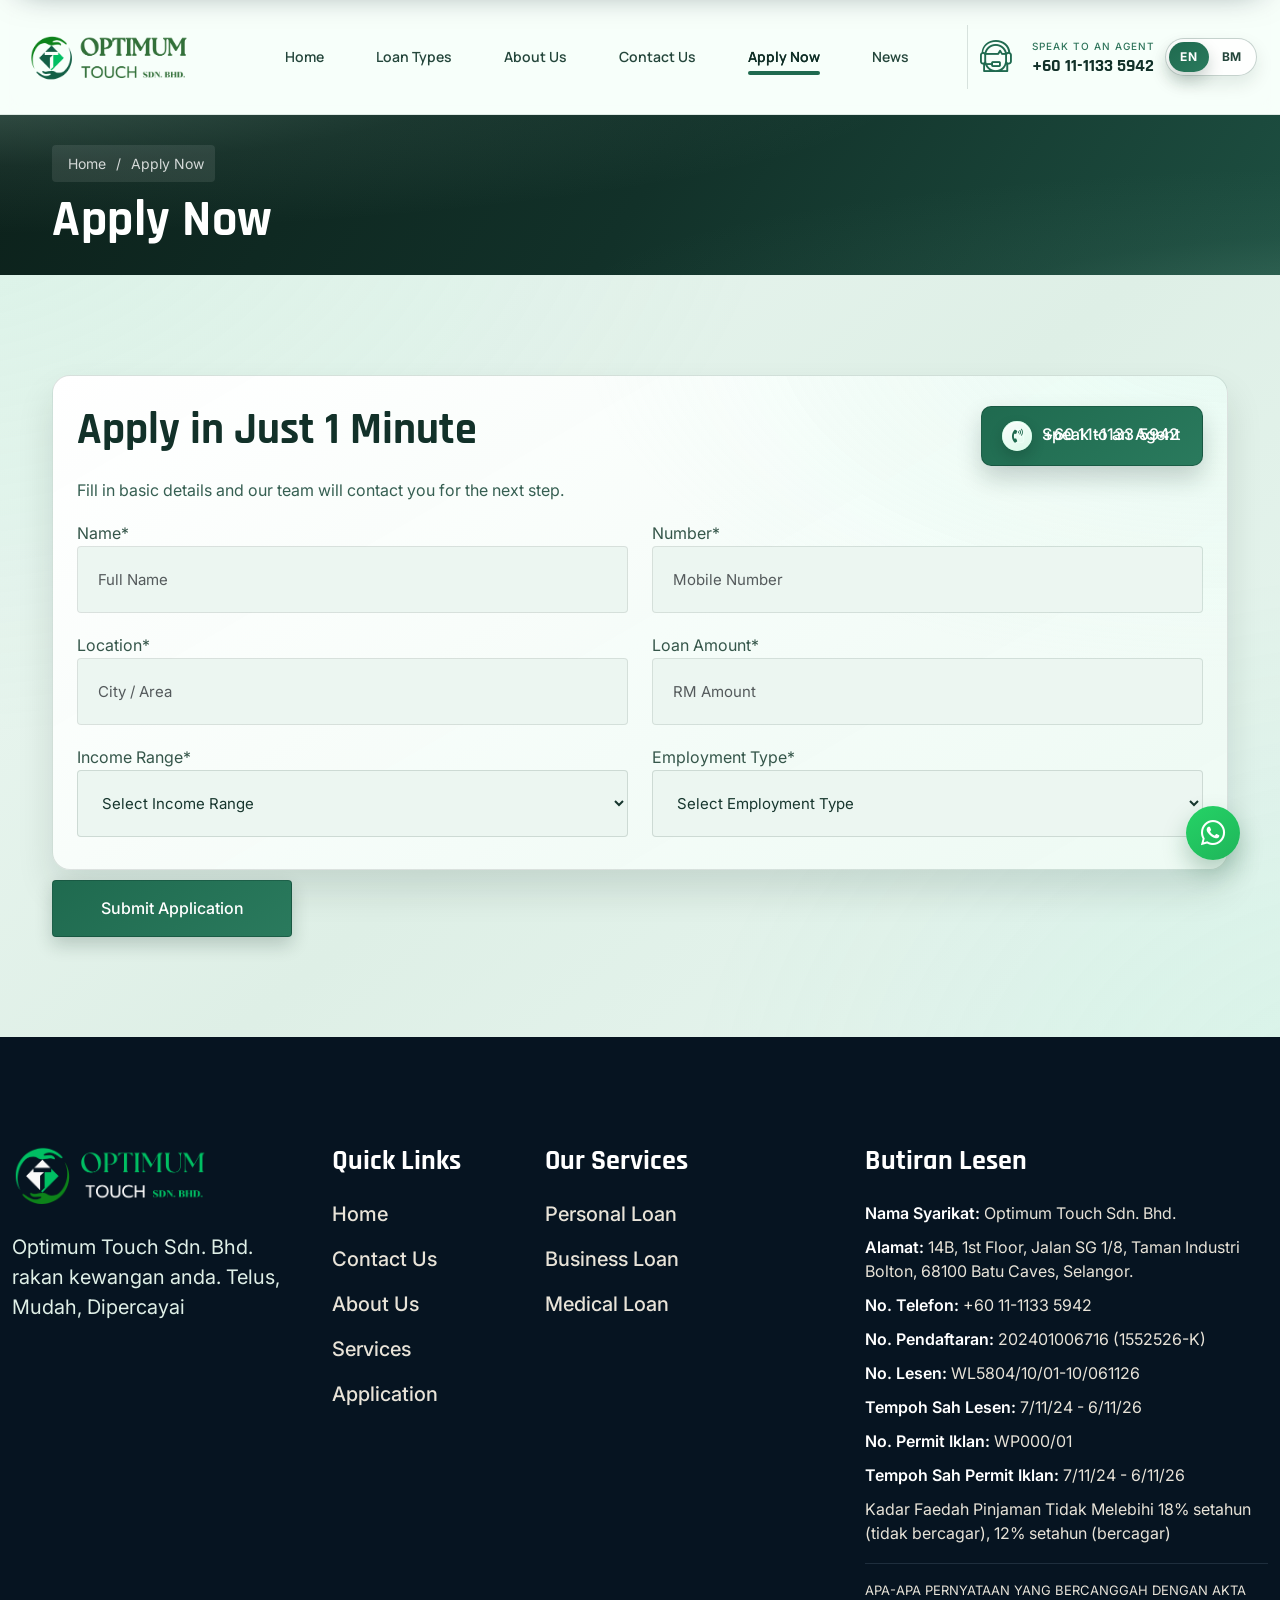
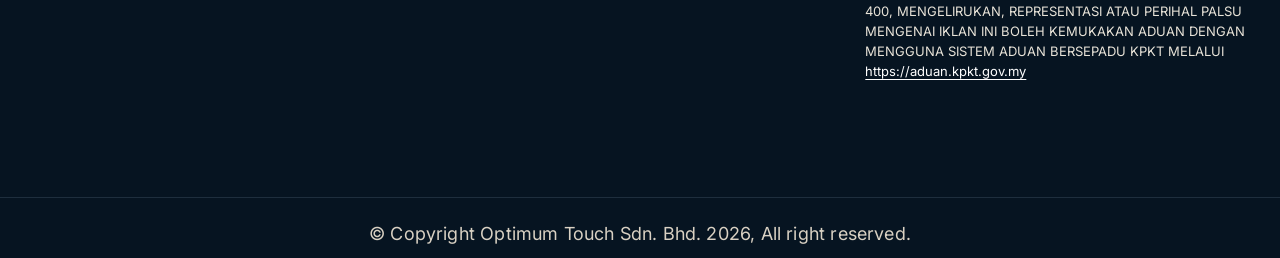
<file: apply-now.html>
<!DOCTYPE html>
<html lang="en">

<head>
    <meta charset="UTF-8">
    <meta name="viewport" content="width=device-width, initial-scale=1.0">
    <title>Apply Now Page | Optimum Touch Enterprise</title>
    <!-- favicons Icons -->
    <link rel="apple-touch-icon" sizes="180x180" href="assets/images/favicon.png">
    <link rel="icon" type="image/png" sizes="32x32" href="assets/images/favicon.png">
    <link rel="icon" type="image/png" sizes="16x16" href="assets/images/favicon.png">
    <meta name="description" content="Optimum Touch Enterprise (Registration No. 001620733-P), a Malaysia-registered company with money lending services among its business activities.">

    <!-- fonts -->
    <link
        href="https://fonts.googleapis.com/css2?family=Rubik:ital,wght@0,300;0,400;0,500;0,600;0,700;0,800;0,900;1,300;1,400;1,500;1,600;1,700;1,800;1,900&display=swap"
        rel="stylesheet">

    <link rel="stylesheet" href="assets/css/bootstrap.min.css">
    <link rel="stylesheet" href="assets/css/fontawesome-all.min.css">
    <link rel="stylesheet" href="assets/css/swiper.min.css">
    <link rel="stylesheet" href="assets/css/animate.min.css">
    <link rel="stylesheet" href="assets/css/pylon-icons.css">
    <link rel="stylesheet" href="assets/css/odometer.min.css">
    <link rel="stylesheet" href="assets/css/magnific-popup.css">
    <link rel="stylesheet" href="assets/css/bootstrap-select.min.css">
    <link rel="stylesheet" href="assets/css/nouislider.min.css">
    <link rel="stylesheet" href="assets/css/nouislider.pips.css">

    <!-- site styles -->
    <link rel="stylesheet" href="assets/css/main.css?v=20260506-01">
</head>

<body class="apply-page">
    <div class="preloader" aria-hidden="true"></div><!-- /.preloader -->
    <div class="page-wrapper">
        <header class="main-header">
            <div class="topbar">
                <div class="container">
                    <div class="topbar__left">
                        <div class="topbar__social">
                            <a href="contact.html" class="fab fa-facebook-square"></a>
                            <a href="contact.html" class="fab fa-twitter"></a>
                            <a href="contact.html" class="fab fa-pinterest-p"></a>
                            <a href="contact.html" class="fab fa-instagram"></a>
                        </div><!-- /.topbar__social -->
                        <a href="about.html">Company Profile</a>
                        <a href="news.html">Company News</a>
                        <a href="faq.html">FAQs</a>
                    </div><!-- /.topbar__left -->
                    <div class="topbar__right">
                        <a href="mailto:support@creditoptimum.com"><i class="pylon-icon-email1"></i>support@creditoptimum.com</a>
                        <a href="contact.html"><i class="pylon-icon-clock2"></i>Walk in by appointment only.</a>
                    </div><!-- /.topbar__right -->
                </div><!-- /.container -->
            </div><!-- /.topbar -->
            <nav class="main-menu">
                <div class="container">
                    <div class="logo-box">
                        <a href="index.html" aria-label="logo image"><img src="assets/images/logo/Logo_light_thick.png" width="155"
                                alt=""></a>
                        <span class="fa fa-bars mobile-nav__toggler"></span>
                    </div><!-- /.logo-box -->
                                        <ul class="main-menu__list">
                        <li>
                            <a href="index.html">Home</a>
                        </li>
                        <li>
                            <a href="services.html">Loan Types</a>
                        </li>
                        <li>
                            <a href="about.html">About Us</a>
                        </li>
                        <li>
                            <a href="contact.html">Contact Us</a>
                        </li>
                        <li>
                            <a href="apply-now.html">Apply Now</a>
                        </li>
                        <li>
                            <a href="news.html">News</a>
                        </li>
                    </ul>
                    <!-- /.main-menu__list -->

                    <div class="main-header__info">
                        <div class="main-header__info-phone">
                            <i class="pylon-icon-tech-support"></i>
                            <div class="main-header__info-phone-content">
                                <span>Speak to an Agent</span>
                                <h3><a href="tel:+60111135942">+60 11-1133 5942</a></h3>
                            </div><!-- /.main-header__info-phone-content -->
                        </div><!-- /.main-header__info-phone -->
                    </div><!-- /.main-header__info -->
                </div><!-- /.container -->
            </nav>
            <!-- /.main-menu -->
        </header><!-- /.main-header -->

        <div class="stricky-header stricked-menu main-menu">
            <div class="sticky-header__content"></div><!-- /.sticky-header__content -->
        </div><!-- /.stricky-header -->

        <section class="page-header">
            <div class="page-header__bg"
                style="background-image: url(assets/images/backgrounds/page-header-bg-1-1.jpg);"></div>
            <!-- /.page-header__bg -->
            <div class="container">
                <ul class="thm-breadcrumb list-unstyled">
                    <li><a href="index.html">Home</a></li>
                    <li>/</li>
                    <li><span>Apply Now</span></li>
                </ul><!-- /.thm-breadcrumb list-unstyled -->
                <h2>Apply Now</h2>
            </div><!-- /.container -->
        </section><!-- /.page-header -->


        <section class="apply-one">
            <div class="container">
                <div class="apply-simple__alert" id="applyFormAlert" role="status" aria-live="polite"></div>
                <form action="apply-now.php" method="post" class="contact-one__form">
                    <div class="contact-one__form-box apply-simple__box">
                        <div class="row">
                            <div class="col-md-12">
                                <div class="apply-simple__header">
                                    <div class="apply-simple__header-copy">
                                        <div class="block-title">
                                            <p class="small-title">Quick Application</p>
                                            <h2 class="title-block">Apply in Just 1 Minute</h2>
                                        </div><!-- /.block-title-->
                                        <p class="apply-simple__intro">Fill in basic details and our team will contact you for the next step.</p>
                                    </div>
                                    <a href="https://wa.me/60111135942?text=Hi%20Optimum%20Touch%20team%2C%20I%20would%20like%20to%20speak%20to%20an%20agent%20about%20my%20loan%20application." class="thm-btn apply-simple__agent-btn" target="_blank" rel="noopener noreferrer" aria-label="Speak to an Agent on WhatsApp">
                                        <span class="apply-simple__agent-icon-rotator" aria-hidden="true">
                                            <i class="apply-simple__agent-icon apply-simple__agent-icon--text fas fa-headset"></i>
                                            <i class="apply-simple__agent-icon apply-simple__agent-icon--phone fas fa-phone-volume"></i>
                                        </span>
                                        <span class="apply-simple__agent-rotator" aria-hidden="true">
                                            <span class="apply-simple__agent-label apply-simple__agent-label--text" data-bm="Hubungi Pakar Kami">Speak to an Agent</span>
                                            <span class="apply-simple__agent-label apply-simple__agent-label--phone" data-bm="Hubungi Pakar Kami">+60 11-1133 5942</span>
                                        </span>
                                    </a>
                                </div>
                            </div><!-- /.col-md-12-->
                        </div><!-- /.row-->

                        <div class="row">
                            <div class="col-md-6">
                                <div class="form-group">
                                    <label>Name*</label>
                                    <input type="text" name="name" class="form-control contact-one__form-input" placeholder="Full Name" required>
                                </div><!-- /.form-group-->
                            </div><!-- /.col-md-6-->
                            <div class="col-md-6">
                                <div class="form-group">
                                    <label data-bm="Nombor HP*">Number*</label>
                                    <input type="tel" name="number" class="form-control contact-one__form-input" placeholder="Mobile Number" required>
                                </div><!-- /.form-group-->
                            </div><!-- /.col-md-6-->
                        </div><!-- /.row-->

                        <div class="row">
                            <div class="col-md-6">
                                <div class="form-group">
                                    <label>Location*</label>
                                    <input type="text" name="location" class="form-control contact-one__form-input" placeholder="City / Area" required>
                                </div><!-- /.form-group-->
                            </div><!-- /.col-md-6-->
                            <div class="col-md-6">
                                <div class="form-group">
                                    <label data-bm="Jumlah Pinjaman*">Loan Amount*</label>
                                    <input type="number" name="loan_amount" class="form-control contact-one__form-input" placeholder="RM Amount" min="2000" max="20000" required>
                                </div><!-- /.form-group-->
                            </div><!-- /.col-md-6-->
                        </div><!-- /.row-->

                        <div class="row">
                            <div class="col-md-6">
                                <div class="form-group">
                                    <label data-bm="Pendapatan bulanan*">Income Range*</label>
                                    <select name="income_range" class="contact-one__form-input custom-select" required>
                                        <option value="" data-bm="Pilih Julat Pendapatan">Select Income Range</option>
                                        <option value="below_2000">Below RM2,000</option>
                                        <option value="2000_3500">RM2,000 - RM3,500</option>
                                        <option value="3501_5000">RM3,501 - RM5,000</option>
                                        <option value="5001_8000">RM5,001 - RM8,000</option>
                                        <option value="above_8000">Above RM8,000</option>
                                    </select>
                                </div><!-- /.form-group-->
                            </div><!-- /.col-md-6-->
                            <div class="col-md-6">
                                <div class="form-group">
                                    <label data-bm="Jenis Pekerjaan*">Employment Type*</label>
                                    <select id="employmentType" name="employment_type" class="contact-one__form-input custom-select" required>
                                        <option value="" data-bm="Pilih Jenis Pekerjaan">Select Employment Type</option>
                                        <option value="government">Government</option>
                                        <option value="private">Private</option>
                                        <option value="self_employed">Self Employed</option>
                                        <option value="business">Business</option>
                                    </select>
                                </div><!-- /.form-group-->
                            </div><!-- /.col-md-6-->
                        </div><!-- /.row-->

                        <div class="row">
                            <div class="col-md-6" id="jobSalaryWrap" style="display:none;">
                                <div class="form-group">
                                    <label data-bm="Pendapatan bulanan*">Salary (In MYR)*</label>
                                    <input type="number" id="jobSalaryMyr" name="salary_myr" class="form-control contact-one__form-input" placeholder="Monthly Salary in MYR" min="1" step="1">
                                </div><!-- /.form-group-->
                            </div><!-- /.col-md-6-->
                        </div><!-- /.row-->

                        <div class="row">
                            <div class="col-md-6" id="jobPeriodWrap" style="display:none;">
                                <div class="form-group">
                                    <label data-bm="Tempoh Kerja (Bulan)*">Job Period (Months)*</label>
                                    <input type="number" id="jobPeriodMonths" name="job_period_months" class="form-control contact-one__form-input" placeholder="Minimum 6 months" min="6">
                                </div><!-- /.form-group-->
                            </div><!-- /.col-md-6-->
                        </div><!-- /.row-->
                    </div><!-- /.contact-one__form-box-->

                    <div class="contact-one__form-submit">
                        <div class="row">
                            <div class="col-md-12">
                                <input type="submit" value="Submit Application" class="thm-btn" data-bm-value="Hantar Permohonan">
                            </div>
                            <!--/.col-md-12-->
                        </div>
                        <!--/.row-->
                    </div>
                    <!--/.contact-one__form-submit-->

                </form><!-- /.contact-one__form-->
            </div><!-- /.container-->
        </section><!-- /.contact-one-->
<footer class="site-footer site-footer--rg-style">
            <div class="container">
                <div class="row justify-content-between footer-rg__grid">
                    <div class="col-lg-3 col-sm-6 footer-rg__brand-col">
                        <div class="footer-widget footer-widget__about footer-rg__brand">
                            <a href="index.html" class="footer-rg__logo-link" aria-label="Optimum Touch home">
                                <img src="assets/images/logo/logo-dark.png" width="232" alt="Optimum Touch Sdn. Bhd. logo">
                            </a>
                            <p class="footer-widget__about-text footer-rg__tagline" data-bm="Optimum Touch Sdn. Bhd. rakan kewangan anda. Telus, Mudah, Dipercayai">Optimum Touch Sdn. Bhd. rakan kewangan anda. Telus, Mudah, Dipercayai</p>
                        </div><!-- /.footer-widget footer-widget__about -->
                    </div><!-- /.col-lg-3 -->
                    <div class="col-lg-2 col-sm-6 footer-rg__links-col">
                        <div class="footer-widget footer-widget__link footer-rg__links">
                            <h3 class="footer-widget__title" data-bm="Pautan Pantas">Quick Links</h3>
                            <ul class="list-unstyled footer-widget__link-list">
                                <li><a href="index.html" data-bm="Laman Utama">Home</a></li>
                                <li><a href="contact.html" data-bm="Hubungi Kami">Contact Us</a></li>
                                <li><a href="about.html" data-bm="Tentang Kami">About Us</a></li>
                                <li><a href="services.html" data-bm="Perkhidmatan">Services</a></li>
                                <li><a href="apply-now.html" data-bm="Permohonan">Application</a></li>
                            </ul><!-- /.list-unstyled -->
                        </div><!-- /.footer-widget -->
                    </div><!-- /.col-lg-2 -->
                    <div class="col-lg-3 col-sm-6 footer-rg__services-col">
                        <div class="footer-widget footer-widget__link footer-rg__links footer-rg__services">
                            <h3 class="footer-widget__title" data-bm="Perkhidmatan Kami">Our Services</h3>
                            <ul class="list-unstyled footer-widget__link-list">
                                <li><a href="service-details.html?service=personal#loan-personal" data-bm="Pinjaman Peribadi">Personal Loan</a></li>
                                <li><a href="service-details.html?service=business#loan-business" data-bm="Pinjaman Perniagaan">Business Loan</a></li>
                                <li><a href="service-details.html?service=medical#loan-medical" data-bm="Pinjaman Perubatan">Medical Loan</a></li>
                            </ul><!-- /.list-unstyled -->
                        </div><!-- /.footer-widget -->
                    </div><!-- /.col-lg-3 -->
                    <div class="col-lg-4 col-sm-6 footer-rg__license-col">
                        <div class="footer-widget footer-widget__contact footer-widget__compliance footer-rg__license">
                            <h3 data-bm="Butiran Lesen">Butiran Lesen</h3>
                            <div class="footer-rg__license-list footer-rg__license-list--compliance" data-no-translate="true">
                                <p><strong>Nama Syarikat:</strong> Optimum Touch Sdn. Bhd.</p>
                                <p><strong>Alamat:</strong> 14B, 1st Floor, Jalan SG 1/8, Taman Industri Bolton, 68100 Batu Caves, Selangor.</p>
                                <p><strong>No. Telefon:</strong> +60 11-1133 5942</p>
                                <p><strong>No. Pendaftaran:</strong> 202401006716 (1552526-K)</p>
                                <p><strong>No. Lesen:</strong> WL5804/10/01-10/061126</p>
                                <p><strong>Tempoh Sah Lesen:</strong> 7/11/24 - 6/11/26</p>
                                <p><strong>No. Permit Iklan:</strong> WP000/01</p>
                                <p><strong>Tempoh Sah Permit Iklan:</strong> 7/11/24 - 6/11/26</p>
                                <p>Kadar Faedah Pinjaman Tidak Melebihi 18% setahun (tidak bercagar), 12% setahun (bercagar)</p>
                                <p class="footer-rg__kpkt-notice">APA-APA PERNYATAAN YANG BERCANGGAH DENGAN AKTA 400, MENGELIRUKAN, REPRESENTASI ATAU PERIHAL PALSU MENGENAI IKLAN INI BOLEH KEMUKAKAN ADUAN DENGAN MENGGUNA SISTEM ADUAN BERSEPADU KPKT MELALUI <a href="https://aduan.kpkt.gov.my" target="_blank" rel="noopener noreferrer">https://aduan.kpkt.gov.my</a></p>
                            </div>
                        </div><!-- /.footer-widget footer-widget__contact -->
                    </div><!-- /.col-lg-4 -->
                </div><!-- /.row -->
            </div><!-- /.container -->
        </footer><!-- /.site-footer -->
        <div class="bottom-footer bottom-footer--rg-style">
            <div class="container">
                <p data-bm="Hak cipta Optimum Touch Sdn. Bhd. 2026, Hak terpelihara">&copy; Copyright Optimum Touch Sdn. Bhd. 2026, All right reserved.</p>
            </div><!-- /.container -->
        </div><!-- /.bottom-footer -->
    </div><!-- /.page-wrapper-->

    <div class="mobile-nav__wrapper">
        <div class="mobile-nav__overlay mobile-nav__toggler"></div>
        <!-- /.mobile-nav__overlay -->
        <div class="mobile-nav__content">
            <span class="mobile-nav__close mobile-nav__toggler"></span>

            <div class="logo-box">
                <a href="index.html" aria-label="logo image"><img src="assets/images/logo/Logo_light_thick.png" width="155"
                        alt="" /></a>
            </div>
            <!-- /.logo-box -->
            <div class="mobile-nav__container"></div>
            <!-- /.mobile-nav__container -->

                        <ul class="mobile-nav__contact list-unstyled">
                <li>
                    <i class="pylon-icon-email1"></i>
                    <a href="mailto:support@creditoptimum.com">support@creditoptimum.com</a>
                </li>
                <li>
                    <i class="pylon-icon-telephone"></i>
                    <a href="tel:+60111135942">+60 11-1133 5942</a>
                </li>
                <li>
                    <i class="pylon-icon-clock2"></i>
                    <a href="contact.html">Walk in by appointment only.</a>
                </li>
                <li>
                    <i class="pylon-icon-pin1"></i>
                    <a href="https://www.google.com/maps?q=Optimum+Touch+Enterprise%2C+14B%2C+1st+Floor%2C+Jalan+SG+1%2F8%2C+Taman+Industri+Bolton%2C+68100+Batu+Caves%2C+Selangor" target="_blank" rel="noopener">14B, 1st Floor, Jalan SG 1/8, Taman Industri Bolton, 68100 Batu Caves, Selangor.</a>
                </li>
            </ul><!-- /.mobile-nav__contact -->
            <div class="mobile-nav__top">
                <div class="mobile-nav__language">
                    <img src="assets/images/resources/flag-1-1.jpg" alt="">
                    <label class="sr-only" for="language-select">select language</label>
                    <!-- /#language-select.sr-only -->
                    <select class="selectpicker" id="language-select">
                        <option value="english">English</option>
                        <option value="bahasa">Bahasa Melayu</option>
                    </select>
                </div><!-- /.mobile-nav__language -->
                <div class="mobile-nav__social">
                    <a href="contact.html" aria-label="twitter"><i class="fab fa-twitter"></i></a>
                    <a href="contact.html" aria-label="facebook"><i class="fab fa-facebook-square"></i></a>
                    <a href="contact.html" aria-label="pinterest"><i class="fab fa-pinterest-p"></i></a>
                    <a href="contact.html" aria-label="instagram"><i class="fab fa-instagram"></i></a>
                </div><!-- /.mobile-nav__social -->
            </div><!-- /.mobile-nav__top -->
        </div>
        <!-- /.mobile-nav__content -->
    </div>
    <!-- /.mobile-nav__wrapper -->

    <div class="search-popup">
        <div class="search-popup__overlay search-toggler"></div>
        <!-- /.search-popup__overlay -->
        <div class="search-popup__content">
            <form action="#">
                <label for="search" class="sr-only">search here</label><!-- /.sr-only -->
                <input type="text" id="search" placeholder="Search Here..." />
                <button type="submit" aria-label="search submit" class="thm-btn">
                    <i class="fa fa-search"></i>
                </button>
            </form>
        </div>
        <!-- /.search-popup__content -->
    </div>
    <!-- /.search-popup -->

    <a href="#" data-target="html" class="scroll-to-target scroll-to-top"><i class="fa fa-angle-up"></i></a>


    <script src="assets/js/jquery-3.5.1.min.js"></script>
    <script src="assets/js/bootstrap.bundle.min.js"></script>
    <script src="assets/js/swiper.min.js"></script>
    <script src="assets/js/jquery.ajaxchimp.min.js"></script>
    <script src="assets/js/jquery.magnific-popup.min.js"></script>
    <script src="assets/js/jquery.validate.min.js"></script>
    <script src="assets/js/bootstrap-select.min.js"></script>
    <script src="assets/js/wow.js"></script>
    <script src="assets/js/odometer.min.js"></script>
    <script src="assets/js/jquery.appear.min.js"></script>
    <script src="assets/js/wNumb.min.js"></script>
    <script src="assets/js/nouislider.min.js"></script>

    <script>
        (function () {
            var employmentType = document.getElementById('employmentType');
            var jobPeriodWrap = document.getElementById('jobPeriodWrap');
            var jobPeriodMonths = document.getElementById('jobPeriodMonths');
            var jobSalaryWrap = document.getElementById('jobSalaryWrap');
            var jobSalaryMyr = document.getElementById('jobSalaryMyr');

            if (!employmentType || !jobPeriodWrap || !jobPeriodMonths || !jobSalaryWrap || !jobSalaryMyr) {
                return;
            }

            var syncJobPeriodState = function () {
                var requiresEmploymentFields = employmentType.value === 'government' || employmentType.value === 'private';
                jobPeriodWrap.style.display = requiresEmploymentFields ? '' : 'none';
                jobSalaryWrap.style.display = requiresEmploymentFields ? '' : 'none';
                jobPeriodMonths.required = requiresEmploymentFields;
                jobSalaryMyr.required = requiresEmploymentFields;
                if (!requiresEmploymentFields) {
                    jobPeriodMonths.value = '';
                    jobSalaryMyr.value = '';
                }
            };

            employmentType.addEventListener('change', syncJobPeriodState);
            syncJobPeriodState();
        })();
    </script>
    <script>
        (function () {
            var alertBox = document.getElementById('applyFormAlert');
            if (!alertBox) {
                return;
            }

            var params = new URLSearchParams(window.location.search);
            var status = params.get('status');

            if (status === 'error') {
                alertBox.className = 'apply-simple__alert is-error';
                alertBox.textContent = 'Please complete all required fields correctly, including income range. For government and private applicants, salary (in MYR) and a minimum job period of 6 months are required.';
            } else {
                return;
            }

            if (window.history && window.history.replaceState) {
                window.history.replaceState({}, document.title, window.location.pathname + window.location.hash);
            }
        })();
    </script>

    <!-- site js -->
    <script src="assets/js/theme.js?v=20260506-01"></script>
</body>

</html>
</file>
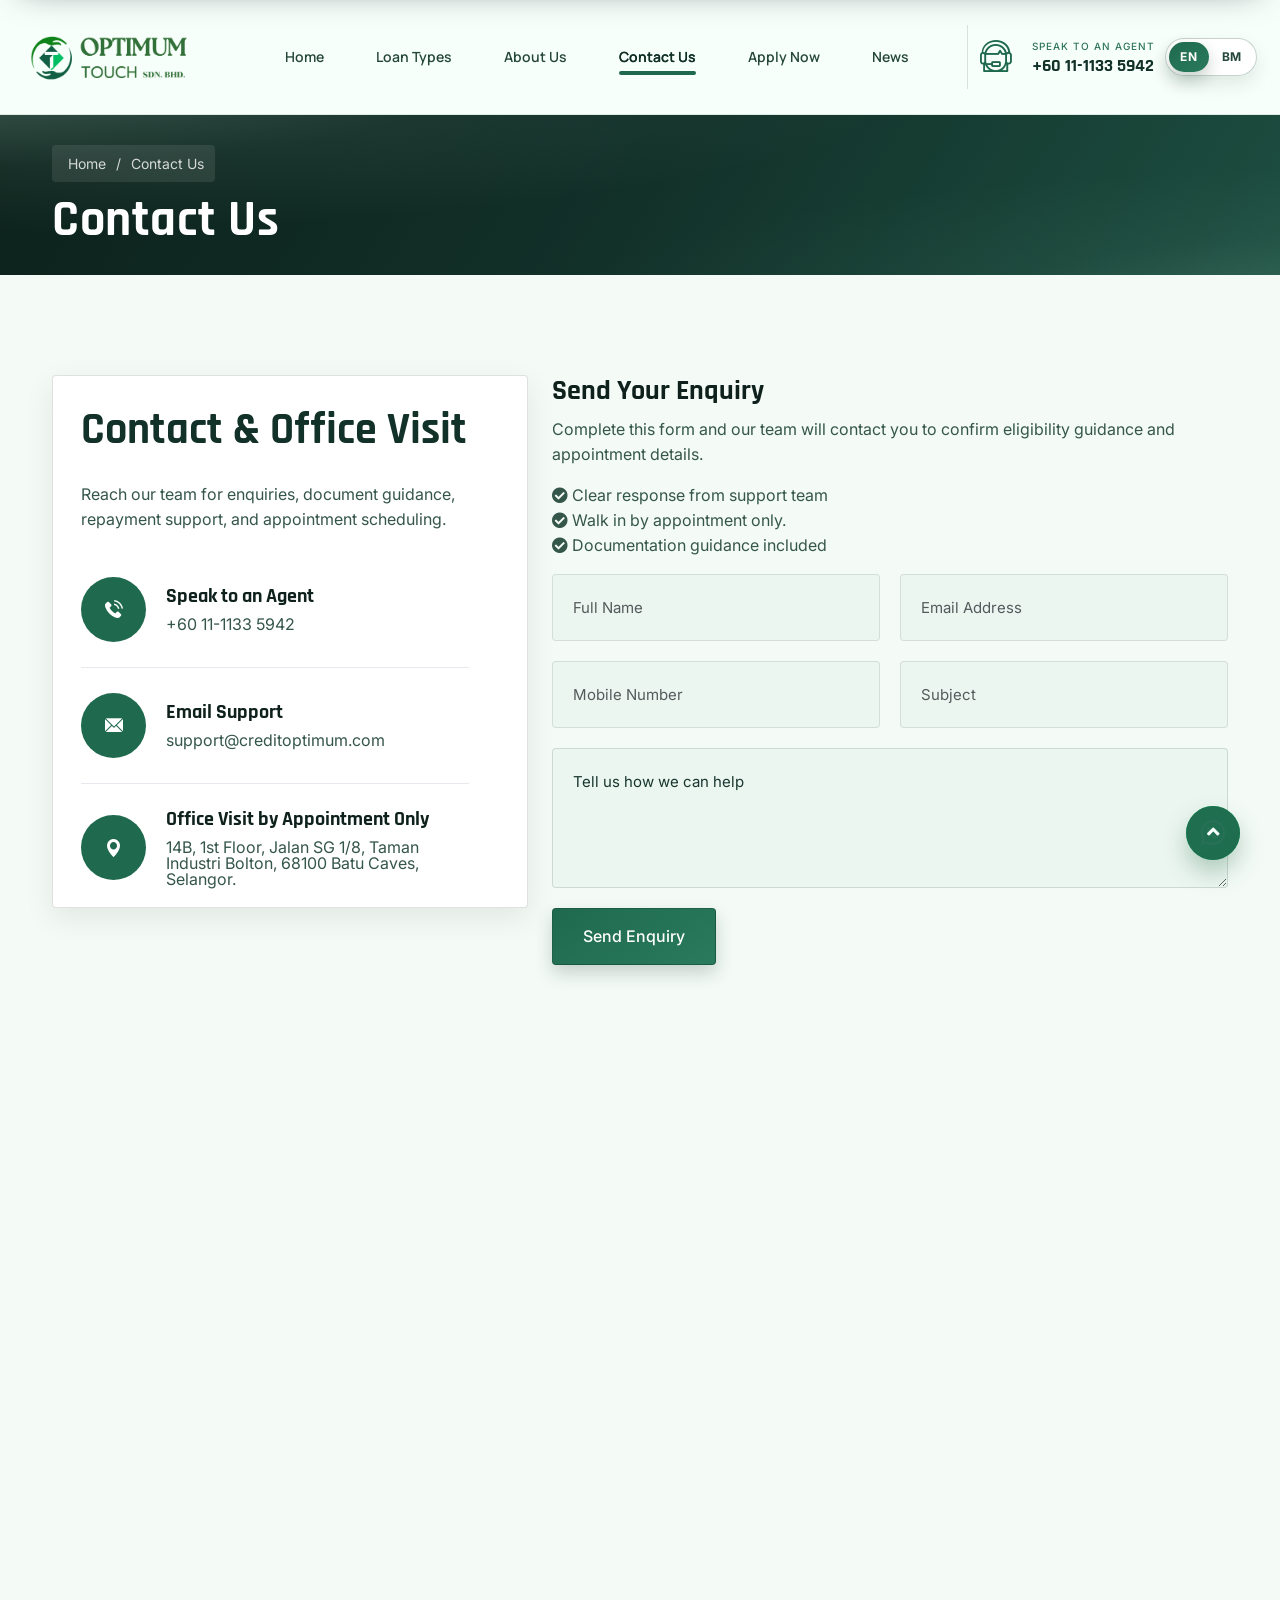
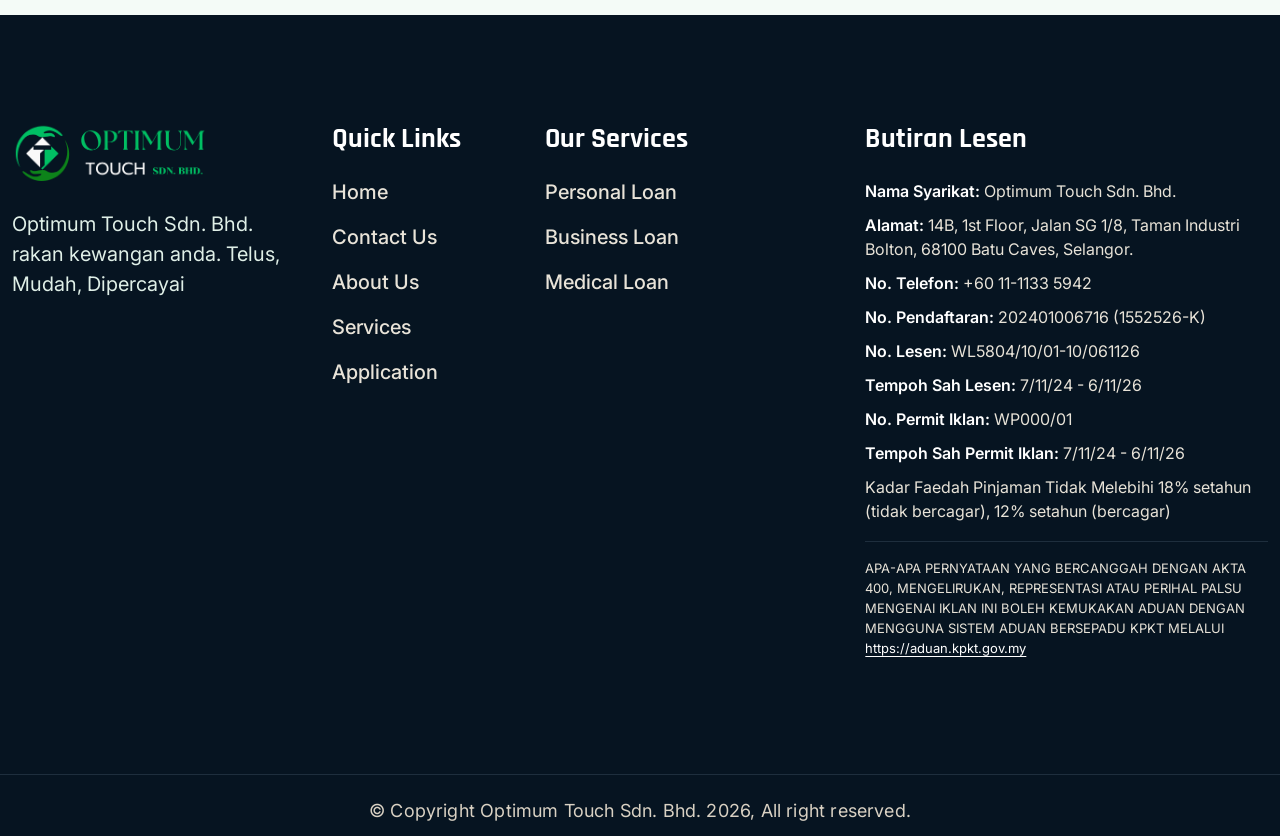
<file: contact.html>
<!DOCTYPE html>
<html lang="en">

<head>
    <meta charset="UTF-8">
    <meta name="viewport" content="width=device-width, initial-scale=1.0">
    <title>Contact Page | Optimum Touch Enterprise</title>
    <!-- favicons Icons -->
    <link rel="apple-touch-icon" sizes="180x180" href="assets/images/favicon.png">
    <link rel="icon" type="image/png" sizes="32x32" href="assets/images/favicon.png">
    <link rel="icon" type="image/png" sizes="16x16" href="assets/images/favicon.png">
    <link rel="manifest" href="assets/images/favicons/site.webmanifest">
    <meta name="description" content="Optimum Touch Enterprise (Registration No. 001620733-P), a Malaysia-registered company with money lending services among its business activities.">

    <!-- fonts -->
    <link
        href="https://fonts.googleapis.com/css2?family=Rubik:ital,wght@0,300;0,400;0,500;0,600;0,700;0,800;0,900;1,300;1,400;1,500;1,600;1,700;1,800;1,900&display=swap"
        rel="stylesheet">

    <link rel="stylesheet" href="assets/css/bootstrap.min.css">
    <link rel="stylesheet" href="assets/css/fontawesome-all.min.css">
    <link rel="stylesheet" href="assets/css/swiper.min.css">
    <link rel="stylesheet" href="assets/css/animate.min.css">
    <link rel="stylesheet" href="assets/css/pylon-icons.css">
    <link rel="stylesheet" href="assets/css/odometer.min.css">
    <link rel="stylesheet" href="assets/css/magnific-popup.css">
    <link rel="stylesheet" href="assets/css/bootstrap-select.min.css">
    <link rel="stylesheet" href="assets/css/nouislider.min.css">
    <link rel="stylesheet" href="assets/css/nouislider.pips.css">

    <!-- site styles -->
    <link rel="stylesheet" href="assets/css/main.css?v=20260506-01">
</head>

<body class="contact-page">
    <div class="preloader" aria-hidden="true"></div><!-- /.preloader -->
    <div class="page-wrapper">
        <header class="main-header">
            <div class="topbar">
                <div class="container">
                    <div class="topbar__left">
                        <div class="topbar__social">
                            <a href="contact.html" class="fab fa-facebook-square"></a>
                            <a href="contact.html" class="fab fa-twitter"></a>
                            <a href="contact.html" class="fab fa-pinterest-p"></a>
                            <a href="contact.html" class="fab fa-instagram"></a>
                        </div><!-- /.topbar__social -->
                        <a href="about.html">Company Profile</a>
                        <a href="news.html">Company News</a>
                        <a href="faq.html">FAQs</a>
                    </div><!-- /.topbar__left -->
                    <div class="topbar__right">
                        <a href="mailto:support@creditoptimum.com"><i class="pylon-icon-email1"></i>support@creditoptimum.com</a>
                        <a href="contact.html"><i class="pylon-icon-clock2"></i>Walk in by appointment only.</a>
                    </div><!-- /.topbar__right -->
                </div><!-- /.container -->
            </div><!-- /.topbar -->
            <nav class="main-menu">
                <div class="container">
                    <div class="logo-box">
                        <a href="index.html" aria-label="logo image"><img src="assets/images/logo/Logo_light_thick.png" width="155"
                                alt=""></a>
                        <span class="fa fa-bars mobile-nav__toggler"></span>
                    </div><!-- /.logo-box -->
                                        <ul class="main-menu__list">
                        <li>
                            <a href="index.html">Home</a>
                        </li>
                        <li>
                            <a href="services.html">Loan Types</a>
                        </li>
                        <li>
                            <a href="about.html">About Us</a>
                        </li>
                        <li>
                            <a href="contact.html">Contact Us</a>
                        </li>
                        <li>
                            <a href="apply-now.html">Apply Now</a>
                        </li>
                        <li>
                            <a href="news.html">News</a>
                        </li>
                    </ul>
                    <!-- /.main-menu__list -->

                    <div class="main-header__info">
                        <div class="main-header__info-phone">
                            <i class="pylon-icon-tech-support"></i>
                            <div class="main-header__info-phone-content">
                                <span>Speak to an Agent</span>
                                <h3><a href="tel:+60111135942">+60 11-1133 5942</a></h3>
                            </div><!-- /.main-header__info-phone-content -->
                        </div><!-- /.main-header__info-phone -->
                    </div><!-- /.main-header__info -->
                </div><!-- /.container -->
            </nav>
            <!-- /.main-menu -->
        </header><!-- /.main-header -->

        <div class="stricky-header stricked-menu main-menu">
            <div class="sticky-header__content"></div><!-- /.sticky-header__content -->
        </div><!-- /.stricky-header -->

        <section class="page-header">
            <div class="page-header__bg"
                style="background-image: url(assets/images/backgrounds/page-header-bg-1-1.jpg);"></div>
            <!-- /.page-header__bg -->
            <div class="container">
                <ul class="thm-breadcrumb list-unstyled">
                    <li><a href="index.html">Home</a></li>
                    <li>/</li>
                    <li><span>Contact Us</span></li>
                </ul><!-- /.thm-breadcrumb list-unstyled -->
                <h2 data-bm="Hubungi Kami">Contact Us</h2>
            </div><!-- /.container -->
        </section><!-- /.page-header -->
        <section class="contact-one contact-one--revamp">
            <div class="container">
                <div class="row">
                    <div class="col-lg-5">
                        <div class="contact-one__content">
                            <div class="block-title">
                                <p class="small-title">Direct Contact Channel</p>
                                <h2 class="title-block" data-bm="Hubungi Kami">Contact & Office Visit</h2>
                            </div>
                            <p class="contact-one__lead">Reach our team for enquiries, document guidance, repayment support, and appointment scheduling.</p>
                            <div class="contact-one__box">
                                <i class="pylon-icon-telephone"></i>
                                <div class="contact-one__box-content">
                                    <h4 data-bm="Hubungi Pakar Kami">Speak to an Agent</h4>
                                    <a href="tel:+60111135942">+60 11-1133 5942</a>
                                </div>
                            </div>
                            <div class="contact-one__box">
                                <i class="pylon-icon-email1"></i>
                                <div class="contact-one__box-content">
                                    <h4>Email Support</h4>
                                    <a href="mailto:support@creditoptimum.com">support@creditoptimum.com</a>
                                </div>
                            </div>
                            <div class="contact-one__box">
                                <i class="pylon-icon-pin1"></i>
                                <div class="contact-one__box-content">
                                    <h4 data-bm="Lawatan Pejabat Secara Temujanji">Office Visit by Appointment Only</h4>
                                    <a href="https://www.google.com/maps?q=Optimum+Touch+Enterprise%2C+14B%2C+1st+Floor%2C+Jalan+SG+1%2F8%2C+Taman+Industri+Bolton%2C+68100+Batu+Caves%2C+Selangor" target="_blank" rel="noopener">14B, 1st Floor, Jalan SG 1/8, Taman Industri Bolton, 68100 Batu Caves, Selangor.</a>
                                </div>
                            </div>
                        </div><!-- /.contact-one__content -->

                    </div><!-- /.col-lg-5 -->
                    <div class="col-lg-7">
                        <div class="contact-one__form-head">
                            <h3 data-bm="Hantar Pertanyaan Anda">Send Your Enquiry</h3>
                            <p>Complete this form and our team will contact you to confirm eligibility guidance and appointment details.</p>
                            <ul class="list-unstyled contact-one__quick-points">
                                <li><i class="fas fa-check-circle"></i> Clear response from support team</li>
                                <li><i class="fas fa-check-circle"></i> Walk in by appointment only.</li>
                                <li><i class="fas fa-check-circle"></i> Documentation guidance included</li>
                            </ul>
                        </div>
                        <div class="contact-one__form-alert" id="contactFormAlert" role="status" aria-live="polite"></div>
                        <form action="contact.php" method="post" class="contact-one__form">
                            <div class="row low-gutters">
                                <div class="col-md-6">
                                    <div class="form-group">
                                        <input type="text" placeholder="Full Name"
                                            class="form-control contact-one__form-input" name="name" required>
                                    </div>
                                </div><!-- /.col-md-6 -->
                                <div class="col-md-6">
                                    <div class="form-group">
                                        <input type="email" placeholder="Email Address" data-bm-placeholder="Laman E-mel"
                                            class="form-control contact-one__form-input" name="email" required>
                                    </div>
                                </div><!-- /.col-md-6 -->
                                <div class="col-md-6">
                                    <div class="form-group">
                                        <input type="text" placeholder="Mobile Number" data-bm-placeholder="Nombor HP"
                                            class="form-control contact-one__form-input" name="phone">
                                    </div>
                                </div><!-- /.col-md-6 -->
                                <div class="col-md-6">
                                    <div class="form-group">
                                        <input type="text" placeholder="Subject"
                                            class="form-control contact-one__form-input" name="subject">
                                    </div>
                                </div><!-- /.col-md-6 -->
                                <div class="col-md-12">
                                    <div class="form-group">
                                        <textarea name="message" placeholder="Tell us how we can help" data-bm-placeholder="Keperluan pembiayaan"
                                            class="contact-one__form-input"></textarea>
                                    </div>
                                    <button class="thm-btn" type="submit">Send Enquiry</button>
                                </div><!-- /.col-md-6 -->
                            </div><!-- /.row -->
                        </form><!-- /.contact-one__from -->
                    </div><!-- /.col-lg-7 -->
                </div><!-- /.row -->
            </div><!-- /.container -->
        </section><!-- /.contact-one -->
        <div class="google-map__home-two">
            <iframe title="office location map"
                src="https://www.google.com/maps?q=Optimum+Touch+Enterprise%2C+14B%2C+1st+Floor%2C+Jalan+SG+1%2F8%2C+Taman+Industri+Bolton%2C+68100+Batu+Caves%2C+Selangor&output=embed&hl=en"
                class="map__home-two" allowfullscreen></iframe>
        </div><!-- /.google-map -->
<footer class="site-footer site-footer--rg-style">
            <div class="container">
                <div class="row justify-content-between footer-rg__grid">
                    <div class="col-lg-3 col-sm-6 footer-rg__brand-col">
                        <div class="footer-widget footer-widget__about footer-rg__brand">
                            <a href="index.html" class="footer-rg__logo-link" aria-label="Optimum Touch home">
                                <img src="assets/images/logo/logo-dark.png" width="232" alt="Optimum Touch Sdn. Bhd. logo">
                            </a>
                            <p class="footer-widget__about-text footer-rg__tagline" data-bm="Optimum Touch Sdn. Bhd. rakan kewangan anda. Telus, Mudah, Dipercayai">Optimum Touch Sdn. Bhd. rakan kewangan anda. Telus, Mudah, Dipercayai</p>
                        </div><!-- /.footer-widget footer-widget__about -->
                    </div><!-- /.col-lg-3 -->
                    <div class="col-lg-2 col-sm-6 footer-rg__links-col">
                        <div class="footer-widget footer-widget__link footer-rg__links">
                            <h3 class="footer-widget__title" data-bm="Pautan Pantas">Quick Links</h3>
                            <ul class="list-unstyled footer-widget__link-list">
                                <li><a href="index.html" data-bm="Laman Utama">Home</a></li>
                                <li><a href="contact.html" data-bm="Hubungi Kami">Contact Us</a></li>
                                <li><a href="about.html" data-bm="Tentang Kami">About Us</a></li>
                                <li><a href="services.html" data-bm="Perkhidmatan">Services</a></li>
                                <li><a href="apply-now.html" data-bm="Permohonan">Application</a></li>
                            </ul><!-- /.list-unstyled -->
                        </div><!-- /.footer-widget -->
                    </div><!-- /.col-lg-2 -->
                    <div class="col-lg-3 col-sm-6 footer-rg__services-col">
                        <div class="footer-widget footer-widget__link footer-rg__links footer-rg__services">
                            <h3 class="footer-widget__title" data-bm="Perkhidmatan Kami">Our Services</h3>
                            <ul class="list-unstyled footer-widget__link-list">
                                <li><a href="service-details.html?service=personal#loan-personal" data-bm="Pinjaman Peribadi">Personal Loan</a></li>
                                <li><a href="service-details.html?service=business#loan-business" data-bm="Pinjaman Perniagaan">Business Loan</a></li>
                                <li><a href="service-details.html?service=medical#loan-medical" data-bm="Pinjaman Perubatan">Medical Loan</a></li>
                            </ul><!-- /.list-unstyled -->
                        </div><!-- /.footer-widget -->
                    </div><!-- /.col-lg-3 -->
                    <div class="col-lg-4 col-sm-6 footer-rg__license-col">
                        <div class="footer-widget footer-widget__contact footer-widget__compliance footer-rg__license">
                            <h3 data-bm="Butiran Lesen">Butiran Lesen</h3>
                            <div class="footer-rg__license-list footer-rg__license-list--compliance" data-no-translate="true">
                                <p><strong>Nama Syarikat:</strong> Optimum Touch Sdn. Bhd.</p>
                                <p><strong>Alamat:</strong> 14B, 1st Floor, Jalan SG 1/8, Taman Industri Bolton, 68100 Batu Caves, Selangor.</p>
                                <p><strong>No. Telefon:</strong> +60 11-1133 5942</p>
                                <p><strong>No. Pendaftaran:</strong> 202401006716 (1552526-K)</p>
                                <p><strong>No. Lesen:</strong> WL5804/10/01-10/061126</p>
                                <p><strong>Tempoh Sah Lesen:</strong> 7/11/24 - 6/11/26</p>
                                <p><strong>No. Permit Iklan:</strong> WP000/01</p>
                                <p><strong>Tempoh Sah Permit Iklan:</strong> 7/11/24 - 6/11/26</p>
                                <p>Kadar Faedah Pinjaman Tidak Melebihi 18% setahun (tidak bercagar), 12% setahun (bercagar)</p>
                                <p class="footer-rg__kpkt-notice">APA-APA PERNYATAAN YANG BERCANGGAH DENGAN AKTA 400, MENGELIRUKAN, REPRESENTASI ATAU PERIHAL PALSU MENGENAI IKLAN INI BOLEH KEMUKAKAN ADUAN DENGAN MENGGUNA SISTEM ADUAN BERSEPADU KPKT MELALUI <a href="https://aduan.kpkt.gov.my" target="_blank" rel="noopener noreferrer">https://aduan.kpkt.gov.my</a></p>
                            </div>
                        </div><!-- /.footer-widget footer-widget__contact -->
                    </div><!-- /.col-lg-4 -->
                </div><!-- /.row -->
            </div><!-- /.container -->
        </footer><!-- /.site-footer -->
        <div class="bottom-footer bottom-footer--rg-style">
            <div class="container">
                <p data-bm="Hak cipta Optimum Touch Sdn. Bhd. 2026, Hak terpelihara">&copy; Copyright Optimum Touch Sdn. Bhd. 2026, All right reserved.</p>
            </div><!-- /.container -->
        </div><!-- /.bottom-footer -->

    </div><!-- /.page-wrapper -->


    <div class="mobile-nav__wrapper">
        <div class="mobile-nav__overlay mobile-nav__toggler"></div>
        <!-- /.mobile-nav__overlay -->
        <div class="mobile-nav__content">
            <span class="mobile-nav__close mobile-nav__toggler"></span>

            <div class="logo-box">
                <a href="index.html" aria-label="logo image"><img src="assets/images/logo/Logo_light_thick.png" width="155"
                        alt="" /></a>
            </div>
            <!-- /.logo-box -->
            <div class="mobile-nav__container"></div>
            <!-- /.mobile-nav__container -->

                        <ul class="mobile-nav__contact list-unstyled">
                <li>
                    <i class="pylon-icon-email1"></i>
                    <a href="mailto:support@creditoptimum.com">support@creditoptimum.com</a>
                </li>
                <li>
                    <i class="pylon-icon-telephone"></i>
                    <a href="tel:+60111135942">+60 11-1133 5942</a>
                </li>
                <li>
                    <i class="pylon-icon-clock2"></i>
                    <a href="contact.html">Walk in by appointment only.</a>
                </li>
                <li>
                    <i class="pylon-icon-pin1"></i>
                    <a href="https://www.google.com/maps?q=Optimum+Touch+Enterprise%2C+14B%2C+1st+Floor%2C+Jalan+SG+1%2F8%2C+Taman+Industri+Bolton%2C+68100+Batu+Caves%2C+Selangor" target="_blank" rel="noopener">14B, 1st Floor, Jalan SG 1/8, Taman Industri Bolton, 68100 Batu Caves, Selangor.</a>
                </li>
            </ul><!-- /.mobile-nav__contact -->
            <div class="mobile-nav__top">
                <div class="mobile-nav__language">
                    <img src="assets/images/resources/flag-1-1.jpg" alt="">
                    <label class="sr-only" for="language-select">select language</label>
                    <!-- /#language-select.sr-only -->
                    <select class="selectpicker" id="language-select">
                        <option value="english">English</option>
                        <option value="bahasa">Bahasa Melayu</option>
                    </select>
                </div><!-- /.mobile-nav__language -->
                <div class="mobile-nav__social">
                    <a href="contact.html" aria-label="twitter"><i class="fab fa-twitter"></i></a>
                    <a href="contact.html" aria-label="facebook"><i class="fab fa-facebook-square"></i></a>
                    <a href="contact.html" aria-label="pinterest"><i class="fab fa-pinterest-p"></i></a>
                    <a href="contact.html" aria-label="instagram"><i class="fab fa-instagram"></i></a>
                </div><!-- /.mobile-nav__social -->
            </div><!-- /.mobile-nav__top -->



        </div>
        <!-- /.mobile-nav__content -->
    </div>
    <!-- /.mobile-nav__wrapper -->

    <div class="search-popup">
        <div class="search-popup__overlay search-toggler"></div>
        <!-- /.search-popup__overlay -->
        <div class="search-popup__content">
            <form action="#">
                <label for="search" class="sr-only">search here</label><!-- /.sr-only -->
                <input type="text" id="search" placeholder="Search Here..." />
                <button type="submit" aria-label="search submit" class="thm-btn">
                    <i class="fa fa-search"></i>
                </button>
            </form>
        </div>
        <!-- /.search-popup__content -->
    </div>
    <!-- /.search-popup -->

    <a href="#" data-target="html" class="scroll-to-target scroll-to-top"><i class="fa fa-angle-up"></i></a>


    <script src="assets/js/jquery-3.5.1.min.js"></script>
    <script src="assets/js/bootstrap.bundle.min.js"></script>
    <script src="assets/js/swiper.min.js"></script>
    <script src="assets/js/jquery.ajaxchimp.min.js"></script>
    <script src="assets/js/jquery.magnific-popup.min.js"></script>
    <script src="assets/js/jquery.validate.min.js"></script>
    <script src="assets/js/bootstrap-select.min.js"></script>
    <script src="assets/js/wow.js"></script>
    <script src="assets/js/odometer.min.js"></script>
    <script src="assets/js/jquery.appear.min.js"></script>
    <script src="assets/js/wNumb.min.js"></script>
    <script src="assets/js/nouislider.min.js"></script>
    <script>
        (function () {
            var alertBox = document.getElementById("contactFormAlert");
            if (!alertBox) return;

            var params = new URLSearchParams(window.location.search);
            var status = params.get("status");

            if (status === "success") {
                alertBox.className = "contact-one__form-alert is-success";
                alertBox.textContent = "Thank you. Your enquiry has been submitted successfully.";
            } else if (status === "error") {
                alertBox.className = "contact-one__form-alert is-error";
                alertBox.textContent = "We could not process your enquiry. Please try again.";
            } else {
                return;
            }

            if (window.history && window.history.replaceState) {
                window.history.replaceState({}, document.title, window.location.pathname + window.location.hash);
            }
        })();
    </script>

    <!-- site js -->
    <script src="assets/js/theme.js?v=20260506-01"></script>
</body>

</html>
</file>
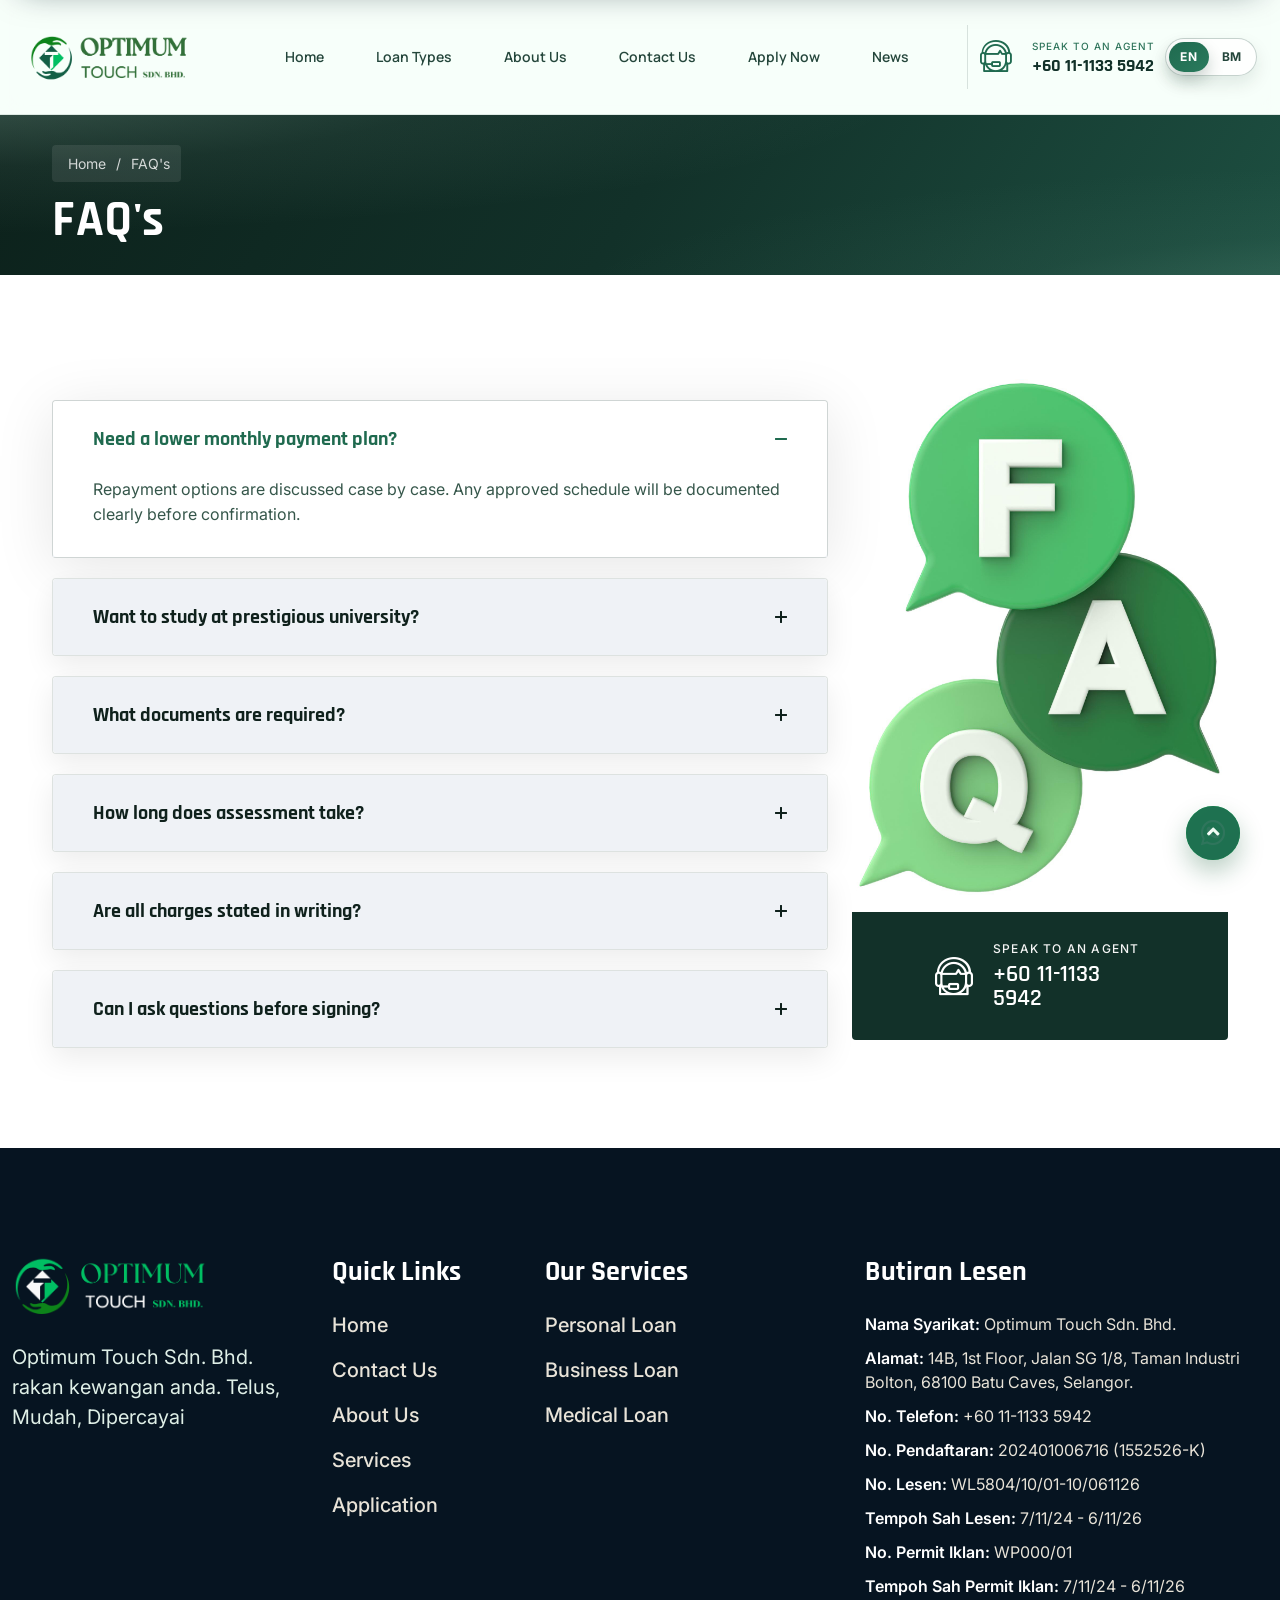
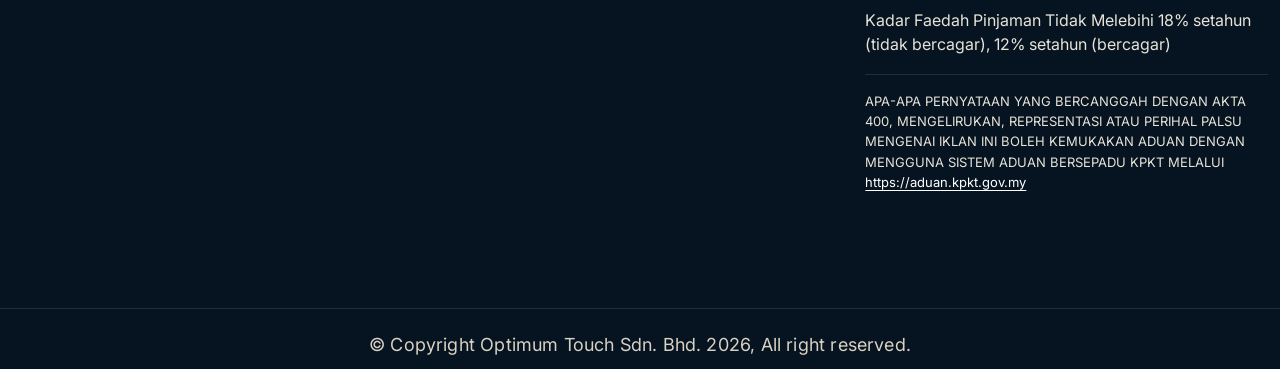
<file: faq.html>
<!DOCTYPE html>
<html lang="en">

<head>
    <meta charset="UTF-8">
    <meta name="viewport" content="width=device-width, initial-scale=1.0">
    <title>FAQ's Page | Optimum Touch Enterprise</title>
    <!-- favicons Icons -->
    <link rel="apple-touch-icon" sizes="180x180" href="assets/images/favicon.png">
    <link rel="icon" type="image/png" sizes="32x32" href="assets/images/favicon.png">
    <link rel="icon" type="image/png" sizes="16x16" href="assets/images/favicon.png">
    <link rel="manifest" href="assets/images/favicons/site.webmanifest">
    <meta name="description" content="Optimum Touch Enterprise (Registration No. 001620733-P), a Malaysia-registered company with money lending services among its business activities.">

    <!-- fonts -->
    <link
        href="https://fonts.googleapis.com/css2?family=Rubik:ital,wght@0,300;0,400;0,500;0,600;0,700;0,800;0,900;1,300;1,400;1,500;1,600;1,700;1,800;1,900&display=swap"
        rel="stylesheet">

    <link rel="stylesheet" href="assets/css/bootstrap.min.css">
    <link rel="stylesheet" href="assets/css/fontawesome-all.min.css">
    <link rel="stylesheet" href="assets/css/swiper.min.css">
    <link rel="stylesheet" href="assets/css/animate.min.css">
    <link rel="stylesheet" href="assets/css/pylon-icons.css">
    <link rel="stylesheet" href="assets/css/odometer.min.css">
    <link rel="stylesheet" href="assets/css/magnific-popup.css">
    <link rel="stylesheet" href="assets/css/bootstrap-select.min.css">
    <link rel="stylesheet" href="assets/css/nouislider.min.css">
    <link rel="stylesheet" href="assets/css/nouislider.pips.css">

    <!-- site styles -->
    <link rel="stylesheet" href="assets/css/main.css?v=20260506-01">
</head>

<body>
    <div class="preloader" aria-hidden="true"></div><!-- /.preloader -->
    <div class="page-wrapper">
        <header class="main-header">
            <div class="topbar">
                <div class="container">
                    <div class="topbar__left">
                        <div class="topbar__social">
                            <a href="contact.html" class="fab fa-facebook-f"></a>
                            <a href="contact.html" class="fab fa-twitter"></a>
                            <a href="contact.html" class="fab fa-pinterest-p"></a>
                            <a href="contact.html" class="fab fa-instagram"></a>
                        </div><!-- /.topbar__social -->
                        <a href="about.html">Company Profile</a>
                        <a href="news.html">Company News</a>
                        <a href="faq.html">FAQs</a>
                    </div><!-- /.topbar__left -->
                    <div class="topbar__right">
                        <a href="mailto:support@creditoptimum.com"><i class="pylon-icon-email1"></i>support@creditoptimum.com</a>
                        <a href="contact.html"><i class="pylon-icon-clock2"></i>Walk in by appointment only.</a>
                    </div><!-- /.topbar__right -->
                </div><!-- /.container -->
            </div><!-- /.topbar -->
            <nav class="main-menu">
                <div class="container">
                    <div class="logo-box">
                        <a href="index.html" aria-label="logo image"><img src="assets/images/logo/Logo_light_thick.png" width="155"
                                alt=""></a>
                        <span class="fa fa-bars mobile-nav__toggler"></span>
                    </div><!-- /.logo-box -->
                                        <ul class="main-menu__list">
                        <li>
                            <a href="index.html">Home</a>
                        </li>
                        <li>
                            <a href="services.html">Loan Types</a>
                        </li>
                        <li>
                            <a href="about.html">About Us</a>
                        </li>
                        <li>
                            <a href="contact.html">Contact Us</a>
                        </li>
                        <li>
                            <a href="apply-now.html">Apply Now</a>
                        </li>
                        <li>
                            <a href="news.html">News</a>
                        </li>
                    </ul>
                    <!-- /.main-menu__list -->

                    <div class="main-header__info">
                        <div class="main-header__info-phone">
                            <i class="pylon-icon-tech-support"></i>
                            <div class="main-header__info-phone-content">
                                <span>Speak to an Agent</span>
                                <h3><a href="tel:+60111135942">+60 11-1133 5942</a></h3>
                            </div><!-- /.main-header__info-phone-content -->
                        </div><!-- /.main-header__info-phone -->
                    </div><!-- /.main-header__info -->
                </div><!-- /.container -->
            </nav>
            <!-- /.main-menu -->
        </header><!-- /.main-header -->

        <div class="stricky-header stricked-menu main-menu">
            <div class="sticky-header__content"></div><!-- /.sticky-header__content -->
        </div><!-- /.stricky-header -->

        <section class="page-header">
            <div class="page-header__bg"
                style="background-image: url(assets/images/backgrounds/page-header-bg-1-1.jpg);"></div>
            <!-- /.page-header__bg -->
            <div class="container">
                <ul class="thm-breadcrumb list-unstyled">
                    <li><a href="index.html">Home</a></li>
                    <li>/</li>
                    <li><span>FAQ's</span></li>
                </ul><!-- /.thm-breadcrumb list-unstyled -->
                <h2>FAQ's</h2>
            </div><!-- /.container -->
        </section><!-- /.page-header -->


        <section class="faq-one faq-one__faq-page">
            <div class="container">
                <div class="row">
                    <div class="col-lg-8">
                        <ul id="accordion" class="mb-0 wow fadeInUp list-unstyled" data-wow-duration="1500ms">
                            <li class="active">
                                <h2 class="para-title active">
                                    <span class="collapsed" role="button" data-toggle="collapse"
                                        data-target="#collapseTwo" aria-expanded="false" aria-controls="collapseTwo">
                                        <i class="far fa-minus"></i>
                                        Need a lower monthly payment plan?
                                    </span>
                                </h2>
                                <div id="collapseTwo" class="collapse show" role="button" aria-labelledby="collapseTwo"
                                    data-parent="#accordion">
                                    <p>Repayment options are discussed case by case. Any approved schedule will be
                                        documented clearly before confirmation.</p>
                                </div>
                            </li>
                            <li>
                                <h2 class="para-title">
                                    <span class="collapsed" role="button" data-toggle="collapse"
                                        data-target="#collapseOne" aria-expanded="false" aria-controls="collapseOne">
                                        <i class="far fa-plus"></i>
                                        Want to study at prestigious university?
                                    </span>
                                </h2>
                                <div id="collapseOne" class="collapse" aria-labelledby="collapseOne"
                                    data-parent="#accordion">
                                    <p>Education-related applications may be considered when documents are complete and
                                        repayment capacity is demonstrated.</p>
                                </div>
                            </li>
                            <li>
                                <h2 class="para-title">
                                    <span class="collapsed" data-toggle="collapse" data-target="#collapseThree"
                                        aria-expanded="false" role="button" aria-controls="collapseThree">
                                        <i class="far fa-plus"></i>
                                        What documents are required?
                                    </span>
                                </h2>
                                <div id="collapseThree" class="collapse" aria-labelledby="collapseThree"
                                    data-parent="#accordion">
                                    <p>Common requirements include identity documents, supporting financial records, and
                                        contact details for verification.</p>
                                </div>
                            </li>
                            <li>
                                <h2 class="para-title">
                                    <span class="collapsed" data-toggle="collapse" data-target="#collapseFour"
                                        aria-expanded="false" role="button" aria-controls="collapseFour">
                                        <i class="far fa-plus"></i>
                                        How long does assessment take?
                                    </span>
                                </h2>
                                <div id="collapseFour" class="collapse" aria-labelledby="collapseFour"
                                    data-parent="#accordion">
                                    <p>Assessment timing depends on document completeness and internal checks under
                                        applicable regulations.</p>
                                </div>
                            </li>
                            <li>
                                <h2 class="para-title">
                                    <span class="collapsed" data-toggle="collapse" data-target="#collapseFive"
                                        aria-expanded="false" role="button" aria-controls="collapseFive">
                                        <i class="far fa-plus"></i>
                                        Are all charges stated in writing?
                                    </span>
                                </h2>
                                <div id="collapseFive" class="collapse" aria-labelledby="collapseFive"
                                    data-parent="#accordion">
                                    <p>Yes. Charges, repayment terms, and borrower obligations are provided in written
                                        form before agreement signing.</p>
                                </div>
                            </li>
                            <li>
                                <h2 class="para-title">
                                    <span class="collapsed" data-toggle="collapse" data-target="#collapseSix"
                                        aria-expanded="false" role="button" aria-controls="collapseSix">
                                        <i class="far fa-plus"></i>
                                        Can I ask questions before signing?
                                    </span>
                                </h2>
                                <div id="collapseSix" class="collapse" aria-labelledby="collapseSix"
                                    data-parent="#accordion">
                                    <p>Yes. Borrowers are encouraged to clarify terms, payment dates, and obligations
                                        before accepting any facility.</p>
                                </div>
                            </li>
                        </ul>
                    </div><!-- /.col-lg-8 -->
                    <div class="col-lg-4">
                        <div class="faq-one__box">
                            <img src="/assets/images/faq.jpg" class="img-fluid" alt="">
                            <div class="main-header__info">
                                <div class="main-header__info-phone">
                                    <i class="pylon-icon-tech-support"></i>
                                    <div class="main-header__info-phone-content">
                                        <span>Speak to an Agent</span>
                                        <h3><a href="tel:+60111135942">+60 11-1133 5942</a></h3>
                                    </div><!-- /.main-header__info-phone-content -->
                                </div><!-- /.main-header__info-phone -->
                            </div><!-- /.main-header__info -->
                        </div><!-- /.faq-one__box -->
                    </div><!-- /.col-lg-4 -->
                </div><!-- /.row -->
            </div><!-- /.container -->
        </section><!-- /.faq-one -->
<footer class="site-footer site-footer--rg-style">
            <div class="container">
                <div class="row justify-content-between footer-rg__grid">
                    <div class="col-lg-3 col-sm-6 footer-rg__brand-col">
                        <div class="footer-widget footer-widget__about footer-rg__brand">
                            <a href="index.html" class="footer-rg__logo-link" aria-label="Optimum Touch home">
                                <img src="assets/images/logo/logo-dark.png" width="232" alt="Optimum Touch Sdn. Bhd. logo">
                            </a>
                            <p class="footer-widget__about-text footer-rg__tagline" data-bm="Optimum Touch Sdn. Bhd. rakan kewangan anda. Telus, Mudah, Dipercayai">Optimum Touch Sdn. Bhd. rakan kewangan anda. Telus, Mudah, Dipercayai</p>
                        </div><!-- /.footer-widget footer-widget__about -->
                    </div><!-- /.col-lg-3 -->
                    <div class="col-lg-2 col-sm-6 footer-rg__links-col">
                        <div class="footer-widget footer-widget__link footer-rg__links">
                            <h3 class="footer-widget__title" data-bm="Pautan Pantas">Quick Links</h3>
                            <ul class="list-unstyled footer-widget__link-list">
                                <li><a href="index.html" data-bm="Laman Utama">Home</a></li>
                                <li><a href="contact.html" data-bm="Hubungi Kami">Contact Us</a></li>
                                <li><a href="about.html" data-bm="Tentang Kami">About Us</a></li>
                                <li><a href="services.html" data-bm="Perkhidmatan">Services</a></li>
                                <li><a href="apply-now.html" data-bm="Permohonan">Application</a></li>
                            </ul><!-- /.list-unstyled -->
                        </div><!-- /.footer-widget -->
                    </div><!-- /.col-lg-2 -->
                    <div class="col-lg-3 col-sm-6 footer-rg__services-col">
                        <div class="footer-widget footer-widget__link footer-rg__links footer-rg__services">
                            <h3 class="footer-widget__title" data-bm="Perkhidmatan Kami">Our Services</h3>
                            <ul class="list-unstyled footer-widget__link-list">
                                <li><a href="service-details.html?service=personal#loan-personal" data-bm="Pinjaman Peribadi">Personal Loan</a></li>
                                <li><a href="service-details.html?service=business#loan-business" data-bm="Pinjaman Perniagaan">Business Loan</a></li>
                                <li><a href="service-details.html?service=medical#loan-medical" data-bm="Pinjaman Perubatan">Medical Loan</a></li>
                            </ul><!-- /.list-unstyled -->
                        </div><!-- /.footer-widget -->
                    </div><!-- /.col-lg-3 -->
                    <div class="col-lg-4 col-sm-6 footer-rg__license-col">
                        <div class="footer-widget footer-widget__contact footer-widget__compliance footer-rg__license">
                            <h3 data-bm="Butiran Lesen">Butiran Lesen</h3>
                            <div class="footer-rg__license-list footer-rg__license-list--compliance" data-no-translate="true">
                                <p><strong>Nama Syarikat:</strong> Optimum Touch Sdn. Bhd.</p>
                                <p><strong>Alamat:</strong> 14B, 1st Floor, Jalan SG 1/8, Taman Industri Bolton, 68100 Batu Caves, Selangor.</p>
                                <p><strong>No. Telefon:</strong> +60 11-1133 5942</p>
                                <p><strong>No. Pendaftaran:</strong> 202401006716 (1552526-K)</p>
                                <p><strong>No. Lesen:</strong> WL5804/10/01-10/061126</p>
                                <p><strong>Tempoh Sah Lesen:</strong> 7/11/24 - 6/11/26</p>
                                <p><strong>No. Permit Iklan:</strong> WP000/01</p>
                                <p><strong>Tempoh Sah Permit Iklan:</strong> 7/11/24 - 6/11/26</p>
                                <p>Kadar Faedah Pinjaman Tidak Melebihi 18% setahun (tidak bercagar), 12% setahun (bercagar)</p>
                                <p class="footer-rg__kpkt-notice">APA-APA PERNYATAAN YANG BERCANGGAH DENGAN AKTA 400, MENGELIRUKAN, REPRESENTASI ATAU PERIHAL PALSU MENGENAI IKLAN INI BOLEH KEMUKAKAN ADUAN DENGAN MENGGUNA SISTEM ADUAN BERSEPADU KPKT MELALUI <a href="https://aduan.kpkt.gov.my" target="_blank" rel="noopener noreferrer">https://aduan.kpkt.gov.my</a></p>
                            </div>
                        </div><!-- /.footer-widget footer-widget__contact -->
                    </div><!-- /.col-lg-4 -->
                </div><!-- /.row -->
            </div><!-- /.container -->
        </footer><!-- /.site-footer -->
        <div class="bottom-footer bottom-footer--rg-style">
            <div class="container">
                <p data-bm="Hak cipta Optimum Touch Sdn. Bhd. 2026, Hak terpelihara">&copy; Copyright Optimum Touch Sdn. Bhd. 2026, All right reserved.</p>
            </div><!-- /.container -->
        </div><!-- /.bottom-footer -->

    </div><!-- /.page-wrapper -->


    <div class="mobile-nav__wrapper">
        <div class="mobile-nav__overlay mobile-nav__toggler"></div>
        <!-- /.mobile-nav__overlay -->
        <div class="mobile-nav__content">
            <span class="mobile-nav__close mobile-nav__toggler"></span>

            <div class="logo-box">
                <a href="index.html" aria-label="logo image"><img src="assets/images/logo/Logo_light_thick.png" width="155"
                        alt="" /></a>
            </div>
            <!-- /.logo-box -->
            <div class="mobile-nav__container"></div>
            <!-- /.mobile-nav__container -->

                        <ul class="mobile-nav__contact list-unstyled">
                <li>
                    <i class="pylon-icon-email1"></i>
                    <a href="mailto:support@creditoptimum.com">support@creditoptimum.com</a>
                </li>
                <li>
                    <i class="pylon-icon-telephone"></i>
                    <a href="tel:+60111135942">+60 11-1133 5942</a>
                </li>
                <li>
                    <i class="pylon-icon-clock2"></i>
                    <a href="contact.html">Walk in by appointment only.</a>
                </li>
                <li>
                    <i class="pylon-icon-pin1"></i>
                    <a href="https://www.google.com/maps?q=Optimum+Touch+Enterprise%2C+14B%2C+1st+Floor%2C+Jalan+SG+1%2F8%2C+Taman+Industri+Bolton%2C+68100+Batu+Caves%2C+Selangor" target="_blank" rel="noopener">14B, 1st Floor, Jalan SG 1/8, Taman Industri Bolton, 68100 Batu Caves, Selangor.</a>
                </li>
            </ul><!-- /.mobile-nav__contact -->
            <div class="mobile-nav__top">
                <div class="mobile-nav__language">
                    <img src="assets/images/resources/flag-1-1.jpg" alt="">
                    <label class="sr-only" for="language-select">select language</label>
                    <!-- /#language-select.sr-only -->
                    <select class="selectpicker" id="language-select">
                        <option value="english">English</option>
                        <option value="bahasa">Bahasa Melayu</option>
                    </select>
                </div><!-- /.mobile-nav__language -->
                <div class="mobile-nav__social">
                    <a href="contact.html" aria-label="twitter"><i class="fab fa-twitter"></i></a>
                    <a href="contact.html" aria-label="facebook"><i class="fab fa-facebook-square"></i></a>
                    <a href="contact.html" aria-label="pinterest"><i class="fab fa-pinterest-p"></i></a>
                    <a href="contact.html" aria-label="instagram"><i class="fab fa-instagram"></i></a>
                </div><!-- /.mobile-nav__social -->
            </div><!-- /.mobile-nav__top -->



        </div>
        <!-- /.mobile-nav__content -->
    </div>
    <!-- /.mobile-nav__wrapper -->

    <div class="search-popup">
        <div class="search-popup__overlay search-toggler"></div>
        <!-- /.search-popup__overlay -->
        <div class="search-popup__content">
            <form action="#">
                <label for="search" class="sr-only">search here</label><!-- /.sr-only -->
                <input type="text" id="search" placeholder="Search Here..." />
                <button type="submit" aria-label="search submit" class="thm-btn">
                    <i class="fa fa-search"></i>
                </button>
            </form>
        </div>
        <!-- /.search-popup__content -->
    </div>
    <!-- /.search-popup -->

    <a href="#" data-target="html" class="scroll-to-target scroll-to-top"><i class="fa fa-angle-up"></i></a>


    <script src="assets/js/jquery-3.5.1.min.js"></script>
    <script src="assets/js/bootstrap.bundle.min.js"></script>
    <script src="assets/js/swiper.min.js"></script>
    <script src="assets/js/jquery.ajaxchimp.min.js"></script>
    <script src="assets/js/jquery.magnific-popup.min.js"></script>
    <script src="assets/js/jquery.validate.min.js"></script>
    <script src="assets/js/bootstrap-select.min.js"></script>
    <script src="assets/js/wow.js"></script>
    <script src="assets/js/odometer.min.js"></script>
    <script src="assets/js/jquery.appear.min.js"></script>
    <script src="assets/js/wNumb.min.js"></script>
    <script src="assets/js/nouislider.min.js"></script>

    <!-- site js -->
    <script src="assets/js/theme.js?v=20260506-01"></script>
</body>

</html>
</file>
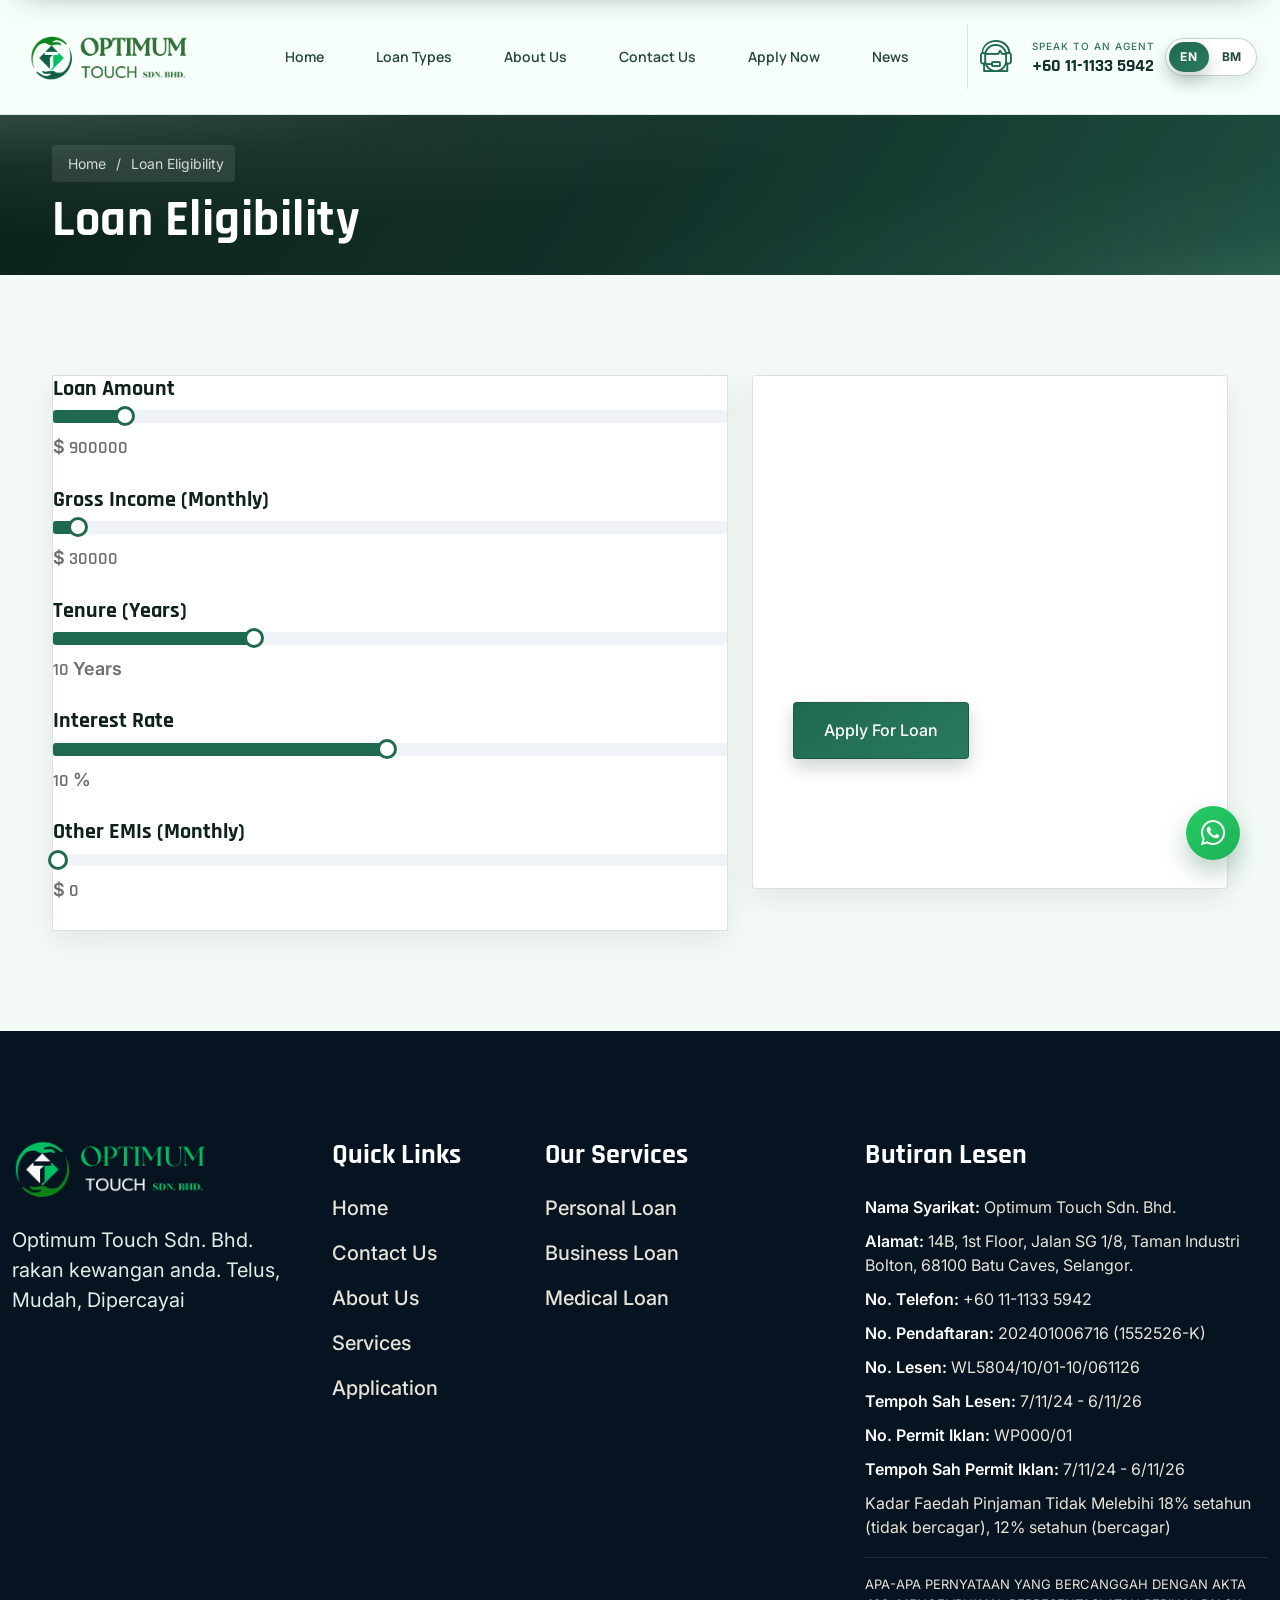
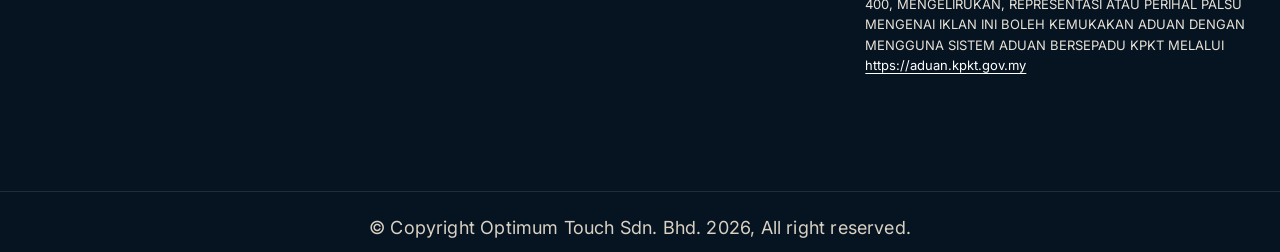
<file: loan-eligibility.html>
<!DOCTYPE html>
<html lang="en">

<head>
    <meta charset="UTF-8">
    <meta name="viewport" content="width=device-width, initial-scale=1.0">
    <title>Loan Eligibility Page | Optimum Touch Enterprise</title>
    <!-- favicons Icons -->
    <link rel="apple-touch-icon" sizes="180x180" href="assets/images/favicon.png">
    <link rel="icon" type="image/png" sizes="32x32" href="assets/images/favicon.png">
    <link rel="icon" type="image/png" sizes="16x16" href="assets/images/favicon.png">
    <link rel="manifest" href="assets/images/favicons/site.webmanifest">
    <meta name="description" content="Optimum Touch Enterprise (Registration No. 001620733-P), a Malaysia-registered company with money lending services among its business activities.">

    <!-- fonts -->
    <link
        href="https://fonts.googleapis.com/css2?family=Rubik:ital,wght@0,300;0,400;0,500;0,600;0,700;0,800;0,900;1,300;1,400;1,500;1,600;1,700;1,800;1,900&display=swap"
        rel="stylesheet">

    <link rel="stylesheet" href="assets/css/bootstrap.min.css">
    <link rel="stylesheet" href="assets/css/fontawesome-all.min.css">
    <link rel="stylesheet" href="assets/css/swiper.min.css">
    <link rel="stylesheet" href="assets/css/animate.min.css">
    <link rel="stylesheet" href="assets/css/pylon-icons.css">
    <link rel="stylesheet" href="assets/css/odometer.min.css">
    <link rel="stylesheet" href="assets/css/magnific-popup.css">
    <link rel="stylesheet" href="assets/css/bootstrap-select.min.css">
    <link rel="stylesheet" href="assets/css/nouislider.min.css">
    <link rel="stylesheet" href="assets/css/nouislider.pips.css">
    <link rel="stylesheet" type="text/css" href="assets/css/jquery-ui.css">

    <!-- site styles -->
    <link rel="stylesheet" href="assets/css/main.css?v=20260506-01">
</head>

<body>
    <div class="preloader" aria-hidden="true"></div><!-- /.preloader -->
    <div class="page-wrapper">
        <header class="main-header">
            <div class="topbar">
                <div class="container">
                    <div class="topbar__left">
                        <div class="topbar__social">
                            <a href="contact.html" class="fab fa-facebook-f"></a>
                            <a href="contact.html" class="fab fa-twitter"></a>
                            <a href="contact.html" class="fab fa-pinterest-p"></a>
                            <a href="contact.html" class="fab fa-instagram"></a>
                        </div><!-- /.topbar__social -->
                        <a href="about.html">Company Profile</a>
                        <a href="news.html">Company News</a>
                        <a href="faq.html">FAQs</a>
                    </div><!-- /.topbar__left -->
                    <div class="topbar__right">
                        <a href="mailto:support@creditoptimum.com"><i class="pylon-icon-email1"></i>support@creditoptimum.com</a>
                        <a href="contact.html"><i class="pylon-icon-clock2"></i>Walk in by appointment only.</a>
                    </div><!-- /.topbar__right -->
                </div><!-- /.container -->
            </div><!-- /.topbar -->
            <nav class="main-menu">
                <div class="container">
                    <div class="logo-box">
                        <a href="index.html" aria-label="logo image"><img src="assets/images/logo/Logo_light_thick.png" width="155"
                                alt=""></a>
                        <span class="fa fa-bars mobile-nav__toggler"></span>
                    </div><!-- /.logo-box -->
                                        <ul class="main-menu__list">
                        <li>
                            <a href="index.html">Home</a>
                        </li>
                        <li>
                            <a href="services.html">Loan Types</a>
                        </li>
                        <li>
                            <a href="about.html">About Us</a>
                        </li>
                        <li>
                            <a href="contact.html">Contact Us</a>
                        </li>
                        <li>
                            <a href="apply-now.html">Apply Now</a>
                        </li>
                        <li>
                            <a href="news.html">News</a>
                        </li>
                    </ul>
                    <!-- /.main-menu__list -->

                    <div class="main-header__info">
                        <div class="main-header__info-phone">
                            <i class="pylon-icon-tech-support"></i>
                            <div class="main-header__info-phone-content">
                                <span>Speak to an Agent</span>
                                <h3><a href="tel:+60111135942">+60 11-1133 5942</a></h3>
                            </div><!-- /.main-header__info-phone-content -->
                        </div><!-- /.main-header__info-phone -->
                    </div><!-- /.main-header__info -->
                </div><!-- /.container -->
            </nav>
            <!-- /.main-menu -->
        </header><!-- /.main-header -->

        <div class="stricky-header stricked-menu main-menu">
            <div class="sticky-header__content"></div><!-- /.sticky-header__content -->
        </div><!-- /.stricky-header -->

        <section class="page-header">
            <div class="page-header__bg"
                style="background-image: url(assets/images/backgrounds/page-header-bg-1-1.jpg);"></div>
            <!-- /.page-header__bg -->
            <div class="container">
                <ul class="thm-breadcrumb list-unstyled">
                    <li><a href="index.html">Home</a></li>
                    <li>/</li>
                    <li><span>Loan Eligibility</span></li>
                </ul><!-- /.thm-breadcrumb list-unstyled -->
                <h2>Loan Eligibility</h2>
            </div><!-- /.container -->
        </section><!-- /.page-header -->

        <section class="contact-two">
            <div class="container">
                <div class="row">
                    <div class="col-md-7">
                        <div class="loan-slider-box eligibility-slider-box">
                            <div class="single-loan-slider">
                                <h4>Loan Amount</h4>
                                <div id="pricipal-slide"
                                    class="ui-slider ui-corner-all ui-slider-horizontal ui-widget ui-widget-content">
                                    <div class="ui-slider-range ui-corner-all ui-widget-header ui-slider-range-min">
                                    </div><span tabindex="0" class="ui-slider-handle ui-corner-all ui-state-default"
                                        style="left: 9.89989%;"></span>
                                </div>
                                <div class="single-loan-counter">
                                    <span>$</span>
                                    <h6 id="pricipal">900000</h6>
                                </div>
                            </div>
                            <div class="single-loan-slider">
                                <h4>Gross Income (Monthly)</h4>
                                <div id="income-slide"
                                    class="ui-slider ui-corner-all ui-slider-horizontal ui-widget ui-widget-content">
                                    <div class="ui-slider-range ui-corner-all ui-widget-header ui-slider-range-min">
                                    </div><span tabindex="0" class="ui-slider-handle ui-corner-all ui-state-default"
                                        style="left: 2.9903%;"></span>
                                </div>
                                <div class="single-loan-counter">
                                    <span>$</span>
                                    <h6 id="income">30000</h6>
                                </div>
                            </div>
                            <div class="single-loan-slider">
                                <h4>Tenure (Years)</h4>
                                <div id="totalyear-slide"
                                    class="ui-slider ui-corner-all ui-slider-horizontal ui-widget ui-widget-content">
                                    <div class="ui-slider-range ui-corner-all ui-widget-header ui-slider-range-min">
                                    </div><span tabindex="0" class="ui-slider-handle ui-corner-all ui-state-default"
                                        style="left: 29.0323%;"></span>
                                </div>
                                <div class="single-loan-counter">
                                    <h6 id="totalyear">10</h6>
                                    <span>Years</span>
                                </div>
                            </div>
                            <div class="single-loan-slider">
                                <h4>Interest Rate</h4>
                                <div id="intrest-slide"
                                    class="ui-slider ui-corner-all ui-slider-horizontal ui-widget ui-widget-content">
                                    <div class="ui-slider-range ui-corner-all ui-widget-header ui-slider-range-min">
                                    </div><span tabindex="0" class="ui-slider-handle ui-corner-all ui-state-default"
                                        style="left: 30.4132%;"></span>
                                </div>
                                <div class="single-loan-counter">
                                    <h6 id="intrest">7.78</h6>
                                    <span>%</span>
                                </div>
                            </div>
                            <div class="single-loan-slider">
                                <h4>Other EMIs (Monthly)</h4>
                                <div id="other-emi-slide"
                                    class="ui-slider ui-corner-all ui-slider-horizontal ui-widget ui-widget-content">
                                    <div class="ui-slider-range ui-corner-all ui-widget-header ui-slider-range-min"
                                        style="width: 0%;"></div><span tabindex="0"
                                        class="ui-slider-handle ui-corner-all ui-state-default"
                                        style="left: 0%;"></span>
                                </div>
                                <div class="single-loan-counter">
                                    <span>$</span>
                                    <h6 id="other-emi">0</h6>
                                </div>
                            </div>
                        </div>
                    </div>
                    <!--/.col-md-7-->
                    <div class="col-md-5">
                        <div id="loan-eligibility" class="loan-eligibility-form">
                            <div class="loan-eligibility-form-content">
                                <div class="loan-eligibility-inner-heading">
                                    <h4>Monthly EMI</h4>
                                    <span class="loan-eligibility-inner-heading-dollor">$</span>
                                    <div class="loan-eligibility-total" id="loan-eligibility-monthly">13657</div>
                                </div>
                                <div class="loan-eligibility-inner-heading eligibility-inner-heading">
                                    <h4>Maximum Loan Eligibility</h4>
                                    <span class="loan-eligibility-inner-heading-dollor">$</span>
                                    <div class="loan-eligibility-total" id="loan-eligibility-maximum-total">988522</div>
                                    <span class="loan-eligibility-monthly" id="loan-eligibility-maximum-emi">/
                                        15000&nbsp;EMI</span>
                                </div>
                                <a href="apply-now.html" class="thm-btn" target="_blank" rel="nofollow">Apply For
                                    Loan</a>
                                <div class="loan-eligibility-details">
                                    <small>*These calculators are provided only as general self-help Planning Tools.
                                        Results depend on other factors.</small>
                                </div>
                            </div>
                        </div>
                    </div><!-- /.col-lg-5 -->
                </div><!-- /.row -->
            </div><!-- /.container -->
        </section><!-- /.contact-two -->
<footer class="site-footer site-footer--rg-style">
            <div class="container">
                <div class="row justify-content-between footer-rg__grid">
                    <div class="col-lg-3 col-sm-6 footer-rg__brand-col">
                        <div class="footer-widget footer-widget__about footer-rg__brand">
                            <a href="index.html" class="footer-rg__logo-link" aria-label="Optimum Touch home">
                                <img src="assets/images/logo/logo-dark.png" width="232" alt="Optimum Touch Sdn. Bhd. logo">
                            </a>
                            <p class="footer-widget__about-text footer-rg__tagline" data-bm="Optimum Touch Sdn. Bhd. rakan kewangan anda. Telus, Mudah, Dipercayai">Optimum Touch Sdn. Bhd. rakan kewangan anda. Telus, Mudah, Dipercayai</p>
                        </div><!-- /.footer-widget footer-widget__about -->
                    </div><!-- /.col-lg-3 -->
                    <div class="col-lg-2 col-sm-6 footer-rg__links-col">
                        <div class="footer-widget footer-widget__link footer-rg__links">
                            <h3 class="footer-widget__title" data-bm="Pautan Pantas">Quick Links</h3>
                            <ul class="list-unstyled footer-widget__link-list">
                                <li><a href="index.html" data-bm="Laman Utama">Home</a></li>
                                <li><a href="contact.html" data-bm="Hubungi Kami">Contact Us</a></li>
                                <li><a href="about.html" data-bm="Tentang Kami">About Us</a></li>
                                <li><a href="services.html" data-bm="Perkhidmatan">Services</a></li>
                                <li><a href="apply-now.html" data-bm="Permohonan">Application</a></li>
                            </ul><!-- /.list-unstyled -->
                        </div><!-- /.footer-widget -->
                    </div><!-- /.col-lg-2 -->
                    <div class="col-lg-3 col-sm-6 footer-rg__services-col">
                        <div class="footer-widget footer-widget__link footer-rg__links footer-rg__services">
                            <h3 class="footer-widget__title" data-bm="Perkhidmatan Kami">Our Services</h3>
                            <ul class="list-unstyled footer-widget__link-list">
                                <li><a href="service-details.html?service=personal#loan-personal" data-bm="Pinjaman Peribadi">Personal Loan</a></li>
                                <li><a href="service-details.html?service=business#loan-business" data-bm="Pinjaman Perniagaan">Business Loan</a></li>
                                <li><a href="service-details.html?service=medical#loan-medical" data-bm="Pinjaman Perubatan">Medical Loan</a></li>
                            </ul><!-- /.list-unstyled -->
                        </div><!-- /.footer-widget -->
                    </div><!-- /.col-lg-3 -->
                    <div class="col-lg-4 col-sm-6 footer-rg__license-col">
                        <div class="footer-widget footer-widget__contact footer-widget__compliance footer-rg__license">
                            <h3 data-bm="Butiran Lesen">Butiran Lesen</h3>
                            <div class="footer-rg__license-list footer-rg__license-list--compliance" data-no-translate="true">
                                <p><strong>Nama Syarikat:</strong> Optimum Touch Sdn. Bhd.</p>
                                <p><strong>Alamat:</strong> 14B, 1st Floor, Jalan SG 1/8, Taman Industri Bolton, 68100 Batu Caves, Selangor.</p>
                                <p><strong>No. Telefon:</strong> +60 11-1133 5942</p>
                                <p><strong>No. Pendaftaran:</strong> 202401006716 (1552526-K)</p>
                                <p><strong>No. Lesen:</strong> WL5804/10/01-10/061126</p>
                                <p><strong>Tempoh Sah Lesen:</strong> 7/11/24 - 6/11/26</p>
                                <p><strong>No. Permit Iklan:</strong> WP000/01</p>
                                <p><strong>Tempoh Sah Permit Iklan:</strong> 7/11/24 - 6/11/26</p>
                                <p>Kadar Faedah Pinjaman Tidak Melebihi 18% setahun (tidak bercagar), 12% setahun (bercagar)</p>
                                <p class="footer-rg__kpkt-notice">APA-APA PERNYATAAN YANG BERCANGGAH DENGAN AKTA 400, MENGELIRUKAN, REPRESENTASI ATAU PERIHAL PALSU MENGENAI IKLAN INI BOLEH KEMUKAKAN ADUAN DENGAN MENGGUNA SISTEM ADUAN BERSEPADU KPKT MELALUI <a href="https://aduan.kpkt.gov.my" target="_blank" rel="noopener noreferrer">https://aduan.kpkt.gov.my</a></p>
                            </div>
                        </div><!-- /.footer-widget footer-widget__contact -->
                    </div><!-- /.col-lg-4 -->
                </div><!-- /.row -->
            </div><!-- /.container -->
        </footer><!-- /.site-footer -->
        <div class="bottom-footer bottom-footer--rg-style">
            <div class="container">
                <p data-bm="Hak cipta Optimum Touch Sdn. Bhd. 2026, Hak terpelihara">&copy; Copyright Optimum Touch Sdn. Bhd. 2026, All right reserved.</p>
            </div><!-- /.container -->
        </div><!-- /.bottom-footer -->

    </div><!-- /.page-wrapper -->


    <div class="mobile-nav__wrapper">
        <div class="mobile-nav__overlay mobile-nav__toggler"></div>
        <!-- /.mobile-nav__overlay -->
        <div class="mobile-nav__content">
            <span class="mobile-nav__close mobile-nav__toggler"></span>

            <div class="logo-box">
                <a href="index.html" aria-label="logo image"><img src="assets/images/logo/Logo_light_thick.png" width="155"
                        alt="" /></a>
            </div>
            <!-- /.logo-box -->
            <div class="mobile-nav__container"></div>
            <!-- /.mobile-nav__container -->

                        <ul class="mobile-nav__contact list-unstyled">
                <li>
                    <i class="pylon-icon-email1"></i>
                    <a href="mailto:support@creditoptimum.com">support@creditoptimum.com</a>
                </li>
                <li>
                    <i class="pylon-icon-telephone"></i>
                    <a href="tel:+60111135942">+60 11-1133 5942</a>
                </li>
                <li>
                    <i class="pylon-icon-clock2"></i>
                    <a href="contact.html">Walk in by appointment only.</a>
                </li>
                <li>
                    <i class="pylon-icon-pin1"></i>
                    <a href="https://www.google.com/maps?q=Optimum+Touch+Enterprise%2C+14B%2C+1st+Floor%2C+Jalan+SG+1%2F8%2C+Taman+Industri+Bolton%2C+68100+Batu+Caves%2C+Selangor" target="_blank" rel="noopener">14B, 1st Floor, Jalan SG 1/8, Taman Industri Bolton, 68100 Batu Caves, Selangor.</a>
                </li>
            </ul><!-- /.mobile-nav__contact -->
            <div class="mobile-nav__top">
                <div class="mobile-nav__language">
                    <img src="assets/images/resources/flag-1-1.jpg" alt="">
                    <label class="sr-only" for="language-select">select language</label>
                    <!-- /#language-select.sr-only -->
                    <select class="selectpicker" id="language-select">
                        <option value="english">English</option>
                        <option value="bahasa">Bahasa Melayu</option>
                    </select>
                </div><!-- /.mobile-nav__language -->
                <div class="mobile-nav__social">
                    <a href="contact.html" aria-label="twitter"><i class="fab fa-twitter"></i></a>
                    <a href="contact.html" aria-label="facebook"><i class="fab fa-facebook-square"></i></a>
                    <a href="contact.html" aria-label="pinterest"><i class="fab fa-pinterest-p"></i></a>
                    <a href="contact.html" aria-label="instagram"><i class="fab fa-instagram"></i></a>
                </div><!-- /.mobile-nav__social -->
            </div><!-- /.mobile-nav__top -->



        </div>
        <!-- /.mobile-nav__content -->
    </div>
    <!-- /.mobile-nav__wrapper -->

    <div class="search-popup">
        <div class="search-popup__overlay search-toggler"></div>
        <!-- /.search-popup__overlay -->
        <div class="search-popup__content">
            <form action="#">
                <label for="search" class="sr-only">search here</label><!-- /.sr-only -->
                <input type="text" id="search" placeholder="Search Here..." />
                <button type="submit" aria-label="search submit" class="thm-btn">
                    <i class="fa fa-search"></i>
                </button>
            </form>
        </div>
        <!-- /.search-popup__content -->
    </div>
    <!-- /.search-popup -->

    <a href="#" data-target="html" class="scroll-to-target scroll-to-top"><i class="fa fa-angle-up"></i></a>


    <script src="assets/js/jquery-3.5.1.min.js"></script>
    <script src="assets/js/bootstrap.bundle.min.js"></script>
    <script src="assets/js/swiper.min.js"></script>
    <script src="assets/js/jquery.ajaxchimp.min.js"></script>
    <script src="assets/js/jquery.magnific-popup.min.js"></script>
    <script src="assets/js/jquery.validate.min.js"></script>
    <script src="assets/js/bootstrap-select.min.js"></script>
    <script src="assets/js/wow.js"></script>
    <script src="assets/js/odometer.min.js"></script>
    <script src="assets/js/wNumb.min.js"></script>
    <script src="assets/js/nouislider.min.js"></script>
    <script src="assets/js/jquery-1.12.4.js"></script>
    <script src="assets/js/jquery-ui.js"></script>
    <script src="assets/js/loan-eligibility.js"></script>
    <script src="assets/js/jquery.appear.min.js"></script>

    <!-- site js -->
    <script src="assets/js/theme.js?v=20260506-01"></script>
</body>

</html>
</file>
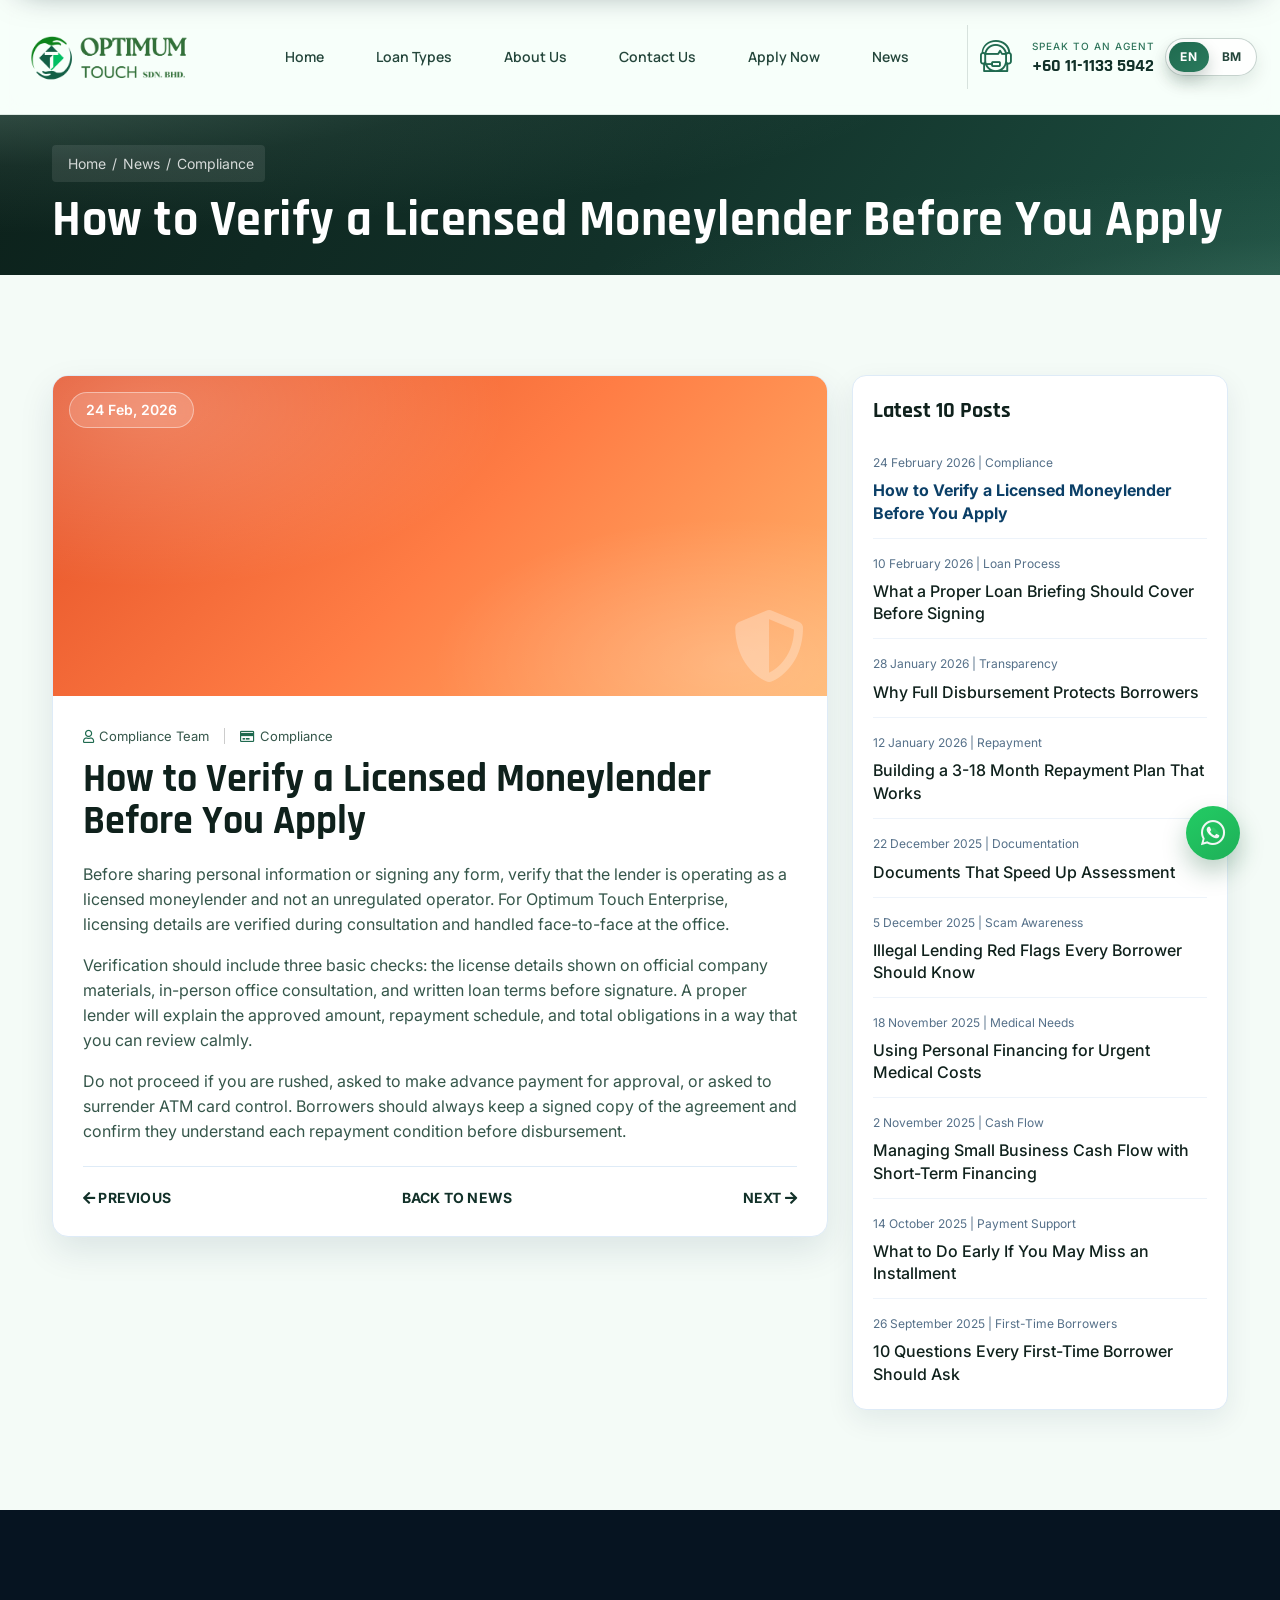
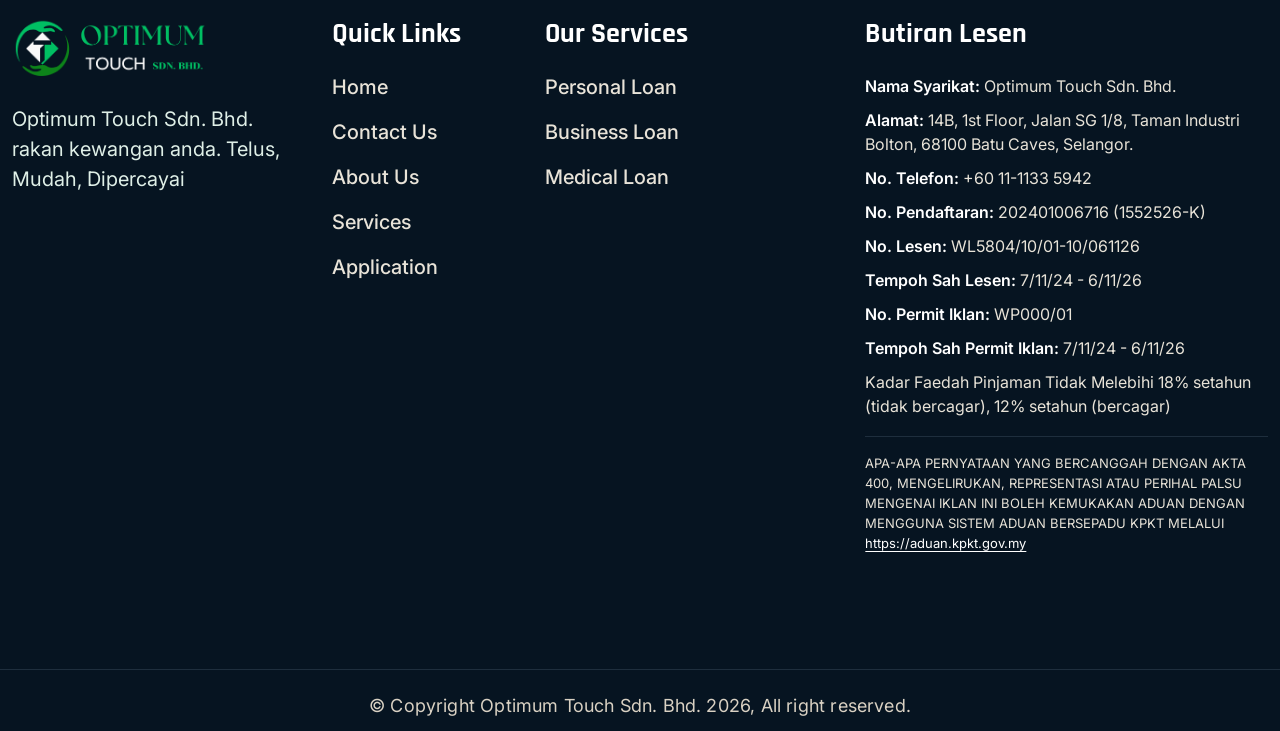
<file: news-details.html>
<!DOCTYPE html>
<html lang="en">
<head>
    <meta charset="UTF-8">
    <meta name="viewport" content="width=device-width, initial-scale=1.0">
    <title>News Details | Optimum Touch Enterprise</title>
    <meta name="description" content="Detailed borrower education article from Optimum Touch Enterprise licensed moneylending updates.">
    <link rel="apple-touch-icon" sizes="180x180" href="assets/images/favicon.png">
    <link rel="icon" type="image/png" sizes="32x32" href="assets/images/favicon.png">
    <link rel="icon" type="image/png" sizes="16x16" href="assets/images/favicon.png">
    <link href="https://fonts.googleapis.com/css2?family=Rubik:ital,wght@0,300;0,400;0,500;0,600;0,700;0,800;0,900;1,300;1,400;1,500;1,600;1,700;1,800;1,900&display=swap" rel="stylesheet">
    <link rel="stylesheet" href="assets/css/bootstrap.min.css">
    <link rel="stylesheet" href="assets/css/fontawesome-all.min.css">
    <link rel="stylesheet" href="assets/css/swiper.min.css">
    <link rel="stylesheet" href="assets/css/animate.min.css">
    <link rel="stylesheet" href="assets/css/pylon-icons.css">
    <link rel="stylesheet" href="assets/css/odometer.min.css">
    <link rel="stylesheet" href="assets/css/magnific-popup.css">
    <link rel="stylesheet" href="assets/css/bootstrap-select.min.css">
    <link rel="stylesheet" href="assets/css/nouislider.min.css">
    <link rel="stylesheet" href="assets/css/nouislider.pips.css">
    <link rel="stylesheet" href="assets/css/main.css?v=20260506-01">
    <style>
        .article-shell{background:#fff;border:1px solid #deebf7;border-radius:16px;box-shadow:0 14px 35px rgba(14,40,68,.1);overflow:hidden}
        .article-shell .blog-card__image{margin-bottom:0;border-radius:0;position:relative;overflow:hidden;min-height:320px}
        .article-shell .blog-card__image::before{content:"";position:absolute;inset:0;background:radial-gradient(75% 90% at 12% 10%,rgba(255,255,255,.24) 0%,rgba(255,255,255,0) 62%),radial-gradient(60% 70% at 88% 90%,rgba(255,255,255,.2) 0%,rgba(255,255,255,0) 65%)}
        .article-shell .blog-card__image .blog-card__hero-icon{position:absolute;right:22px;bottom:14px;font-size:72px;line-height:1;color:rgba(255,255,255,.28);z-index:2}
        .article-shell .blog-card__image>span{top:16px;left:16px;padding:10px 16px;border-radius:999px;border:1px solid rgba(255,255,255,.42);background:rgba(255,255,255,.16);backdrop-filter:blur(6px);color:#fff;font-size:14px;font-weight:600}
        .article-shell__body{padding:32px 30px 26px}
        .article-shell__body h3{font-size:40px;line-height:1.06;margin-bottom:18px}
        .article-nav{display:flex;justify-content:space-between;align-items:center;gap:10px;border-top:1px solid #deebf7;margin-top:22px;padding-top:18px}
        .article-nav a{font-weight:700;font-size:14px;letter-spacing:.2px;color:var(--thm-primary);text-transform:uppercase}
        .article-nav a:hover{color:var(--thm-base)}
        .article-side-box{background:#fff;border:1px solid #deebf7;border-radius:14px;padding:22px 20px;box-shadow:0 10px 28px rgba(14,40,68,.08)}
        .article-side-box h3{margin:0 0 14px;font-size:22px}
        .article-side-box ul{margin:0;padding:0;list-style:none}
        .article-side-box li{border-bottom:1px solid #edf3fa;padding:12px 0}
        .article-side-box li:last-child{border-bottom:0;padding-bottom:0}
        .article-side-box li a{color:var(--thm-black);font-weight:500;line-height:1.4;display:inline-block}
        .article-side-box li a:hover{color:var(--thm-primary)}
        .article-side-box li span{display:block;font-size:12px;color:#557089;margin-bottom:4px}
        @media (max-width:767px){.article-shell .blog-card__image{min-height:240px}.article-shell .blog-card__image .blog-card__hero-icon{font-size:56px;right:18px}.article-shell__body{padding:24px 20px 20px}.article-shell__body h3{font-size:30px}}
    </style>
</head>
<body>
    <div class="preloader" aria-hidden="true"></div><!-- /.preloader -->
    <div class="page-wrapper">
        <header class="main-header">
            <div class="topbar">
                <div class="container">
                    <div class="topbar__left">
                        <div class="topbar__social">
                            <a href="contact.html" class="fab fa-facebook-square"></a>
                            <a href="contact.html" class="fab fa-twitter"></a>
                            <a href="contact.html" class="fab fa-pinterest-p"></a>
                            <a href="contact.html" class="fab fa-instagram"></a>
                        </div>
                        <a href="about.html">Company Profile</a>
                        <a href="news.html">Company News</a>
                        <a href="faq.html">FAQs</a>
                    </div>
                    <div class="topbar__right">
                        <a href="mailto:support@creditoptimum.com"><i class="pylon-icon-email1"></i>support@creditoptimum.com</a>
                        <a href="contact.html"><i class="pylon-icon-clock2"></i>Walk in by appointment only.</a>
                    </div>
                </div>
            </div>
            <nav class="main-menu">
                <div class="container">
                    <div class="logo-box">
                        <a href="index.html" aria-label="logo image"><img src="assets/images/logo/Logo_light_thick.png" width="155" alt=""></a>
                        <span class="fa fa-bars mobile-nav__toggler"></span>
                    </div>
                                        <ul class="main-menu__list">
                        <li>
                            <a href="index.html">Home</a>
                        </li>
                        <li>
                            <a href="services.html">Loan Types</a>
                        </li>
                        <li>
                            <a href="about.html">About Us</a>
                        </li>
                        <li>
                            <a href="contact.html">Contact Us</a>
                        </li>
                        <li>
                            <a href="apply-now.html">Apply Now</a>
                        </li>
                        <li>
                            <a href="news.html">News</a>
                        </li>
                    </ul>
                    <div class="main-header__info">
                        <div class="main-header__info-phone">
                            <i class="pylon-icon-tech-support"></i>
                            <div class="main-header__info-phone-content">
                                <span>Speak to an Agent</span>
                                <h3><a href="tel:+60111135942">+60 11-1133 5942</a></h3>
                            </div>
                        </div>
                    </div>
                </div>
            </nav>
        </header>

        <div class="stricky-header stricked-menu main-menu"><div class="sticky-header__content"></div></div>

        <section class="page-header">
            <div class="page-header__bg" style="background-image: url(assets/images/backgrounds/page-header-bg-1-1.jpg);"></div>
            <div class="container">
                <ul class="thm-breadcrumb list-unstyled">
                    <li><a href="index.html">Home</a></li><li>/</li><li><a href="news.html">News</a></li><li>/</li><li><span id="detailBreadcrumb">Article</span></li>
                </ul>
                <h2 id="detailHeroTitle">Borrower Article</h2>
            </div>
        </section>

        <section class="blog-details pt-100 pb-100">
            <div class="container">
                <div class="row">
                    <div class="col-lg-8">
                        <article class="article-shell">
                            <div id="detailImageWrap" class="blog-card__image">
                                <span id="detailDateBadge">24 Feb, 2026</span>
                                <i id="detailHeroIcon" class="fas fa-file-alt blog-card__hero-icon" aria-hidden="true"></i>
                            </div>
                            <div class="article-shell__body">
                                <div class="blog-card__meta">
                                    <a href="#"><i class="far fa-user"></i><span id="detailTeam">Compliance Team</span></a>
                                    <a href="#"><i class="far fa-credit-card"></i><span id="detailCategory">Compliance</span></a>
                                </div>
                                <h3 id="detailTitle">How to Verify a Licensed Moneylender Before You Apply</h3>
                                <div id="detailParagraphs"></div>
                                <div class="article-nav">
                                    <a id="prevPostLink" href="news-details.html?post=1"><i class="fa fa-arrow-left"></i> Previous</a>
                                    <a href="news.html">Back To News</a>
                                    <a id="nextPostLink" href="news-details.html?post=2">Next <i class="fa fa-arrow-right"></i></a>
                                </div>
                            </div>
                        </article>
                    </div>
                    <div class="col-lg-4"><div class="article-side-box"><h3>Latest 10 Posts</h3><ul id="relatedPosts"></ul></div></div>
                </div>
            </div>
        </section>
<footer class="site-footer site-footer--rg-style">
            <div class="container">
                <div class="row justify-content-between footer-rg__grid">
                    <div class="col-lg-3 col-sm-6 footer-rg__brand-col">
                        <div class="footer-widget footer-widget__about footer-rg__brand">
                            <a href="index.html" class="footer-rg__logo-link" aria-label="Optimum Touch home">
                                <img src="assets/images/logo/logo-dark.png" width="232" alt="Optimum Touch Sdn. Bhd. logo">
                            </a>
                            <p class="footer-widget__about-text footer-rg__tagline" data-bm="Optimum Touch Sdn. Bhd. rakan kewangan anda. Telus, Mudah, Dipercayai">Optimum Touch Sdn. Bhd. rakan kewangan anda. Telus, Mudah, Dipercayai</p>
                        </div><!-- /.footer-widget footer-widget__about -->
                    </div><!-- /.col-lg-3 -->
                    <div class="col-lg-2 col-sm-6 footer-rg__links-col">
                        <div class="footer-widget footer-widget__link footer-rg__links">
                            <h3 class="footer-widget__title" data-bm="Pautan Pantas">Quick Links</h3>
                            <ul class="list-unstyled footer-widget__link-list">
                                <li><a href="index.html" data-bm="Laman Utama">Home</a></li>
                                <li><a href="contact.html" data-bm="Hubungi Kami">Contact Us</a></li>
                                <li><a href="about.html" data-bm="Tentang Kami">About Us</a></li>
                                <li><a href="services.html" data-bm="Perkhidmatan">Services</a></li>
                                <li><a href="apply-now.html" data-bm="Permohonan">Application</a></li>
                            </ul><!-- /.list-unstyled -->
                        </div><!-- /.footer-widget -->
                    </div><!-- /.col-lg-2 -->
                    <div class="col-lg-3 col-sm-6 footer-rg__services-col">
                        <div class="footer-widget footer-widget__link footer-rg__links footer-rg__services">
                            <h3 class="footer-widget__title" data-bm="Perkhidmatan Kami">Our Services</h3>
                            <ul class="list-unstyled footer-widget__link-list">
                                <li><a href="service-details.html?service=personal#loan-personal" data-bm="Pinjaman Peribadi">Personal Loan</a></li>
                                <li><a href="service-details.html?service=business#loan-business" data-bm="Pinjaman Perniagaan">Business Loan</a></li>
                                <li><a href="service-details.html?service=medical#loan-medical" data-bm="Pinjaman Perubatan">Medical Loan</a></li>
                            </ul><!-- /.list-unstyled -->
                        </div><!-- /.footer-widget -->
                    </div><!-- /.col-lg-3 -->
                    <div class="col-lg-4 col-sm-6 footer-rg__license-col">
                        <div class="footer-widget footer-widget__contact footer-widget__compliance footer-rg__license">
                            <h3 data-bm="Butiran Lesen">Butiran Lesen</h3>
                            <div class="footer-rg__license-list footer-rg__license-list--compliance" data-no-translate="true">
                                <p><strong>Nama Syarikat:</strong> Optimum Touch Sdn. Bhd.</p>
                                <p><strong>Alamat:</strong> 14B, 1st Floor, Jalan SG 1/8, Taman Industri Bolton, 68100 Batu Caves, Selangor.</p>
                                <p><strong>No. Telefon:</strong> +60 11-1133 5942</p>
                                <p><strong>No. Pendaftaran:</strong> 202401006716 (1552526-K)</p>
                                <p><strong>No. Lesen:</strong> WL5804/10/01-10/061126</p>
                                <p><strong>Tempoh Sah Lesen:</strong> 7/11/24 - 6/11/26</p>
                                <p><strong>No. Permit Iklan:</strong> WP000/01</p>
                                <p><strong>Tempoh Sah Permit Iklan:</strong> 7/11/24 - 6/11/26</p>
                                <p>Kadar Faedah Pinjaman Tidak Melebihi 18% setahun (tidak bercagar), 12% setahun (bercagar)</p>
                                <p class="footer-rg__kpkt-notice">APA-APA PERNYATAAN YANG BERCANGGAH DENGAN AKTA 400, MENGELIRUKAN, REPRESENTASI ATAU PERIHAL PALSU MENGENAI IKLAN INI BOLEH KEMUKAKAN ADUAN DENGAN MENGGUNA SISTEM ADUAN BERSEPADU KPKT MELALUI <a href="https://aduan.kpkt.gov.my" target="_blank" rel="noopener noreferrer">https://aduan.kpkt.gov.my</a></p>
                            </div>
                        </div><!-- /.footer-widget footer-widget__contact -->
                    </div><!-- /.col-lg-4 -->
                </div><!-- /.row -->
            </div><!-- /.container -->
        </footer><!-- /.site-footer -->
        <div class="bottom-footer bottom-footer--rg-style">
            <div class="container">
                <p data-bm="Hak cipta Optimum Touch Sdn. Bhd. 2026, Hak terpelihara">&copy; Copyright Optimum Touch Sdn. Bhd. 2026, All right reserved.</p>
            </div><!-- /.container -->
        </div><!-- /.bottom-footer -->
    </div>

    <div class="mobile-nav__wrapper">
        <div class="mobile-nav__overlay mobile-nav__toggler"></div>
        <div class="mobile-nav__content">
            <span class="mobile-nav__close mobile-nav__toggler"></span>
            <div class="logo-box"><a href="index.html" aria-label="logo image"><img src="assets/images/logo/Logo_light_thick.png" width="155" alt="" /></a></div>
            <div class="mobile-nav__container"></div>
                        <ul class="mobile-nav__contact list-unstyled">
                <li>
                    <i class="pylon-icon-email1"></i>
                    <a href="mailto:support@creditoptimum.com">support@creditoptimum.com</a>
                </li>
                <li>
                    <i class="pylon-icon-telephone"></i>
                    <a href="tel:+60111135942">+60 11-1133 5942</a>
                </li>
                <li>
                    <i class="pylon-icon-clock2"></i>
                    <a href="contact.html">Walk in by appointment only.</a>
                </li>
                <li>
                    <i class="pylon-icon-pin1"></i>
                    <a href="https://www.google.com/maps?q=Optimum+Touch+Enterprise%2C+14B%2C+1st+Floor%2C+Jalan+SG+1%2F8%2C+Taman+Industri+Bolton%2C+68100+Batu+Caves%2C+Selangor" target="_blank" rel="noopener">14B, 1st Floor, Jalan SG 1/8, Taman Industri Bolton, 68100 Batu Caves, Selangor.</a>
                </li>
            </ul><!-- /.mobile-nav__contact -->
            <div class="mobile-nav__top"><div class="mobile-nav__language"><img src="assets/images/resources/flag-1-1.jpg" alt=""><label class="sr-only" for="language-select">select language</label><select class="selectpicker" id="language-select"><option value="english">English</option><option value="bahasa">Bahasa Melayu</option></select></div><div class="mobile-nav__social"><a href="contact.html" aria-label="twitter"><i class="fab fa-twitter"></i></a><a href="contact.html" aria-label="facebook"><i class="fab fa-facebook-square"></i></a><a href="contact.html" aria-label="pinterest"><i class="fab fa-pinterest-p"></i></a><a href="contact.html" aria-label="instagram"><i class="fab fa-instagram"></i></a></div></div>
        </div>
    </div>

    <div class="search-popup"><div class="search-popup__overlay search-toggler"></div><div class="search-popup__content"><form action="#"><label for="search" class="sr-only">search here</label><input type="text" id="search" placeholder="Search Here..." /><button type="submit" aria-label="search submit" class="thm-btn"><i class="fa fa-search"></i></button></form></div></div>
    <a href="#" data-target="html" class="scroll-to-target scroll-to-top"><i class="fa fa-angle-up"></i></a>

    <script src="assets/js/jquery-3.5.1.min.js"></script>
    <script src="assets/js/bootstrap.bundle.min.js"></script>
    <script src="assets/js/swiper.min.js"></script>
    <script src="assets/js/jquery.ajaxchimp.min.js"></script>
    <script src="assets/js/jquery.magnific-popup.min.js"></script>
    <script src="assets/js/jquery.validate.min.js"></script>
    <script src="assets/js/bootstrap-select.min.js"></script>
    <script src="assets/js/wow.js"></script>
    <script src="assets/js/odometer.min.js"></script>
    <script src="assets/js/jquery.appear.min.js"></script>
    <script src="assets/js/wNumb.min.js"></script>
    <script src="assets/js/nouislider.min.js"></script>
    <script src="assets/js/theme.js?v=20260506-01"></script>
    <script>
        const newsPosts = [
            { id: 1, date: "24 February 2026", badgeDate: "24 Feb, 2026", team: "Compliance Team", category: "Compliance", title: "How to Verify a Licensed Moneylender Before You Apply", image: "assets/images/blog/blog-1-1.png", paragraphs: [
                "Before sharing personal information or signing any form, verify that the lender is operating as a licensed moneylender and not an unregulated operator. For Optimum Touch Enterprise, licensing details are verified during consultation and handled face-to-face at the office.",
                "Verification should include three basic checks: the license details shown on official company materials, in-person office consultation, and written loan terms before signature. A proper lender will explain the approved amount, repayment schedule, and total obligations in a way that you can review calmly.",
                "Do not proceed if you are rushed, asked to make advance payment for approval, or asked to surrender ATM card control. Borrowers should always keep a signed copy of the agreement and confirm they understand each repayment condition before disbursement."
            ]},
            { id: 2, date: "10 February 2026", badgeDate: "10 Feb, 2026", team: "Operations Team", category: "Loan Process", title: "What a Proper Loan Briefing Should Cover Before Signing", image: "assets/images/news/news-d-1-1.jpg", paragraphs: [
                "A proper briefing is more than a quick explanation. Borrowers should be informed about the approved principal, repayment period, monthly installment expectations, and the full schedule for payment dates. This is the minimum foundation for informed consent.",
                "At consultation stage, ask for clear answers to these points: how much will be disbursed, what is the exact tenure, what happens if payment is late, and how communication will be handled if financial difficulty occurs. If any point is vague, request written clarification before signing.",
                "A lawful, transparent process protects both borrower and lender. You should never rely on verbal promises alone. Review documents line by line, and only proceed when the agreement matches what was explained during consultation."
            ]},
            { id: 3, date: "28 January 2026", badgeDate: "28 Jan, 2026", team: "Customer Care", category: "Transparency", title: "Why Full Disbursement Protects Borrowers", image: "assets/images/blog/blog-1-2.png", paragraphs: [
                "Borrowers are safest when the approved amount and disbursed amount are aligned with the written agreement. Hidden deductions at payout create immediate repayment pressure and make planning difficult from day one.",
                "Optimum Touch positions transparency as a core commitment: no upfront fees, no hidden deductions, and no ATM card holding. This model reduces confusion and gives borrowers a clear starting point for monthly budgeting.",
                "During the final review, check that the signed figures are consistent with what you actually receive. If there is a mismatch, raise the issue before leaving the office. Financial decisions should start with complete documentation and full clarity."
            ]},
            { id: 4, date: "12 January 2026", badgeDate: "12 Jan, 2026", team: "Advisory Team", category: "Repayment", title: "Building a 3-18 Month Repayment Plan That Works", image: "assets/images/news/news-d-1-2.jpg", paragraphs: [
                "Short to medium loan tenures require disciplined planning from the first month. Start by listing fixed commitments such as rent, utilities, transport, and essentials. Then map the installment amount into your monthly cash flow.",
                "For many borrowers, the practical strategy is to keep a small monthly buffer instead of planning to the last ringgit. That buffer protects you against timing delays in salary, minor emergencies, or irregular expenses that would otherwise affect repayment timing.",
                "Optimum Touch loan products are structured within published ranges, including RM3,000 to RM20,000 financing and repayment periods from 3 to 18 months, subject to assessment and agreement. Borrow within what your month-by-month budget can realistically sustain."
            ]},
            { id: 5, date: "22 December 2025", badgeDate: "22 Dec, 2025", team: "Assessment Team", category: "Documentation", title: "Documents That Speed Up Assessment", image: "assets/images/blog/blog-1-3.png", paragraphs: [
                "Assessment delays often come from inconsistent or incomplete documents, not from the lending process itself. Preparing complete records early helps both sides evaluate affordability and repayment suitability faster.",
                "Bring documents that confirm identity, income pattern, and basic commitment profile. Ensure names, addresses, and key details are consistent across records. If your income is variable, include supporting evidence that explains monthly fluctuations clearly.",
                "Organized documents improve review quality and reduce repeated follow-up. Borrowers should avoid shortcuts or edited records. Accurate submissions lead to more reliable assessment and a cleaner contract stage."
            ]},
            { id: 6, date: "5 December 2025", badgeDate: "05 Dec, 2025", team: "Compliance Team", category: "Scam Awareness", title: "Illegal Lending Red Flags Every Borrower Should Know", image: "assets/images/news/news-d-1-3.jpg", paragraphs: [
                "Unlicensed operators usually rely on urgency and fear. Typical warning signs include pressure to transfer money before approval, refusal to provide clear written terms, and attempts to control borrower bank access credentials.",
                "Another red flag is the absence of proper office consultation. Legitimate borrowing should be documented and reviewable. If the lender avoids identity verification or discourages you from reading the agreement fully, stop the process immediately.",
                "When in doubt, do not proceed with payment or signature. Seek verification and deal only with licensed operators that provide structured, documented, and transparent terms."
            ]},
            { id: 7, date: "18 November 2025", badgeDate: "18 Nov, 2025", team: "Borrower Support", category: "Medical Needs", title: "Using Personal Financing for Urgent Medical Costs", image: "assets/images/blog/blog-1-4.png", paragraphs: [
                "Medical expenses can be immediate and emotionally stressful. Borrowers should separate urgent treatment costs from optional spending, then finance only what is necessary for essential care and recovery planning.",
                "Before applying, estimate the full expense pathway, including follow-up visits and medication if relevant. A clear cost range helps prevent under-borrowing that leads to repeated applications, or over-borrowing that creates unnecessary monthly strain.",
                "Once financing is approved, lock in a repayment routine aligned with salary dates. Structured planning protects treatment continuity while maintaining responsible debt management."
            ]},
            { id: 8, date: "2 November 2025", badgeDate: "02 Nov, 2025", team: "Business Advisory", category: "Cash Flow", title: "Managing Small Business Cash Flow with Short-Term Financing", image: "assets/images/news/news-d-1-4.jpg", paragraphs: [
                "Small businesses often face timing gaps between supplier payments and receivable collection. Short-term financing can support continuity when used for targeted working-capital needs such as inventory replenishment or urgent operating bills.",
                "Business owners should forecast repayment using conservative sales assumptions. If expected cash inflow is uncertain, reduce borrowing size instead of extending risk. A smaller, planned facility is generally safer than borrowing at the maximum limit.",
                "Keep business and personal expense tracking separate during repayment months. Clean records improve financial control and help decision-making for future funding cycles."
            ]},
            { id: 9, date: "14 October 2025", badgeDate: "14 Oct, 2025", team: "Repayment Desk", category: "Payment Support", title: "What to Do Early If You May Miss an Installment", image: "assets/images/blog/blog-1-5.png", paragraphs: [
                "If you expect repayment difficulty, the most important step is early communication. Contact the lender before the due date and explain the cause, expected recovery timeline, and your proposed payment approach.",
                "Prepare a realistic figure you can commit to, rather than making a promise you cannot keep. Clear discussion early is usually more effective than waiting until the account is already overdue and options become limited.",
                "Keep all communication documented and continue paying what you can on schedule. Proactive engagement protects your record and helps maintain a workable repayment path."
            ]},
            { id: 10, date: "26 September 2025", badgeDate: "26 Sep, 2025", team: "Customer Care", category: "First-Time Borrowers", title: "10 Questions Every First-Time Borrower Should Ask", image: "assets/images/blog/blog-1-6.png", paragraphs: [
                "First-time borrowers should come prepared with structured questions. Ask for the approved amount, full repayment schedule, due dates, and process for handling unexpected payment difficulties. These questions establish the basics of affordability and commitment.",
                "You should also confirm disbursement amount, all documented charges, and any obligations tied to account access. A transparent process should clearly reject hidden deductions and ATM card holding practices.",
                "Finally, ask for a full copy of every signed document and read each page before leaving the office. Good borrowing begins when terms are clear, lawful, and manageable over the full tenure."
            ]}
        ];
        const params = new URLSearchParams(window.location.search);
        const requested = parseInt(params.get("post"), 10);
        const postId = Number.isInteger(requested) && requested >= 1 && requested <= 10 ? requested : 1;
        const post = newsPosts.find((item) => item.id === postId) || newsPosts[0];
        const newsCardGradients = [
            "linear-gradient(135deg, #006fe8 0%, #00b7ff 56%, #40e4ff 100%)",
            "linear-gradient(135deg, #0f9f8f 0%, #11c2a4 54%, #53d8ff 100%)",
            "linear-gradient(135deg, #ff7a18 0%, #ff4776 55%, #ff6a3d 100%)",
            "linear-gradient(135deg, #5a52ff 0%, #7a6dff 52%, #39c4ff 100%)",
            "linear-gradient(135deg, #00a86b 0%, #00c48c 50%, #5de0b7 100%)",
            "linear-gradient(135deg, #f95f62 0%, #ff8d4d 55%, #ffc35b 100%)",
            "linear-gradient(135deg, #2e4dff 0%, #4f79ff 48%, #68b5ff 100%)",
            "linear-gradient(135deg, #008a7a 0%, #00b29a 52%, #56d8c8 100%)",
            "linear-gradient(135deg, #7a2cff 0%, #b13bff 50%, #ff69b8 100%)",
            "linear-gradient(135deg, #e34f26 0%, #ff7d45 52%, #ffb36a 100%)"
        ];
        const heroIcons = [
            "fas fa-shield-alt",
            "fas fa-file-signature",
            "fas fa-handshake",
            "fas fa-calendar-check",
            "fas fa-folder-open",
            "fas fa-exclamation-triangle",
            "fas fa-briefcase-medical",
            "fas fa-chart-line",
            "fas fa-bell",
            "fas fa-list-check"
        ];

        const detailDateBadge = document.getElementById("detailDateBadge");
        const detailImageWrap = document.getElementById("detailImageWrap");
        const detailHeroIcon = document.getElementById("detailHeroIcon");
        const detailTeam = document.getElementById("detailTeam");
        const detailCategory = document.getElementById("detailCategory");
        const detailTitle = document.getElementById("detailTitle");
        const detailHeroTitle = document.getElementById("detailHeroTitle");
        const detailBreadcrumb = document.getElementById("detailBreadcrumb");
        const detailParagraphs = document.getElementById("detailParagraphs");
        const relatedPosts = document.getElementById("relatedPosts");
        const prevPostLink = document.getElementById("prevPostLink");
        const nextPostLink = document.getElementById("nextPostLink");

        document.title = post.title + " | Optimum Touch Enterprise";
        detailDateBadge.textContent = post.badgeDate;
        if (detailImageWrap) {
            const randomGradient = newsCardGradients[Math.floor(Math.random() * newsCardGradients.length)];
            detailImageWrap.style.background = randomGradient;
        }
        if (detailHeroIcon) {
            const iconClass = heroIcons[(post.id - 1 + heroIcons.length) % heroIcons.length];
            detailHeroIcon.className = iconClass + " blog-card__hero-icon";
        }
        detailTeam.textContent = post.team;
        detailCategory.textContent = post.category;
        detailTitle.textContent = post.title;
        detailHeroTitle.textContent = post.title;
        detailBreadcrumb.textContent = post.category;

        detailParagraphs.innerHTML = post.paragraphs.map((paragraph) => `<p>${paragraph}</p>`).join("");

        relatedPosts.innerHTML = newsPosts.map((item) => {
            const activeClass = item.id === post.id ? " style=\"font-weight:700;color:#0b3f67;\"" : "";
            return `<li><span>${item.date} | ${item.category}</span><a href=\"news-details.html?post=${item.id}\"${activeClass}>${item.title}</a></li>`;
        }).join("");

        const previousId = post.id === 1 ? 10 : post.id - 1;
        const nextId = post.id === 10 ? 1 : post.id + 1;
        prevPostLink.href = `news-details.html?post=${previousId}`;
        nextPostLink.href = `news-details.html?post=${nextId}`;
    </script>
</body>
</html>
</file>
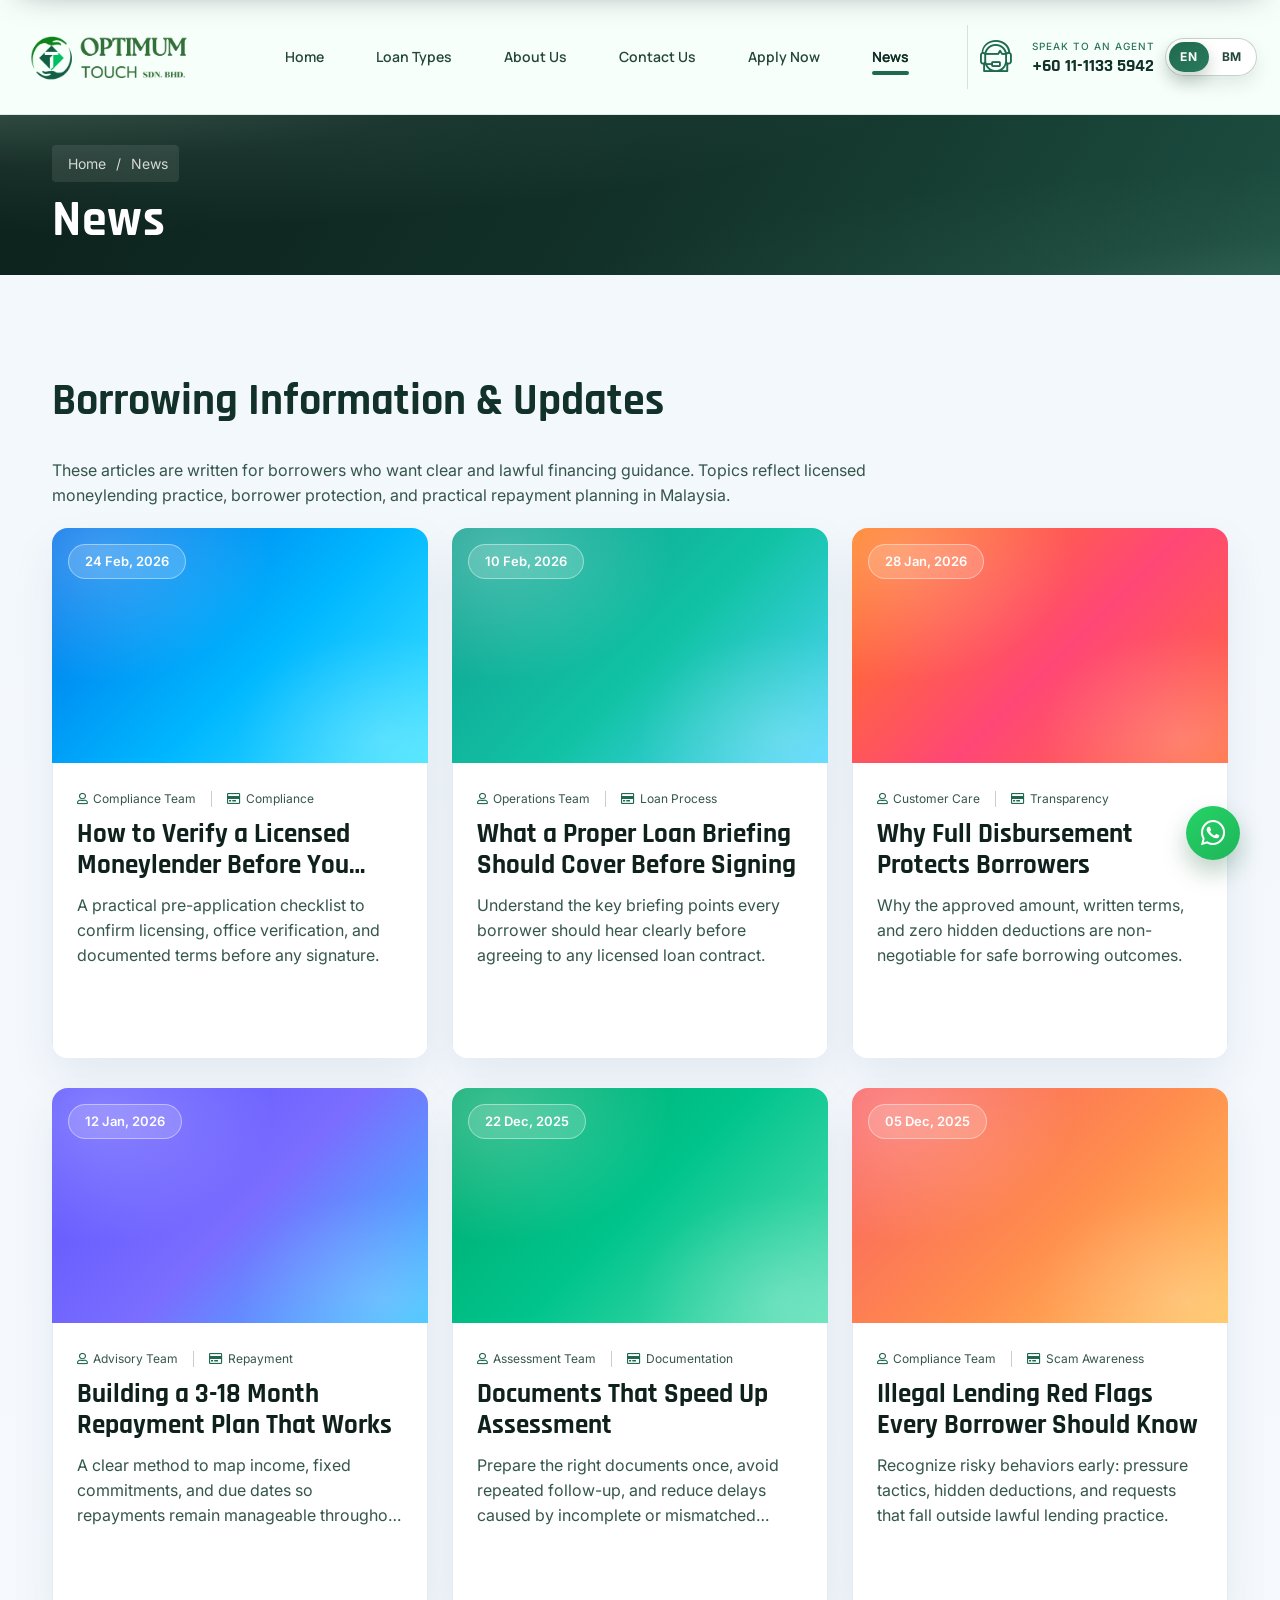
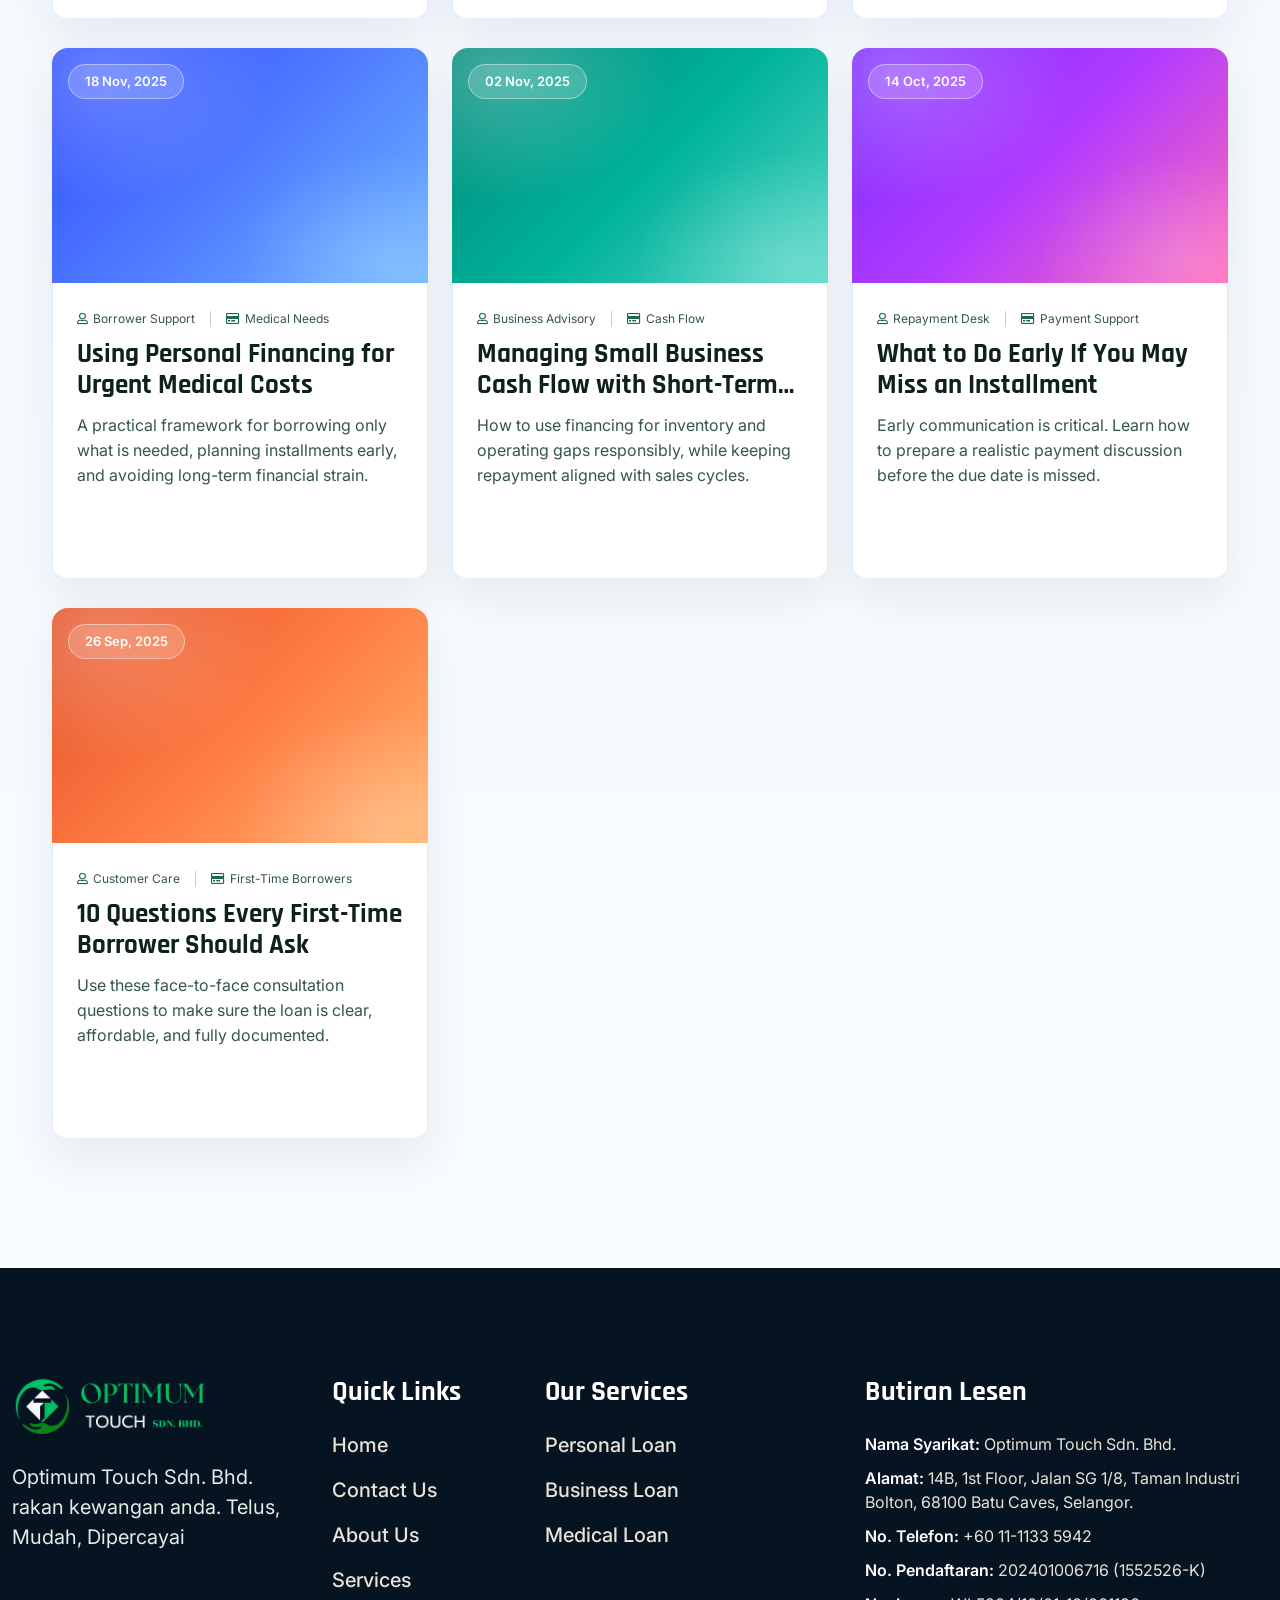
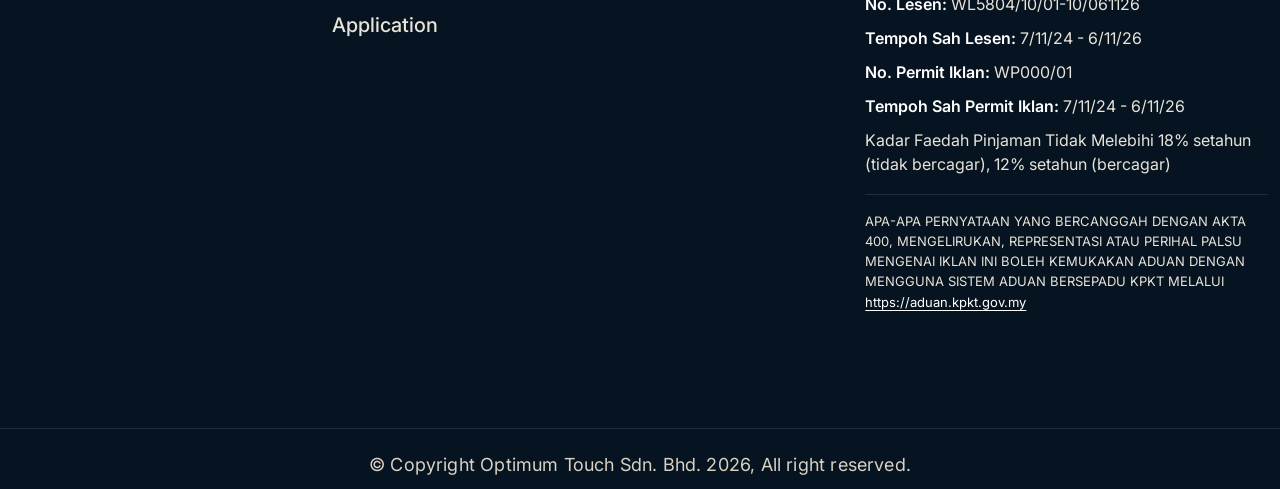
<file: news.html>
<!DOCTYPE html>
<html lang="en">

<head>
    <meta charset="UTF-8">
    <meta name="viewport" content="width=device-width, initial-scale=1.0">
    <title>News Page | Optimum Touch Enterprise</title>
    <!-- favicons Icons -->
    <link rel="apple-touch-icon" sizes="180x180" href="assets/images/favicon.png">
    <link rel="icon" type="image/png" sizes="32x32" href="assets/images/favicon.png">
    <link rel="icon" type="image/png" sizes="16x16" href="assets/images/favicon.png">
    <link rel="manifest" href="assets/images/favicons/site.webmanifest">
    <meta name="description" content="Optimum Touch Enterprise (Registration No. 001620733-P), a Malaysia-registered company with money lending services among its business activities.">

    <!-- fonts -->
    <link
        href="https://fonts.googleapis.com/css2?family=Rubik:ital,wght@0,300;0,400;0,500;0,600;0,700;0,800;0,900;1,300;1,400;1,500;1,600;1,700;1,800;1,900&display=swap"
        rel="stylesheet">

    <link rel="stylesheet" href="assets/css/bootstrap.min.css">
    <link rel="stylesheet" href="assets/css/fontawesome-all.min.css">
    <link rel="stylesheet" href="assets/css/swiper.min.css">
    <link rel="stylesheet" href="assets/css/animate.min.css">
    <link rel="stylesheet" href="assets/css/pylon-icons.css">
    <link rel="stylesheet" href="assets/css/odometer.min.css">
    <link rel="stylesheet" href="assets/css/magnific-popup.css">
    <link rel="stylesheet" href="assets/css/bootstrap-select.min.css">
    <link rel="stylesheet" href="assets/css/nouislider.min.css">
    <link rel="stylesheet" href="assets/css/nouislider.pips.css">

    <!-- site styles -->
    <link rel="stylesheet" href="assets/css/main.css?v=20260506-01">
</head>

<body>
    <div class="preloader" aria-hidden="true"></div><!-- /.preloader -->
    <div class="page-wrapper">
        <header class="main-header">
            <div class="topbar">
                <div class="container">
                    <div class="topbar__left">
                        <div class="topbar__social">
                            <a href="contact.html" class="fab fa-facebook-square"></a>
                            <a href="contact.html" class="fab fa-twitter"></a>
                            <a href="contact.html" class="fab fa-pinterest-p"></a>
                            <a href="contact.html" class="fab fa-instagram"></a>
                        </div><!-- /.topbar__social -->
                        <a href="about.html">Company Profile</a>
                        <a href="news.html">Company News</a>
                        <a href="faq.html">FAQs</a>
                    </div><!-- /.topbar__left -->
                    <div class="topbar__right">
                        <a href="mailto:support@creditoptimum.com"><i class="pylon-icon-email1"></i>support@creditoptimum.com</a>
                        <a href="contact.html"><i class="pylon-icon-clock2"></i>Walk in by appointment only.</a>
                    </div><!-- /.topbar__right -->
                </div><!-- /.container -->
            </div><!-- /.topbar -->
            <nav class="main-menu">
                <div class="container">
                    <div class="logo-box">
                        <a href="index.html" aria-label="logo image"><img src="assets/images/logo/Logo_light_thick.png" width="155"
                                alt=""></a>
                        <span class="fa fa-bars mobile-nav__toggler"></span>
                    </div><!-- /.logo-box -->
                                        <ul class="main-menu__list">
                        <li>
                            <a href="index.html">Home</a>
                        </li>
                        <li>
                            <a href="services.html">Loan Types</a>
                        </li>
                        <li>
                            <a href="about.html">About Us</a>
                        </li>
                        <li>
                            <a href="contact.html">Contact Us</a>
                        </li>
                        <li>
                            <a href="apply-now.html">Apply Now</a>
                        </li>
                        <li>
                            <a href="news.html">News</a>
                        </li>
                    </ul>
                    <!-- /.main-menu__list -->

                    <div class="main-header__info">
                        <div class="main-header__info-phone">
                            <i class="pylon-icon-tech-support"></i>
                            <div class="main-header__info-phone-content">
                                <span>Speak to an Agent</span>
                                <h3><a href="tel:+60111135942">+60 11-1133 5942</a></h3>
                            </div><!-- /.main-header__info-phone-content -->
                        </div><!-- /.main-header__info-phone -->
                    </div><!-- /.main-header__info -->
                </div><!-- /.container -->
            </nav>
            <!-- /.main-menu -->
        </header><!-- /.main-header -->

        <div class="stricky-header stricked-menu main-menu">
            <div class="sticky-header__content"></div><!-- /.sticky-header__content -->
        </div><!-- /.stricky-header -->

        <section class="page-header">
            <div class="page-header__bg"
                style="background-image: url(assets/images/backgrounds/page-header-bg-1-1.jpg);"></div>
            <!-- /.page-header__bg -->
            <div class="container">
                <ul class="thm-breadcrumb list-unstyled">
                    <li><a href="index.html">Home</a></li>
                    <li>/</li>
                    <li><span>News</span></li>
                </ul><!-- /.thm-breadcrumb list-unstyled -->
                <h2>News</h2>
            </div><!-- /.container -->
        </section><!-- /.page-header -->

        <section class="blog-page news-hub pt-100 pb-100" id="news-top">
            <div class="container">
                <div class="row">
                    <div class="col-lg-12">
                        <div class="block-title text-left">
                            <p>Borrower Education, Compliance & Process Clarity</p>
                            <h2>Borrowing Information & Updates</h2>
                        </div>
                        <p class="news-hub__intro">These articles are written for borrowers who want clear and lawful
                            financing guidance. Topics reflect licensed moneylending practice, borrower protection, and
                            practical repayment planning in Malaysia.</p>
                    </div>
                </div>
                <div class="row news-grid-row">
                    <!-- news cards start -->
                    <div class="col-xl-4 col-md-6 news-grid-col">
                        <div class="blog-card news-grid-card news-grid-card--1">
                            <div class="blog-card__image">
                                <span>24 Feb, 2026</span>
                                <img src="assets/images/blog/blog-1-1.png"
                                    alt="Borrower checking licensed moneylending details">
                            </div>
                            <div class="blog-card__content">
                                <div class="blog-card__meta">
                                    <a href="news-details.html?post=1"><i class="far fa-user"></i>Compliance Team</a>
                                    <a href="news-details.html?post=1"><i class="far fa-credit-card"></i>Compliance</a>
                                </div>
                                <h3><a href="news-details.html?post=1">How to Verify a Licensed Moneylender Before You Apply</a></h3>
                                <p class="news-card-excerpt">A practical pre-application checklist to confirm licensing,
                                    office verification, and documented terms before any signature.</p>
                                <div class="blog-card__bottom">
                                    <div class="blog-card-bottom-readmore">
                                        <a href="news-details.html?post=1" class="readmore-card-link"><i
                                                class="pylon-icon-right-arrow"></i>Read Full Post</a>
                                    </div>
                                    <span class="blog_comment">
                                        <a href="news-details.html?post=1"><i class="far fa-file-alt"></i>Complete Guide</a>
                                    </span>
                                </div>
                            </div>
                        </div>
                    </div>
                    <div class="col-xl-4 col-md-6 news-grid-col">
                        <div class="blog-card news-grid-card news-grid-card--2">
                            <div class="blog-card__image">
                                <span>10 Feb, 2026</span>
                                <img src="assets/images/news/news-d-1-1.jpg"
                                    alt="Borrower reviewing loan agreement in office">
                            </div>
                            <div class="blog-card__content">
                                <div class="blog-card__meta">
                                    <a href="news-details.html?post=2"><i class="far fa-user"></i>Operations Team</a>
                                    <a href="news-details.html?post=2"><i class="far fa-credit-card"></i>Loan Process</a>
                                </div>
                                <h3><a href="news-details.html?post=2">What a Proper Loan Briefing Should Cover Before Signing</a></h3>
                                <p class="news-card-excerpt">Understand the key briefing points every borrower should
                                    hear clearly before agreeing to any licensed loan contract.</p>
                                <div class="blog-card__bottom">
                                    <div class="blog-card-bottom-readmore">
                                        <a href="news-details.html?post=2" class="readmore-card-link"><i
                                                class="pylon-icon-right-arrow"></i>Read Full Post</a>
                                    </div>
                                    <span class="blog_comment">
                                        <a href="news-details.html?post=2"><i class="far fa-file-alt"></i>Complete Guide</a>
                                    </span>
                                </div>
                            </div>
                        </div>
                    </div>
                    <div class="col-xl-4 col-md-6 news-grid-col">
                        <div class="blog-card news-grid-card news-grid-card--3">
                            <div class="blog-card__image">
                                <span>28 Jan, 2026</span>
                                <img src="assets/images/blog/blog-1-2.png"
                                    alt="Transparent financing disbursement process">
                            </div>
                            <div class="blog-card__content">
                                <div class="blog-card__meta">
                                    <a href="news-details.html?post=3"><i class="far fa-user"></i>Customer Care</a>
                                    <a href="news-details.html?post=3"><i class="far fa-credit-card"></i>Transparency</a>
                                </div>
                                <h3><a href="news-details.html?post=3">Why Full Disbursement Protects Borrowers</a></h3>
                                <p class="news-card-excerpt">Why the approved amount, written terms, and zero hidden
                                    deductions are non-negotiable for safe borrowing outcomes.</p>
                                <div class="blog-card__bottom">
                                    <div class="blog-card-bottom-readmore">
                                        <a href="news-details.html?post=3" class="readmore-card-link"><i
                                                class="pylon-icon-right-arrow"></i>Read Full Post</a>
                                    </div>
                                    <span class="blog_comment">
                                        <a href="news-details.html?post=3"><i class="far fa-file-alt"></i>Complete Guide</a>
                                    </span>
                                </div>
                            </div>
                        </div>
                    </div>
                    <div class="col-xl-4 col-md-6 news-grid-col">
                        <div class="blog-card news-grid-card news-grid-card--4">
                            <div class="blog-card__image">
                                <span>12 Jan, 2026</span>
                                <img src="assets/images/news/news-d-1-2.jpg"
                                    alt="Repayment planning for monthly installment">
                            </div>
                            <div class="blog-card__content">
                                <div class="blog-card__meta">
                                    <a href="news-details.html?post=4"><i class="far fa-user"></i>Advisory Team</a>
                                    <a href="news-details.html?post=4"><i class="far fa-credit-card"></i>Repayment</a>
                                </div>
                                <h3><a href="news-details.html?post=4">Building a 3-18 Month Repayment Plan That Works</a></h3>
                                <p class="news-card-excerpt">A clear method to map income, fixed commitments, and due
                                    dates so repayments remain manageable throughout the tenure.</p>
                                <div class="blog-card__bottom">
                                    <div class="blog-card-bottom-readmore">
                                        <a href="news-details.html?post=4" class="readmore-card-link"><i
                                                class="pylon-icon-right-arrow"></i>Read Full Post</a>
                                    </div>
                                    <span class="blog_comment">
                                        <a href="news-details.html?post=4"><i class="far fa-file-alt"></i>Complete Guide</a>
                                    </span>
                                </div>
                            </div>
                        </div>
                    </div>
                    <div class="col-xl-4 col-md-6 news-grid-col">
                        <div class="blog-card news-grid-card news-grid-card--5">
                            <div class="blog-card__image">
                                <span>22 Dec, 2025</span>
                                <img src="assets/images/blog/blog-1-3.png"
                                    alt="Document checklist for faster loan assessment">
                            </div>
                            <div class="blog-card__content">
                                <div class="blog-card__meta">
                                    <a href="news-details.html?post=5"><i class="far fa-user"></i>Assessment Team</a>
                                    <a href="news-details.html?post=5"><i class="far fa-credit-card"></i>Documentation</a>
                                </div>
                                <h3><a href="news-details.html?post=5">Documents That Speed Up Assessment</a></h3>
                                <p class="news-card-excerpt">Prepare the right documents once, avoid repeated follow-up,
                                    and reduce delays caused by incomplete or mismatched information.</p>
                                <div class="blog-card__bottom">
                                    <div class="blog-card-bottom-readmore">
                                        <a href="news-details.html?post=5" class="readmore-card-link"><i
                                                class="pylon-icon-right-arrow"></i>Read Full Post</a>
                                    </div>
                                    <span class="blog_comment">
                                        <a href="news-details.html?post=5"><i class="far fa-file-alt"></i>Complete Guide</a>
                                    </span>
                                </div>
                            </div>
                        </div>
                    </div>
                    <div class="col-xl-4 col-md-6 news-grid-col">
                        <div class="blog-card news-grid-card news-grid-card--6">
                            <div class="blog-card__image">
                                <span>05 Dec, 2025</span>
                                <img src="assets/images/news/news-d-1-3.jpg"
                                    alt="Warning signs of illegal money lending activities">
                            </div>
                            <div class="blog-card__content">
                                <div class="blog-card__meta">
                                    <a href="news-details.html?post=6"><i class="far fa-user"></i>Compliance Team</a>
                                    <a href="news-details.html?post=6"><i class="far fa-credit-card"></i>Scam Awareness</a>
                                </div>
                                <h3><a href="news-details.html?post=6">Illegal Lending Red Flags Every Borrower Should Know</a></h3>
                                <p class="news-card-excerpt">Recognize risky behaviors early: pressure tactics, hidden
                                    deductions, and requests that fall outside lawful lending practice.</p>
                                <div class="blog-card__bottom">
                                    <div class="blog-card-bottom-readmore">
                                        <a href="news-details.html?post=6" class="readmore-card-link"><i
                                                class="pylon-icon-right-arrow"></i>Read Full Post</a>
                                    </div>
                                    <span class="blog_comment">
                                        <a href="news-details.html?post=6"><i class="far fa-file-alt"></i>Complete Guide</a>
                                    </span>
                                </div>
                            </div>
                        </div>
                    </div>
                    <div class="col-xl-4 col-md-6 news-grid-col">
                        <div class="blog-card news-grid-card news-grid-card--7">
                            <div class="blog-card__image">
                                <span>18 Nov, 2025</span>
                                <img src="assets/images/blog/blog-1-4.png"
                                    alt="Medical expense financing planning">
                            </div>
                            <div class="blog-card__content">
                                <div class="blog-card__meta">
                                    <a href="news-details.html?post=7"><i class="far fa-user"></i>Borrower Support</a>
                                    <a href="news-details.html?post=7"><i class="far fa-credit-card"></i>Medical Needs</a>
                                </div>
                                <h3><a href="news-details.html?post=7">Using Personal Financing for Urgent Medical Costs</a></h3>
                                <p class="news-card-excerpt">A practical framework for borrowing only what is needed,
                                    planning installments early, and avoiding long-term financial strain.</p>
                                <div class="blog-card__bottom">
                                    <div class="blog-card-bottom-readmore">
                                        <a href="news-details.html?post=7" class="readmore-card-link"><i
                                                class="pylon-icon-right-arrow"></i>Read Full Post</a>
                                    </div>
                                    <span class="blog_comment">
                                        <a href="news-details.html?post=7"><i class="far fa-file-alt"></i>Complete Guide</a>
                                    </span>
                                </div>
                            </div>
                        </div>
                    </div>
                    <div class="col-xl-4 col-md-6 news-grid-col">
                        <div class="blog-card news-grid-card news-grid-card--8">
                            <div class="blog-card__image">
                                <span>02 Nov, 2025</span>
                                <img src="assets/images/news/news-d-1-4.jpg"
                                    alt="Small business owner planning short-term financing">
                            </div>
                            <div class="blog-card__content">
                                <div class="blog-card__meta">
                                    <a href="news-details.html?post=8"><i class="far fa-user"></i>Business Advisory</a>
                                    <a href="news-details.html?post=8"><i class="far fa-credit-card"></i>Cash Flow</a>
                                </div>
                                <h3><a href="news-details.html?post=8">Managing Small Business Cash Flow with Short-Term Financing</a>
                                </h3>
                                <p class="news-card-excerpt">How to use financing for inventory and operating gaps
                                    responsibly, while keeping repayment aligned with sales cycles.</p>
                                <div class="blog-card__bottom">
                                    <div class="blog-card-bottom-readmore">
                                        <a href="news-details.html?post=8" class="readmore-card-link"><i
                                                class="pylon-icon-right-arrow"></i>Read Full Post</a>
                                    </div>
                                    <span class="blog_comment">
                                        <a href="news-details.html?post=8"><i class="far fa-file-alt"></i>Complete Guide</a>
                                    </span>
                                </div>
                            </div>
                        </div>
                    </div>
                    <div class="col-xl-4 col-md-6 news-grid-col">
                        <div class="blog-card news-grid-card news-grid-card--9">
                            <div class="blog-card__image">
                                <span>14 Oct, 2025</span>
                                <img src="assets/images/blog/blog-1-5.png"
                                    alt="Borrower discussing repayment difficulty early">
                            </div>
                            <div class="blog-card__content">
                                <div class="blog-card__meta">
                                    <a href="news-details.html?post=9"><i class="far fa-user"></i>Repayment Desk</a>
                                    <a href="news-details.html?post=9"><i class="far fa-credit-card"></i>Payment Support</a>
                                </div>
                                <h3><a href="news-details.html?post=9">What to Do Early If You May Miss an Installment</a></h3>
                                <p class="news-card-excerpt">Early communication is critical. Learn how to prepare a
                                    realistic payment discussion before the due date is missed.</p>
                                <div class="blog-card__bottom">
                                    <div class="blog-card-bottom-readmore">
                                        <a href="news-details.html?post=9" class="readmore-card-link"><i
                                                class="pylon-icon-right-arrow"></i>Read Full Post</a>
                                    </div>
                                    <span class="blog_comment">
                                        <a href="news-details.html?post=9"><i class="far fa-file-alt"></i>Complete Guide</a>
                                    </span>
                                </div>
                            </div>
                        </div>
                    </div>
                    <div class="col-xl-4 col-md-6 news-grid-col">
                        <div class="blog-card news-grid-card news-grid-card--10">
                            <div class="blog-card__image">
                                <span>26 Sep, 2025</span>
                                <img src="assets/images/blog/blog-1-6.png"
                                    alt="First-time borrower asking questions during consultation">
                            </div>
                            <div class="blog-card__content">
                                <div class="blog-card__meta">
                                    <a href="news-details.html?post=10"><i class="far fa-user"></i>Customer Care</a>
                                    <a href="news-details.html?post=10"><i class="far fa-credit-card"></i>First-Time Borrowers</a>
                                </div>
                                <h3><a href="news-details.html?post=10">10 Questions Every First-Time Borrower Should Ask</a></h3>
                                <p class="news-card-excerpt">Use these face-to-face consultation questions to make sure
                                    the loan is clear, affordable, and fully documented.</p>
                                <div class="blog-card__bottom">
                                    <div class="blog-card-bottom-readmore">
                                        <a href="news-details.html?post=10" class="readmore-card-link"><i
                                                class="pylon-icon-right-arrow"></i>Read Full Post</a>
                                    </div>
                                    <span class="blog_comment">
                                        <a href="news-details.html?post=10"><i class="far fa-file-alt"></i>Complete Guide</a>
                                    </span>
                                </div>
                            </div>
                        </div>
                    </div>
                    <!-- news cards end -->
                </div>
            </div><!-- /.container -->
        </section><!-- /.blog-page -->
<footer class="site-footer site-footer--rg-style">
            <div class="container">
                <div class="row justify-content-between footer-rg__grid">
                    <div class="col-lg-3 col-sm-6 footer-rg__brand-col">
                        <div class="footer-widget footer-widget__about footer-rg__brand">
                            <a href="index.html" class="footer-rg__logo-link" aria-label="Optimum Touch home">
                                <img src="assets/images/logo/logo-dark.png" width="232" alt="Optimum Touch Sdn. Bhd. logo">
                            </a>
                            <p class="footer-widget__about-text footer-rg__tagline" data-bm="Optimum Touch Sdn. Bhd. rakan kewangan anda. Telus, Mudah, Dipercayai">Optimum Touch Sdn. Bhd. rakan kewangan anda. Telus, Mudah, Dipercayai</p>
                        </div><!-- /.footer-widget footer-widget__about -->
                    </div><!-- /.col-lg-3 -->
                    <div class="col-lg-2 col-sm-6 footer-rg__links-col">
                        <div class="footer-widget footer-widget__link footer-rg__links">
                            <h3 class="footer-widget__title" data-bm="Pautan Pantas">Quick Links</h3>
                            <ul class="list-unstyled footer-widget__link-list">
                                <li><a href="index.html" data-bm="Laman Utama">Home</a></li>
                                <li><a href="contact.html" data-bm="Hubungi Kami">Contact Us</a></li>
                                <li><a href="about.html" data-bm="Tentang Kami">About Us</a></li>
                                <li><a href="services.html" data-bm="Perkhidmatan">Services</a></li>
                                <li><a href="apply-now.html" data-bm="Permohonan">Application</a></li>
                            </ul><!-- /.list-unstyled -->
                        </div><!-- /.footer-widget -->
                    </div><!-- /.col-lg-2 -->
                    <div class="col-lg-3 col-sm-6 footer-rg__services-col">
                        <div class="footer-widget footer-widget__link footer-rg__links footer-rg__services">
                            <h3 class="footer-widget__title" data-bm="Perkhidmatan Kami">Our Services</h3>
                            <ul class="list-unstyled footer-widget__link-list">
                                <li><a href="service-details.html?service=personal#loan-personal" data-bm="Pinjaman Peribadi">Personal Loan</a></li>
                                <li><a href="service-details.html?service=business#loan-business" data-bm="Pinjaman Perniagaan">Business Loan</a></li>
                                <li><a href="service-details.html?service=medical#loan-medical" data-bm="Pinjaman Perubatan">Medical Loan</a></li>
                            </ul><!-- /.list-unstyled -->
                        </div><!-- /.footer-widget -->
                    </div><!-- /.col-lg-3 -->
                    <div class="col-lg-4 col-sm-6 footer-rg__license-col">
                        <div class="footer-widget footer-widget__contact footer-widget__compliance footer-rg__license">
                            <h3 data-bm="Butiran Lesen">Butiran Lesen</h3>
                            <div class="footer-rg__license-list footer-rg__license-list--compliance" data-no-translate="true">
                                <p><strong>Nama Syarikat:</strong> Optimum Touch Sdn. Bhd.</p>
                                <p><strong>Alamat:</strong> 14B, 1st Floor, Jalan SG 1/8, Taman Industri Bolton, 68100 Batu Caves, Selangor.</p>
                                <p><strong>No. Telefon:</strong> +60 11-1133 5942</p>
                                <p><strong>No. Pendaftaran:</strong> 202401006716 (1552526-K)</p>
                                <p><strong>No. Lesen:</strong> WL5804/10/01-10/061126</p>
                                <p><strong>Tempoh Sah Lesen:</strong> 7/11/24 - 6/11/26</p>
                                <p><strong>No. Permit Iklan:</strong> WP000/01</p>
                                <p><strong>Tempoh Sah Permit Iklan:</strong> 7/11/24 - 6/11/26</p>
                                <p>Kadar Faedah Pinjaman Tidak Melebihi 18% setahun (tidak bercagar), 12% setahun (bercagar)</p>
                                <p class="footer-rg__kpkt-notice">APA-APA PERNYATAAN YANG BERCANGGAH DENGAN AKTA 400, MENGELIRUKAN, REPRESENTASI ATAU PERIHAL PALSU MENGENAI IKLAN INI BOLEH KEMUKAKAN ADUAN DENGAN MENGGUNA SISTEM ADUAN BERSEPADU KPKT MELALUI <a href="https://aduan.kpkt.gov.my" target="_blank" rel="noopener noreferrer">https://aduan.kpkt.gov.my</a></p>
                            </div>
                        </div><!-- /.footer-widget footer-widget__contact -->
                    </div><!-- /.col-lg-4 -->
                </div><!-- /.row -->
            </div><!-- /.container -->
        </footer><!-- /.site-footer -->
        <div class="bottom-footer bottom-footer--rg-style">
            <div class="container">
                <p data-bm="Hak cipta Optimum Touch Sdn. Bhd. 2026, Hak terpelihara">&copy; Copyright Optimum Touch Sdn. Bhd. 2026, All right reserved.</p>
            </div><!-- /.container -->
        </div><!-- /.bottom-footer -->

    </div><!-- /.page-wrapper -->


    <div class="mobile-nav__wrapper">
        <div class="mobile-nav__overlay mobile-nav__toggler"></div>
        <!-- /.mobile-nav__overlay -->
        <div class="mobile-nav__content">
            <span class="mobile-nav__close mobile-nav__toggler"></span>

            <div class="logo-box">
                <a href="index.html" aria-label="logo image"><img src="assets/images/logo/Logo_light_thick.png" width="155"
                        alt="" /></a>
            </div>
            <!-- /.logo-box -->
            <div class="mobile-nav__container"></div>
            <!-- /.mobile-nav__container -->

                        <ul class="mobile-nav__contact list-unstyled">
                <li>
                    <i class="pylon-icon-email1"></i>
                    <a href="mailto:support@creditoptimum.com">support@creditoptimum.com</a>
                </li>
                <li>
                    <i class="pylon-icon-telephone"></i>
                    <a href="tel:+60111135942">+60 11-1133 5942</a>
                </li>
                <li>
                    <i class="pylon-icon-clock2"></i>
                    <a href="contact.html">Walk in by appointment only.</a>
                </li>
                <li>
                    <i class="pylon-icon-pin1"></i>
                    <a href="https://www.google.com/maps?q=Optimum+Touch+Enterprise%2C+14B%2C+1st+Floor%2C+Jalan+SG+1%2F8%2C+Taman+Industri+Bolton%2C+68100+Batu+Caves%2C+Selangor" target="_blank" rel="noopener">14B, 1st Floor, Jalan SG 1/8, Taman Industri Bolton, 68100 Batu Caves, Selangor.</a>
                </li>
            </ul><!-- /.mobile-nav__contact -->
            <div class="mobile-nav__top">
                <div class="mobile-nav__language">
                    <img src="assets/images/resources/flag-1-1.jpg" alt="">
                    <label class="sr-only" for="language-select">select language</label>
                    <!-- /#language-select.sr-only -->
                    <select class="selectpicker" id="language-select">
                        <option value="english">English</option>
                        <option value="bahasa">Bahasa Melayu</option>
                    </select>
                </div><!-- /.mobile-nav__language -->
                <div class="mobile-nav__social">
                    <a href="contact.html" aria-label="twitter"><i class="fab fa-twitter"></i></a>
                    <a href="contact.html" aria-label="facebook"><i class="fab fa-facebook-square"></i></a>
                    <a href="contact.html" aria-label="pinterest"><i class="fab fa-pinterest-p"></i></a>
                    <a href="contact.html" aria-label="instagram"><i class="fab fa-instagram"></i></a>
                </div><!-- /.mobile-nav__social -->
            </div><!-- /.mobile-nav__top -->



        </div>
        <!-- /.mobile-nav__content -->
    </div>
    <!-- /.mobile-nav__wrapper -->

    <div class="search-popup">
        <div class="search-popup__overlay search-toggler"></div>
        <!-- /.search-popup__overlay -->
        <div class="search-popup__content">
            <form action="#">
                <label for="search" class="sr-only">search here</label><!-- /.sr-only -->
                <input type="text" id="search" placeholder="Search Here..." />
                <button type="submit" aria-label="search submit" class="thm-btn">
                    <i class="fa fa-search"></i>
                </button>
            </form>
        </div>
        <!-- /.search-popup__content -->
    </div>
    <!-- /.search-popup -->

    <a href="#" data-target="html" class="scroll-to-target scroll-to-top"><i class="fa fa-angle-up"></i></a>


    <script src="assets/js/jquery-3.5.1.min.js"></script>
    <script src="assets/js/bootstrap.bundle.min.js"></script>
    <script src="assets/js/swiper.min.js"></script>
    <script src="assets/js/jquery.ajaxchimp.min.js"></script>
    <script src="assets/js/jquery.magnific-popup.min.js"></script>
    <script src="assets/js/jquery.validate.min.js"></script>
    <script src="assets/js/bootstrap-select.min.js"></script>
    <script src="assets/js/wow.js"></script>
    <script src="assets/js/odometer.min.js"></script>
    <script src="assets/js/jquery.appear.min.js"></script>
    <script src="assets/js/wNumb.min.js"></script>
    <script src="assets/js/nouislider.min.js"></script>

    <!-- site js -->
    <script src="assets/js/theme.js?v=20260506-01"></script>
</body>

</html>
</file>
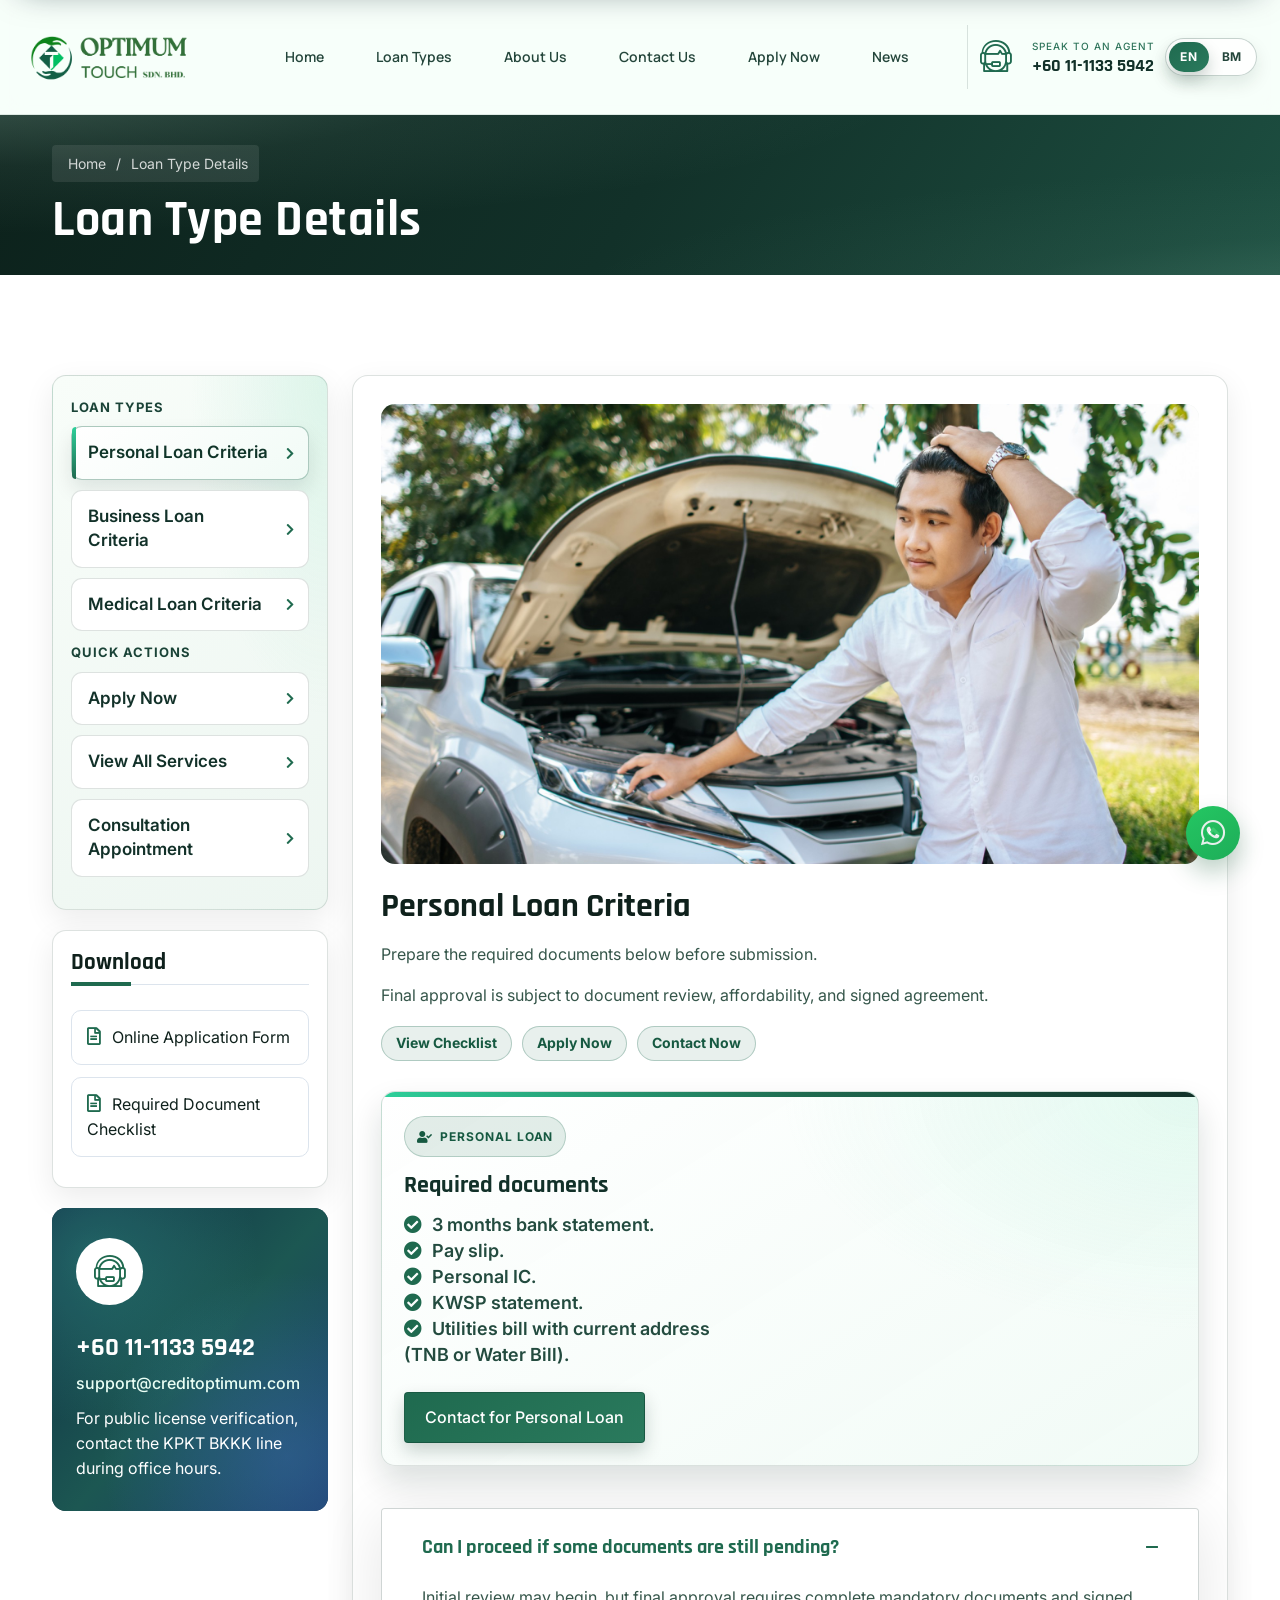
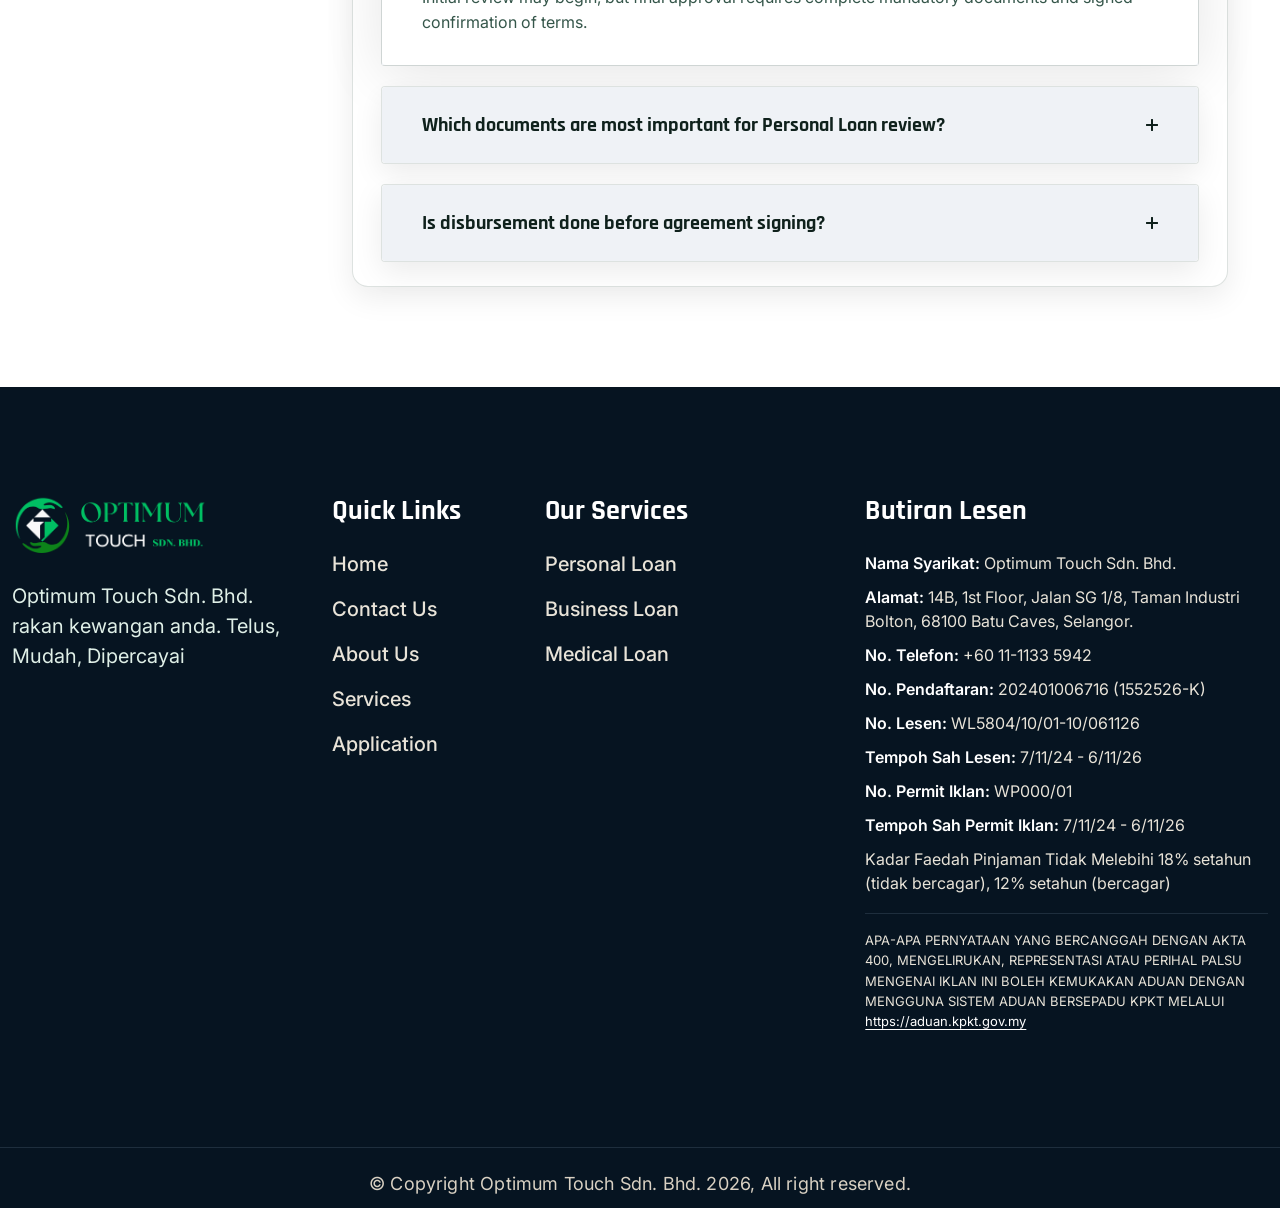
<file: service-details.html>
<!DOCTYPE html>
<html lang="en">

<head>
    <meta charset="UTF-8">
    <meta name="viewport" content="width=device-width, initial-scale=1.0">
    <title>Loan Type Details Page | Optimum Touch Enterprise</title>
    <!-- favicons Icons -->
    <link rel="apple-touch-icon" sizes="180x180" href="assets/images/favicon.png">
    <link rel="icon" type="image/png" sizes="32x32" href="assets/images/favicon.png">
    <link rel="icon" type="image/png" sizes="16x16" href="assets/images/favicon.png">
    <meta name="description" content="Optimum Touch Enterprise (Registration No. 001620733-P), a Malaysia-registered company with money lending services among its business activities.">

    <!-- fonts -->
    <link
        href="https://fonts.googleapis.com/css2?family=Rubik:ital,wght@0,300;0,400;0,500;0,600;0,700;0,800;0,900;1,300;1,400;1,500;1,600;1,700;1,800;1,900&display=swap"
        rel="stylesheet">

    <link rel="stylesheet" href="assets/css/bootstrap.min.css">
    <link rel="stylesheet" href="assets/css/fontawesome-all.min.css">
    <link rel="stylesheet" href="assets/css/swiper.min.css">
    <link rel="stylesheet" href="assets/css/animate.min.css">
    <link rel="stylesheet" href="assets/css/pylon-icons.css">
    <link rel="stylesheet" href="assets/css/odometer.min.css">
    <link rel="stylesheet" href="assets/css/magnific-popup.css">
    <link rel="stylesheet" href="assets/css/bootstrap-select.min.css">
    <link rel="stylesheet" href="assets/css/nouislider.min.css">
    <link rel="stylesheet" href="assets/css/nouislider.pips.css">

    <!-- site styles -->
    <link rel="stylesheet" href="assets/css/main.css?v=20260506-01">
</head>

<body class="service-details-page">
    <div class="preloader" aria-hidden="true"></div><!-- /.preloader -->
    <div class="page-wrapper">
        <header class="main-header">
            <div class="topbar">
                <div class="container">
                    <div class="topbar__left">
                        <div class="topbar__social">
                            <a href="contact.html" class="fab fa-facebook-square"></a>
                            <a href="contact.html" class="fab fa-twitter"></a>
                            <a href="contact.html" class="fab fa-pinterest-p"></a>
                            <a href="contact.html" class="fab fa-instagram"></a>
                        </div><!-- /.topbar__social -->
                        <a href="about.html">Company Profile</a>
                        <a href="news.html">Company News</a>
                        <a href="faq.html">FAQs</a>
                    </div><!-- /.topbar__left -->
                    <div class="topbar__right">
                        <a href="mailto:support@creditoptimum.com"><i class="pylon-icon-email1"></i>support@creditoptimum.com</a>
                        <a href="contact.html"><i class="pylon-icon-clock2"></i>Walk in by appointment only.</a>
                    </div><!-- /.topbar__right -->
                </div><!-- /.container -->
            </div><!-- /.topbar -->
            <nav class="main-menu">
                <div class="container">
                    <div class="logo-box">
                        <a href="index.html" aria-label="logo image"><img src="assets/images/logo/Logo_light_thick.png" width="155"
                                alt=""></a>
                        <span class="fa fa-bars mobile-nav__toggler"></span>
                    </div><!-- /.logo-box -->
                                        <ul class="main-menu__list">
                        <li>
                            <a href="index.html">Home</a>
                        </li>
                        <li>
                            <a href="services.html">Loan Types</a>
                        </li>
                        <li>
                            <a href="about.html">About Us</a>
                        </li>
                        <li>
                            <a href="contact.html">Contact Us</a>
                        </li>
                        <li>
                            <a href="apply-now.html">Apply Now</a>
                        </li>
                        <li>
                            <a href="news.html">News</a>
                        </li>
                    </ul>
                    <!-- /.main-menu__list -->

                    <div class="main-header__info">
                        <div class="main-header__info-phone">
                            <i class="pylon-icon-tech-support"></i>
                            <div class="main-header__info-phone-content">
                                <span>Speak to an Agent</span>
                                <h3><a href="tel:+60111135942">+60 11-1133 5942</a></h3>
                            </div><!-- /.main-header__info-phone-content -->
                        </div><!-- /.main-header__info-phone -->
                    </div><!-- /.main-header__info -->
                </div><!-- /.container -->
            </nav>
            <!-- /.main-menu -->
        </header><!-- /.main-header -->

        <div class="stricky-header stricked-menu main-menu">
            <div class="sticky-header__content"></div><!-- /.sticky-header__content -->
        </div><!-- /.stricky-header -->
        <section class="page-header">
            <div class="page-header__bg"
                style="background-image: url(assets/images/backgrounds/page-header-bg-1-1.jpg);"></div>
            <!-- /.page-header__bg -->
            <div class="container">
                <ul class="thm-breadcrumb list-unstyled">
                    <li><a href="index.html">Home</a></li>
                    <li>/</li>
                    <li><span>Loan Type Details</span></li>
                </ul><!-- /.thm-breadcrumb list-unstyled -->
                <h2>Loan Type Details</h2>
            </div><!-- /.container -->
        </section><!-- /.page-header -->

        <section class="service-details" data-service-context>
            <div class="container">
                <div class="row">
                    <div class="col-lg-3">
                        <div class="service-sidebar">
                            <div class="service-sidebar__category">
                                <ul class="list-unstyled serivces-widget-list">
                                    <li class="service-sidebar__label">Loan Types</li>
                                    <li class="pyloan-service-list-arrow">
                                        <a href="service-details.html?service=personal#loan-personal" data-service-link="personal">Personal Loan Criteria<i class="fas fa-chevron-right"></i></a>
                                    </li>

                                    <li class="pyloan-service-list-arrow">
                                        <a href="service-details.html?service=business#loan-business" data-service-link="business">Business Loan Criteria<i class="fas fa-chevron-right"></i></a>
                                    </li>

                                    <li class="pyloan-service-list-arrow">
                                        <a href="service-details.html?service=medical#loan-medical" data-service-link="medical">Medical Loan Criteria<i class="fas fa-chevron-right"></i></a>
                                    </li>

                                    <li class="service-sidebar__label service-sidebar__label--spaced">Quick Actions</li>
                                    <li class="pyloan-service-list-arrow">
                                        <a href="apply-now.html">Apply Now<i class="fas fa-chevron-right"></i></a>
                                    </li>

                                    <li class="pyloan-service-list-arrow">
                                        <a href="services.html">View All Services<i class="fas fa-chevron-right"></i></a>
                                    </li>

                                    <li class="pyloan-service-list-arrow">
                                        <a href="contact.html">Consultation Appointment<i class="fas fa-chevron-right"></i></a>
                                    </li>
                                </ul>
                            </div><!-- /.service-sidebar__category -->

                            <div class="document-widget-post">
                                <h3 class="blog-sidebar__box-title">Download</h3>
                                <div class="pylon-links">
                                    <a href="apply-now.html">
                                        <i class="far fa-file-alt"></i>Online Application Form
                                    </a>
                                </div>
                                <div class="pylon-links">
                                    <a href="apply-now.html">
                                        <i class="far fa-file-alt"></i>Required Document Checklist
                                    </a>
                                </div>
                            </div><!-- /.document-widget-post -->

                            <div class="service-sidebar__call">
                                <div class="service-sidebar__call-bg"></div><!-- /.service-sidebar__call-bg -->
                                <i class="pylon-icon-tech-support"></i>
                                <h3><a href="tel:+60111135942">+60 11-1133 5942</a></h3>
                                <div class="pylon-mail">
                                    <a href="mailto:support@creditoptimum.com">support@creditoptimum.com</a>
                                </div>
                                <p>For public license verification, contact the KPKT BKKK line during office hours.</p>
                            </div><!-- /.service-sidebar__call -->
                        </div><!-- /.service-sidebar -->

                    </div><!-- /.col-lg-3 -->
                    <div class="col-lg-9">
                        <div class="service-details__content">
                            <div class="service-details__image" id="service-overview">
                                <img src="assets/images/loan/personal_loan.jpg.jpeg" class="img-fluid" alt="Personal Loan" data-service-image>
                            </div><!-- /.service-details__image -->
                            <h3 data-service-heading>Personal Loan Criteria</h3>
                            <p data-service-intro>Prepare the required documents below before submission.</p>
                            <p data-service-subintro>Final approval is subject to document review, affordability, and signed agreement.</p>
                            <div class="service-details__quick-links" data-service-quick-links>
                                <a href="#loan-personal">View Checklist</a>
                                <a href="apply-now.html">Apply Now</a>
                            </div>

                            <div class="service-details__loan" id="service-criteria">
                                <div class="service-details__criteria-wrap" data-service-criteria-wrap>
                                    <article id="loan-personal" class="service-details__criteria-card">
                                        <span class="service-details__criteria-tag"><i class="fas fa-user-check"></i>Personal Loan</span>
                                        <h5>Required documents</h5>
                                        <ul class="list-unstyled about-two__list service-details__list">
                                            <li><i class="fa fa-check-circle"></i>3 months bank statement.</li>
                                            <li><i class="fa fa-check-circle"></i>Pay slip.</li>
                                            <li><i class="fa fa-check-circle"></i>Personal IC.</li>
                                            <li><i class="fa fa-check-circle"></i>KWSP statement.</li>
                                            <li><i class="fa fa-check-circle"></i>Utilities bill with current address (TNB or Water Bill).</li>
                                        </ul>
                                        <a href="https://wa.me/60111135942?text=Hi%20Optimum%20Touch%2C%20I%20would%20like%20to%20check%20Personal%20Loan%20criteria%20and%20eligibility." target="_blank" rel="noopener noreferrer" class="thm-btn">Contact for Personal Loan</a>
                                    </article>
                                </div>
                            </div><!-- /.service-details__loan -->

                            <div class="faq-one faq-one__faq-page py-0">
                                <ul id="accordion" class="mb-0 wow fadeInUp list-unstyled" data-wow-duration="1500ms">
                                    <li class="active">
                                        <h2 class="para-title active">
                                            <span class="collapsed" role="button" data-toggle="collapse"
                                                data-target="#collapseTwo" aria-expanded="false"
                                                aria-controls="collapseTwo">
                                                <i class="far fa-minus"></i>
                                                <span data-faq-q1>Can I proceed if some documents are still pending?</span>
                                            </span>
                                        </h2>
                                        <div id="collapseTwo" class="collapse show" role="button"
                                            aria-labelledby="collapseTwo" data-parent="#accordion">
                                            <p data-faq-a1>Initial review may begin, but final approval requires complete mandatory
                                                documents and signed confirmation of terms.</p>
                                        </div>
                                    </li>
                                    <li>
                                        <h2 class="para-title">
                                            <span class="collapsed" role="button" data-toggle="collapse"
                                                data-target="#collapseOne" aria-expanded="false"
                                                aria-controls="collapseOne">
                                                <i class="far fa-plus"></i>
                                                <span data-faq-q2>Which documents are most important for this application?</span>
                                            </span>
                                        </h2>
                                        <div id="collapseOne" class="collapse" aria-labelledby="collapseOne"
                                            data-parent="#accordion">
                                            <p data-faq-a2>Identity verification, affordability proof, and purpose-related supporting records
                                                are key files used to assess responsible repayment suitability.</p>
                                        </div>
                                    </li>
                                    <li>
                                        <h2 class="para-title">
                                            <span class="collapsed" data-toggle="collapse" data-target="#collapseThree"
                                                aria-expanded="false" role="button" aria-controls="collapseThree">
                                                <i class="far fa-plus"></i>
                                                <span data-faq-q3>Is disbursement done before agreement signing?</span>
                                            </span>
                                        </h2>
                                        <div id="collapseThree" class="collapse" aria-labelledby="collapseThree"
                                            data-parent="#accordion">
                                            <p data-faq-a3>No. Disbursement is only arranged after terms are explained, accepted,
                                                and signed during consultation.</p>
                                        </div>
                                    </li>
                                </ul>
                            </div>
                        </div><!-- /.service-details__content -->
                    </div><!-- /.col-lg-9 -->
                </div><!-- /.row -->
            </div><!-- /.container -->
        </section><!-- /.service-details -->
<footer class="site-footer site-footer--rg-style">
            <div class="container">
                <div class="row justify-content-between footer-rg__grid">
                    <div class="col-lg-3 col-sm-6 footer-rg__brand-col">
                        <div class="footer-widget footer-widget__about footer-rg__brand">
                            <a href="index.html" class="footer-rg__logo-link" aria-label="Optimum Touch home">
                                <img src="assets/images/logo/logo-dark.png" width="232" alt="Optimum Touch Sdn. Bhd. logo">
                            </a>
                            <p class="footer-widget__about-text footer-rg__tagline" data-bm="Optimum Touch Sdn. Bhd. rakan kewangan anda. Telus, Mudah, Dipercayai">Optimum Touch Sdn. Bhd. rakan kewangan anda. Telus, Mudah, Dipercayai</p>
                        </div><!-- /.footer-widget footer-widget__about -->
                    </div><!-- /.col-lg-3 -->
                    <div class="col-lg-2 col-sm-6 footer-rg__links-col">
                        <div class="footer-widget footer-widget__link footer-rg__links">
                            <h3 class="footer-widget__title" data-bm="Pautan Pantas">Quick Links</h3>
                            <ul class="list-unstyled footer-widget__link-list">
                                <li><a href="index.html" data-bm="Laman Utama">Home</a></li>
                                <li><a href="contact.html" data-bm="Hubungi Kami">Contact Us</a></li>
                                <li><a href="about.html" data-bm="Tentang Kami">About Us</a></li>
                                <li><a href="services.html" data-bm="Perkhidmatan">Services</a></li>
                                <li><a href="apply-now.html" data-bm="Permohonan">Application</a></li>
                            </ul><!-- /.list-unstyled -->
                        </div><!-- /.footer-widget -->
                    </div><!-- /.col-lg-2 -->
                    <div class="col-lg-3 col-sm-6 footer-rg__services-col">
                        <div class="footer-widget footer-widget__link footer-rg__links footer-rg__services">
                            <h3 class="footer-widget__title" data-bm="Perkhidmatan Kami">Our Services</h3>
                            <ul class="list-unstyled footer-widget__link-list">
                                <li><a href="service-details.html?service=personal#loan-personal" data-bm="Pinjaman Peribadi">Personal Loan</a></li>
                                <li><a href="service-details.html?service=business#loan-business" data-bm="Pinjaman Perniagaan">Business Loan</a></li>
                                <li><a href="service-details.html?service=medical#loan-medical" data-bm="Pinjaman Perubatan">Medical Loan</a></li>
                            </ul><!-- /.list-unstyled -->
                        </div><!-- /.footer-widget -->
                    </div><!-- /.col-lg-3 -->
                    <div class="col-lg-4 col-sm-6 footer-rg__license-col">
                        <div class="footer-widget footer-widget__contact footer-widget__compliance footer-rg__license">
                            <h3 data-bm="Butiran Lesen">Butiran Lesen</h3>
                            <div class="footer-rg__license-list footer-rg__license-list--compliance" data-no-translate="true">
                                <p><strong>Nama Syarikat:</strong> Optimum Touch Sdn. Bhd.</p>
                                <p><strong>Alamat:</strong> 14B, 1st Floor, Jalan SG 1/8, Taman Industri Bolton, 68100 Batu Caves, Selangor.</p>
                                <p><strong>No. Telefon:</strong> +60 11-1133 5942</p>
                                <p><strong>No. Pendaftaran:</strong> 202401006716 (1552526-K)</p>
                                <p><strong>No. Lesen:</strong> WL5804/10/01-10/061126</p>
                                <p><strong>Tempoh Sah Lesen:</strong> 7/11/24 - 6/11/26</p>
                                <p><strong>No. Permit Iklan:</strong> WP000/01</p>
                                <p><strong>Tempoh Sah Permit Iklan:</strong> 7/11/24 - 6/11/26</p>
                                <p>Kadar Faedah Pinjaman Tidak Melebihi 18% setahun (tidak bercagar), 12% setahun (bercagar)</p>
                                <p class="footer-rg__kpkt-notice">APA-APA PERNYATAAN YANG BERCANGGAH DENGAN AKTA 400, MENGELIRUKAN, REPRESENTASI ATAU PERIHAL PALSU MENGENAI IKLAN INI BOLEH KEMUKAKAN ADUAN DENGAN MENGGUNA SISTEM ADUAN BERSEPADU KPKT MELALUI <a href="https://aduan.kpkt.gov.my" target="_blank" rel="noopener noreferrer">https://aduan.kpkt.gov.my</a></p>
                            </div>
                        </div><!-- /.footer-widget footer-widget__contact -->
                    </div><!-- /.col-lg-4 -->
                </div><!-- /.row -->
            </div><!-- /.container -->
        </footer><!-- /.site-footer -->
        <div class="bottom-footer bottom-footer--rg-style">
            <div class="container">
                <p data-bm="Hak cipta Optimum Touch Sdn. Bhd. 2026, Hak terpelihara">&copy; Copyright Optimum Touch Sdn. Bhd. 2026, All right reserved.</p>
            </div><!-- /.container -->
        </div><!-- /.bottom-footer -->

    </div><!-- /.page-wrapper -->


    <div class="mobile-nav__wrapper">
        <div class="mobile-nav__overlay mobile-nav__toggler"></div>
        <!-- /.mobile-nav__overlay -->
        <div class="mobile-nav__content">
            <span class="mobile-nav__close mobile-nav__toggler"></span>

            <div class="logo-box">
                <a href="index.html" aria-label="logo image"><img src="assets/images/logo/Logo_light_thick.png" width="155"
                        alt="" /></a>
            </div>
            <!-- /.logo-box -->
            <div class="mobile-nav__container"></div>
            <!-- /.mobile-nav__container -->

                        <ul class="mobile-nav__contact list-unstyled">
                <li>
                    <i class="pylon-icon-email1"></i>
                    <a href="mailto:support@creditoptimum.com">support@creditoptimum.com</a>
                </li>
                <li>
                    <i class="pylon-icon-telephone"></i>
                    <a href="tel:+60111135942">+60 11-1133 5942</a>
                </li>
                <li>
                    <i class="pylon-icon-clock2"></i>
                    <a href="contact.html">Walk in by appointment only.</a>
                </li>
                <li>
                    <i class="pylon-icon-pin1"></i>
                    <a href="https://www.google.com/maps?q=Optimum+Touch+Enterprise%2C+14B%2C+1st+Floor%2C+Jalan+SG+1%2F8%2C+Taman+Industri+Bolton%2C+68100+Batu+Caves%2C+Selangor" target="_blank" rel="noopener">14B, 1st Floor, Jalan SG 1/8, Taman Industri Bolton, 68100 Batu Caves, Selangor.</a>
                </li>
            </ul><!-- /.mobile-nav__contact -->
            <div class="mobile-nav__top">
                <div class="mobile-nav__language">
                    <img src="assets/images/resources/flag-1-1.jpg" alt="">
                    <label class="sr-only" for="language-select">select language</label>
                    <!-- /#language-select.sr-only -->
                    <select class="selectpicker" id="language-select">
                        <option value="english">English</option>
                        <option value="bahasa">Bahasa Melayu</option>
                    </select>
                </div><!-- /.mobile-nav__language -->
                <div class="mobile-nav__social">
                    <a href="contact.html" aria-label="twitter"><i class="fab fa-twitter"></i></a>
                    <a href="contact.html" aria-label="facebook"><i class="fab fa-facebook-square"></i></a>
                    <a href="contact.html" aria-label="pinterest"><i class="fab fa-pinterest-p"></i></a>
                    <a href="contact.html" aria-label="instagram"><i class="fab fa-instagram"></i></a>
                </div><!-- /.mobile-nav__social -->
            </div><!-- /.mobile-nav__top -->



        </div>
        <!-- /.mobile-nav__content -->
    </div>
    <!-- /.mobile-nav__wrapper -->

    <div class="search-popup">
        <div class="search-popup__overlay search-toggler"></div>
        <!-- /.search-popup__overlay -->
        <div class="search-popup__content">
            <form action="#">
                <label for="search" class="sr-only">search here</label><!-- /.sr-only -->
                <input type="text" id="search" placeholder="Search Here..." />
                <button type="submit" aria-label="search submit" class="thm-btn">
                    <i class="fa fa-search"></i>
                </button>
            </form>
        </div>
        <!-- /.search-popup__content -->
    </div>
    <!-- /.search-popup -->

    <a href="#" data-target="html" class="scroll-to-target scroll-to-top"><i class="fa fa-angle-up"></i></a>


    <script src="assets/js/jquery-3.5.1.min.js"></script>
    <script src="assets/js/bootstrap.bundle.min.js"></script>
    <script src="assets/js/swiper.min.js"></script>
    <script src="assets/js/jquery.ajaxchimp.min.js"></script>
    <script src="assets/js/jquery.magnific-popup.min.js"></script>
    <script src="assets/js/jquery.validate.min.js"></script>
    <script src="assets/js/bootstrap-select.min.js"></script>
    <script src="assets/js/wow.js"></script>
    <script src="assets/js/odometer.min.js"></script>
    <script src="assets/js/jquery.appear.min.js"></script>
    <script src="assets/js/wNumb.min.js"></script>
    <script src="assets/js/nouislider.min.js"></script>

    <!-- site js -->
    <script src="assets/js/theme.js?v=20260506-01"></script>
</body>

</html>
</file>
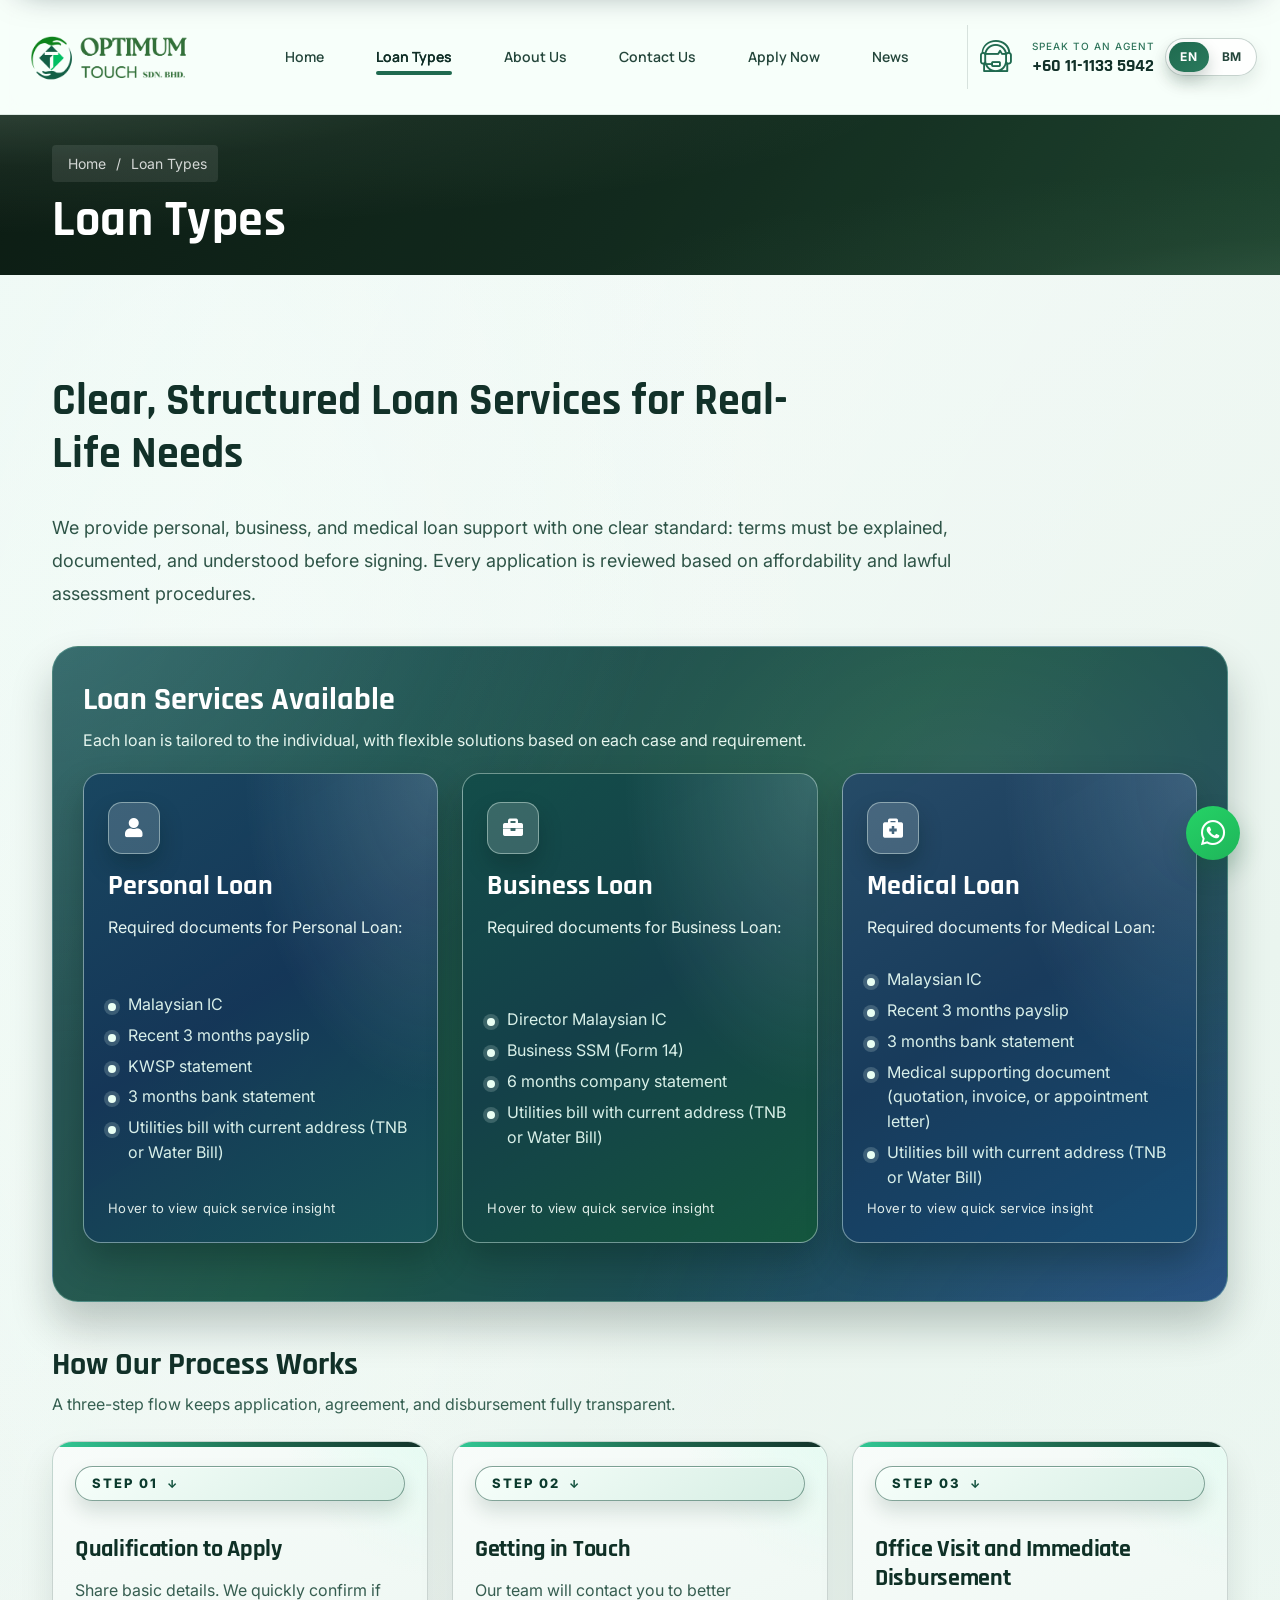
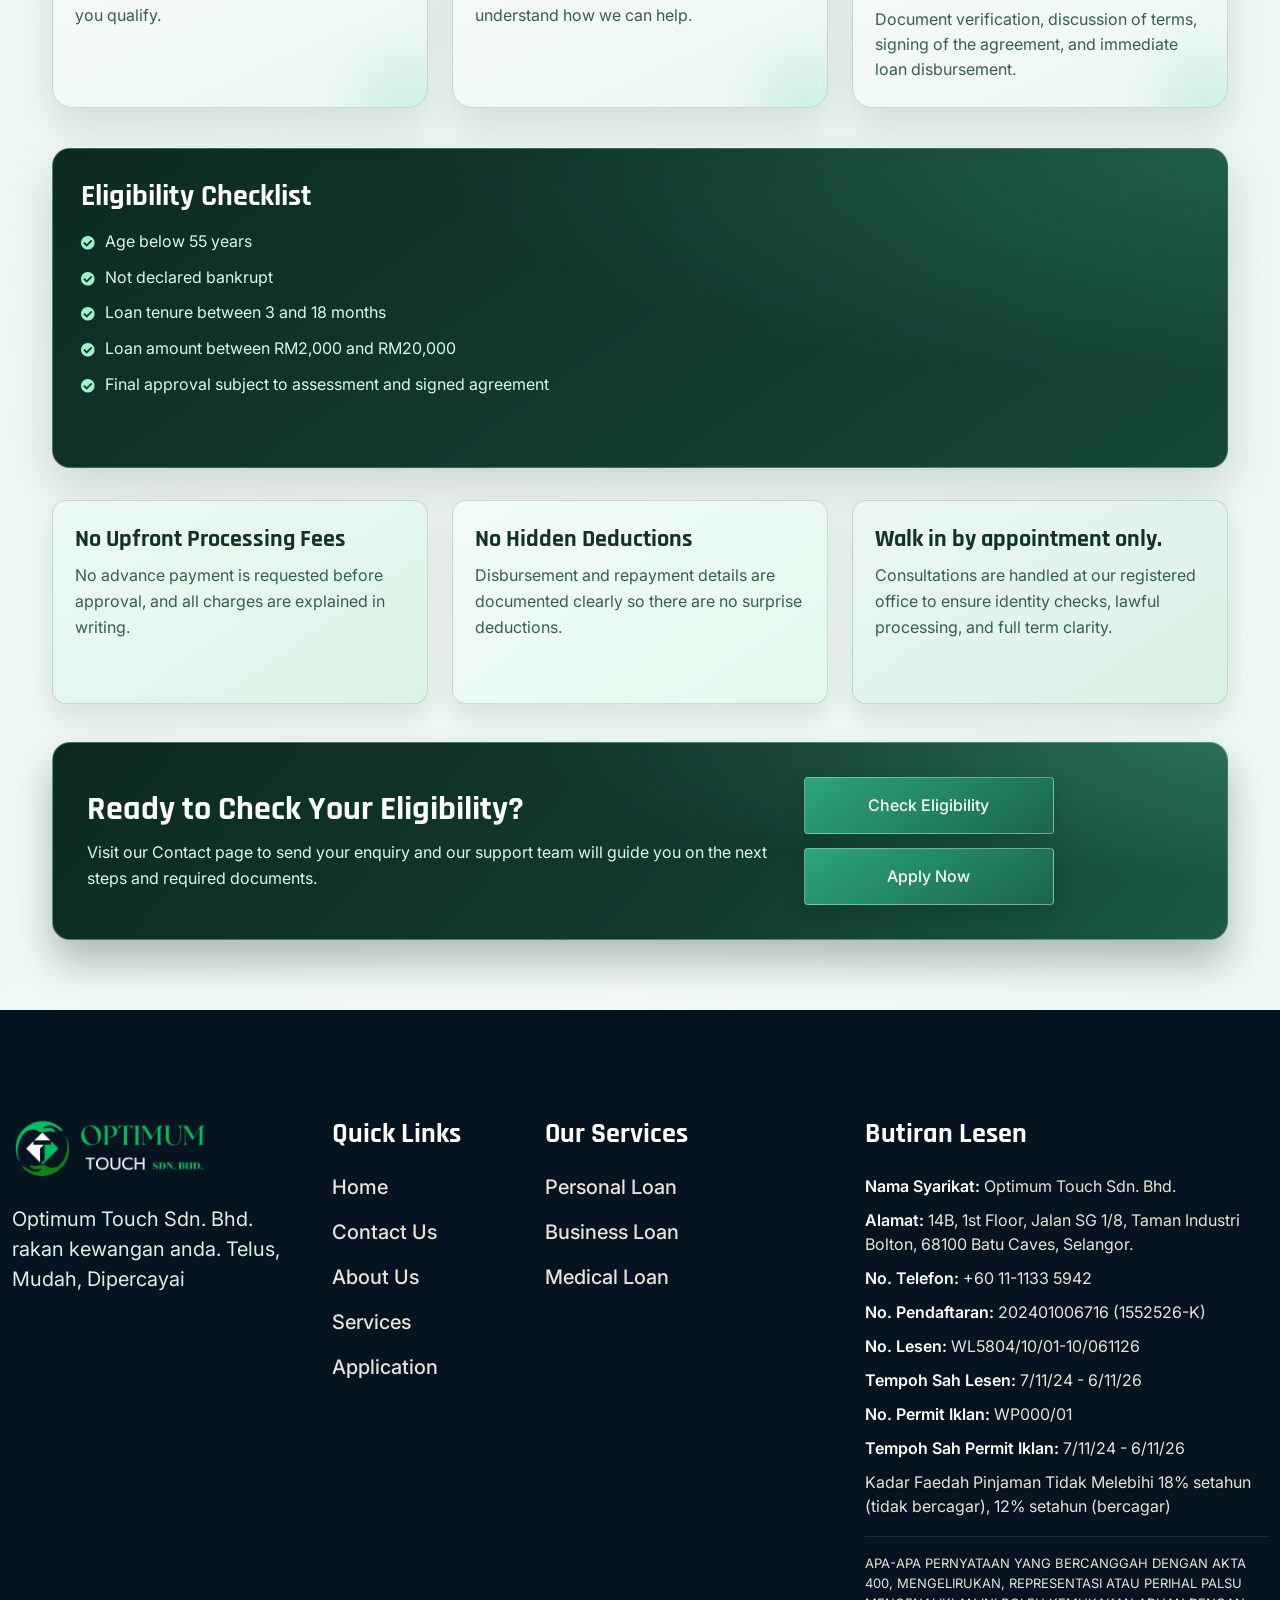
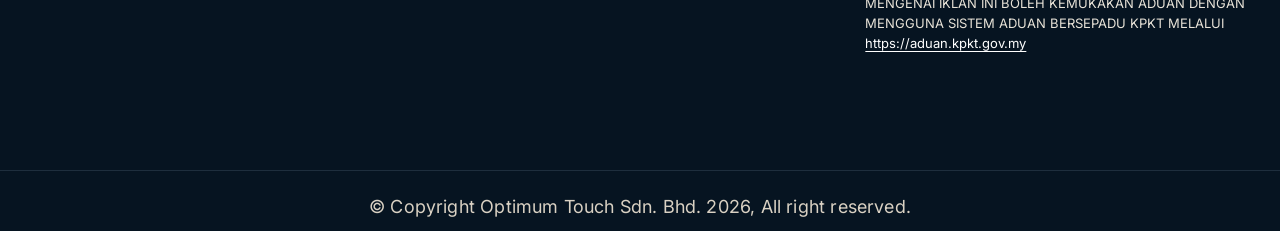
<file: services.html>
<!DOCTYPE html>
<html lang="en">

<head>
    <meta charset="UTF-8">
    <meta name="viewport" content="width=device-width, initial-scale=1.0">
    <title>Loan Types Page | Optimum Touch Enterprise</title>
    <!-- favicons Icons -->
    <link rel="apple-touch-icon" sizes="180x180" href="assets/images/favicon.png">
    <link rel="icon" type="image/png" sizes="32x32" href="assets/images/favicon.png">
    <link rel="icon" type="image/png" sizes="16x16" href="assets/images/favicon.png">
    <link rel="manifest" href="assets/images/favicons/site.webmanifest">
    <meta name="description" content="Optimum Touch Enterprise (Registration No. 001620733-P), a Malaysia-registered company with money lending services among its business activities.">

    <!-- fonts -->
    <link
        href="https://fonts.googleapis.com/css2?family=Rubik:ital,wght@0,300;0,400;0,500;0,600;0,700;0,800;0,900;1,300;1,400;1,500;1,600;1,700;1,800;1,900&display=swap"
        rel="stylesheet">

    <link rel="stylesheet" href="assets/css/bootstrap.min.css">
    <link rel="stylesheet" href="assets/css/fontawesome-all.min.css">
    <link rel="stylesheet" href="assets/css/swiper.min.css">
    <link rel="stylesheet" href="assets/css/animate.min.css">
    <link rel="stylesheet" href="assets/css/pylon-icons.css">
    <link rel="stylesheet" href="assets/css/odometer.min.css">
    <link rel="stylesheet" href="assets/css/magnific-popup.css">
    <link rel="stylesheet" href="assets/css/bootstrap-select.min.css">
    <link rel="stylesheet" href="assets/css/nouislider.min.css">
    <link rel="stylesheet" href="assets/css/nouislider.pips.css">
    <link rel="stylesheet" type="text/css" href="assets/css/flaticon.css">

    <!-- site styles -->
    <link rel="stylesheet" href="assets/css/main.css?v=20260506-01">
</head>

<body class="services-page">
    <div class="preloader" aria-hidden="true"></div><!-- /.preloader -->
    <div class="page-wrapper">
        <header class="main-header">
            <div class="topbar">
                <div class="container">
                    <div class="topbar__left">
                        <div class="topbar__social">
                            <a href="contact.html" class="fab fa-facebook-square"></a>
                            <a href="contact.html" class="fab fa-twitter"></a>
                            <a href="contact.html" class="fab fa-pinterest-p"></a>
                            <a href="contact.html" class="fab fa-instagram"></a>
                        </div><!-- /.topbar__social -->
                        <a href="about.html">Company Profile</a>
                        <a href="news.html">Company News</a>
                        <a href="faq.html">FAQs</a>
                    </div><!-- /.topbar__left -->
                    <div class="topbar__right">
                        <a href="mailto:support@creditoptimum.com"><i class="pylon-icon-email1"></i>support@creditoptimum.com</a>
                        <a href="contact.html"><i class="pylon-icon-clock2"></i>Walk in by appointment only.</a>
                    </div><!-- /.topbar__right -->
                </div><!-- /.container -->
            </div><!-- /.topbar -->
            <nav class="main-menu">
                <div class="container">
                    <div class="logo-box">
                        <a href="index.html" aria-label="logo image"><img src="assets/images/logo/Logo_light_thick.png" width="155"
                                alt=""></a>
                        <span class="fa fa-bars mobile-nav__toggler"></span>
                    </div><!-- /.logo-box -->
                                        <ul class="main-menu__list">
                        <li>
                            <a href="index.html">Home</a>
                        </li>
                        <li>
                            <a href="services.html">Loan Types</a>
                        </li>
                        <li>
                            <a href="about.html">About Us</a>
                        </li>
                        <li>
                            <a href="contact.html">Contact Us</a>
                        </li>
                        <li>
                            <a href="apply-now.html">Apply Now</a>
                        </li>
                        <li>
                            <a href="news.html">News</a>
                        </li>
                    </ul>
                    <!-- /.main-menu__list -->

                    <div class="main-header__info">
                        <div class="main-header__info-phone">
                            <i class="pylon-icon-tech-support"></i>
                            <div class="main-header__info-phone-content">
                                <span>Speak to an Agent</span>
                                <h3><a href="tel:+60111135942">+60 11-1133 5942</a></h3>
                            </div><!-- /.main-header__info-phone-content -->
                        </div><!-- /.main-header__info-phone -->
                    </div><!-- /.main-header__info -->
                </div><!-- /.container -->
            </nav>
            <!-- /.main-menu -->
        </header><!-- /.main-header -->

        <div class="stricky-header stricked-menu main-menu">
            <div class="sticky-header__content"></div><!-- /.sticky-header__content -->
        </div><!-- /.stricky-header -->
        <section class="page-header">
            <div class="page-header__bg"
                style="background-image: url(assets/images/backgrounds/page-header-bg-1-1.jpg);"></div>
            <!-- /.page-header__bg -->
            <div class="container">
                <ul class="thm-breadcrumb list-unstyled">
                    <li><a href="index.html">Home</a></li>
                    <li>/</li>
                    <li><span>Loan Types</span></li>
                </ul><!-- /.thm-breadcrumb list-unstyled -->
                <h2>Loan Types</h2>
            </div><!-- /.container -->
        </section><!-- /.page-header -->

        <section class="service-page service-page--modern pt-100 pb-60">
            <div class="container">
                <div class="block-title text-left service-modern__title">
                    <p>Licensed Lending Support</p>
                    <h2>Clear, Structured Loan Services for Real-Life Needs</h2>
                </div>
                <p class="service-modern__intro" data-bm="Kami menawarkan pinjaman peribadi, perniagaan dan perubatan dengan terma yang jelas dan didokumenkan. Setiap permohonan dinilai secara teliti berdasarkan kemampuan dan garis panduan yang sah.">
                    We provide personal, business, and medical loan support with one clear standard: terms must
                    be explained, documented, and understood before signing. Every application is reviewed based on
                    affordability and lawful assessment procedures.
                </p>

                <div class="service-modern__loan-showcase">
                    <div class="service-modern__section-head service-modern__section-head--loans">
                    <h3 data-bm="Perkhidmatan Pinjaman Tersedia">Loan Services Available</h3>
                        <p>Each loan is tailored to the individual, with flexible solutions based on each case and requirement.</p>
                    </div>
                    <div class="row service-modern__grid service-modern__grid--loans">
                        <div class="col-lg-4 col-md-6" id="services-personal-card">
                            <a href="service-details.html?service=personal#loan-personal" class="service-modern__card-link" aria-label="View Personal Loan details">
                                <article class="service-modern__card service-modern__card--flip">
                                    <div class="service-modern__card-inner">
                                        <div class="service-modern__card-face service-modern__card-face--front">
                                            <i class="fas fa-user service-modern__icon"></i>
                                            <h4>Personal Loan</h4>
                                            <p>Required documents for Personal Loan:</p>
                                            <ul class="list-unstyled">
                                                <li data-bm="Salinan Kad Pengenalan">Malaysian IC</li>
                                                <li>Recent 3 months payslip</li>
                                                <li>KWSP statement</li>
                                                <li>3 months bank statement</li>
                                                <li>Utilities bill with current address (TNB or Water Bill)</li>
                                            </ul>
                                            <span class="service-modern__flip-hint">Hover to view quick service insight</span>
                                        </div>
                                        <div class="service-modern__card-face service-modern__card-face--back">
                                            <h4>Personal Loan Insights</h4>
                                            <p>Best suited for salaried applicants who need predictable monthly cash planning.</p>
                                            <ul class="list-unstyled">
                                                <li>Common purpose mix includes debt consolidation, education, and family expenses.</li>
                                                <li>Consistent salary crediting helps speed up affordability checks.</li>
                                                <li>Clear instalment planning reduces reliance on revolving short-term debt.</li>
                                            </ul>
                                            <span class="service-modern__flip-note">Click to open full criteria and process details.</span>
                                        </div>
                                    </div>
                                </article>
                            </a>
                        </div>
                        <div class="col-lg-4 col-md-6" id="services-business-card">
                            <a href="service-details.html?service=business#loan-business" class="service-modern__card-link" aria-label="View Business Loan details">
                                <article class="service-modern__card service-modern__card--flip">
                                    <div class="service-modern__card-inner">
                                        <div class="service-modern__card-face service-modern__card-face--front">
                                            <i class="fas fa-briefcase service-modern__icon"></i>
                                            <h4>Business Loan</h4>
                                            <p>Required documents for Business Loan:</p>
                                            <ul class="list-unstyled">
                                                <li data-bm="Salinan Kad Pengenalan Pengarah">Director Malaysian IC</li>
                                                <li>Business SSM (Form 14)</li>
                                                <li>6 months company statement</li>
                                                <li>Utilities bill with current address (TNB or Water Bill)</li>
                                            </ul>
                                            <span class="service-modern__flip-hint">Hover to view quick service insight</span>
                                        </div>
                                        <div class="service-modern__card-face service-modern__card-face--back">
                                            <h4>Business Loan Insights</h4>
                                            <p>Designed for SME operators managing short-cycle business cash flow decisions.</p>
                                            <ul class="list-unstyled">
                                                <li>Useful for supplier payment timing, inventory restocking, and operating gaps.</li>
                                                <li>Steady account inflow trends are prioritized over seasonal spikes.</li>
                                                <li>Director attendance at signing keeps obligations and repayment terms clear.</li>
                                            </ul>
                                            <span class="service-modern__flip-note">Click to review full business criteria and next steps.</span>
                                        </div>
                                    </div>
                                </article>
                            </a>
                        </div>
                        <div class="col-lg-4 col-md-6" id="services-medical-card">
                            <a href="service-details.html?service=medical#loan-medical" class="service-modern__card-link" aria-label="View Medical Loan details">
                                <article class="service-modern__card service-modern__card--flip">
                                    <div class="service-modern__card-inner">
                                        <div class="service-modern__card-face service-modern__card-face--front">
                                            <i class="fas fa-briefcase-medical service-modern__icon"></i>
                                            <h4>Medical Loan</h4>
                                            <p>Required documents for Medical Loan:</p>
                                            <ul class="list-unstyled">
                                                <li data-bm="Salinan Kad Pengenalan">Malaysian IC</li>
                                                <li>Recent 3 months payslip</li>
                                                <li>3 months bank statement</li>
                                                <li>Medical supporting document (quotation, invoice, or appointment letter)</li>
                                                <li>Utilities bill with current address (TNB or Water Bill)</li>
                                            </ul>
                                            <span class="service-modern__flip-hint">Hover to view quick service insight</span>
                                        </div>
                                        <div class="service-modern__card-face service-modern__card-face--back">
                                            <h4>Medical Loan Insights</h4>
                                            <p>Built for treatment timelines where payment deadlines are immediate and structured.</p>
                                            <ul class="list-unstyled">
                                                <li>Supports admission deposits, procedure scheduling, and continuity of care.</li>
                                                <li>Including provider timeline details helps us prioritize urgent reviews.</li>
                                                <li>Repayment planning is aligned with affordability before final commitment.</li>
                                            </ul>
                                            <span class="service-modern__flip-note">Click to open full medical criteria and guidance.</span>
                                        </div>
                                    </div>
                                </article>
                            </a>
                        </div>
                    </div>
                </div>

                <div class="service-modern__section-head">
                    <h3 data-bm="Proses Aplikasi">How Our Process Works</h3>
                    <p>A three-step flow keeps application, agreement, and disbursement fully transparent.</p>
                </div>
                <div class="row service-modern__steps-row">
                    <div class="col-lg-4 col-sm-6">
                        <article class="service-modern__step">
                            <span class="service-modern__step-no">STEP 01</span>
                            <h4>Qualification to Apply</h4>
                            <p>Share basic details. We quickly confirm if you qualify.</p>
                        </article>
                    </div>
                    <div class="col-lg-4 col-sm-6">
                        <article class="service-modern__step">
                            <span class="service-modern__step-no">STEP 02</span>
                            <h4>Getting in Touch</h4>
                            <p>Our team will contact you to better understand how we can help.</p>
                        </article>
                    </div>
                    <div class="col-lg-4 col-sm-6">
                        <article class="service-modern__step">
                            <span class="service-modern__step-no">STEP 03</span>
                            <h4>Office Visit and Immediate Disbursement</h4>
                            <p>Document verification, discussion of terms, signing of the agreement, and immediate loan disbursement.</p>
                        </article>
                    </div>
                </div>

                <div class="row service-modern__detail-row">
                    <div class="col-lg-12">
                        <article class="service-modern__panel">
                            <h3>Eligibility Checklist</h3>
                            <ul class="list-unstyled">
                                <li><i class="fas fa-check-circle"></i> Age below 55 years</li>
                                <li><i class="fas fa-check-circle"></i> Not declared bankrupt</li>
                                <li><i class="fas fa-check-circle"></i> Loan tenure between 3 and 18 months</li>
                                <li><i class="fas fa-check-circle"></i> Loan amount between RM2,000 and RM20,000</li>
                                <li><i class="fas fa-check-circle"></i> Final approval subject to assessment and signed agreement</li>
                            </ul>
                        </article>
                    </div>
                </div>

                <div class="row service-modern__policy-row">
                    <div class="col-lg-4 col-md-6">
                        <article class="service-modern__policy-card">
                            <h4 data-bm="Tiada Yuran Pendahuluan">No Upfront Processing Fees</h4>
                            <p>No advance payment is requested before approval, and all charges are explained in writing.</p>
                        </article>
                    </div>
                    <div class="col-lg-4 col-md-6">
                        <article class="service-modern__policy-card">
                            <h4>No Hidden Deductions</h4>
                            <p>Disbursement and repayment details are documented clearly so there are no surprise deductions.</p>
                        </article>
                    </div>
                    <div class="col-lg-4 col-md-6">
                        <article class="service-modern__policy-card">
                            <h4 data-bm="Lawatan Pejabat Secara Temujanji">Walk in by appointment only.</h4>
                            <p>Consultations are handled at our registered office to ensure identity checks, lawful processing, and full term clarity.</p>
                        </article>
                    </div>
                </div>

                <article class="service-modern__cta">
                    <div class="service-modern__cta-content">
                        <h3>Ready to Check Your Eligibility?</h3>
                        <p>Visit our Contact page to send your enquiry and our support team will guide you on the next steps and required documents.</p>
                    </div>
                    <div class="service-modern__cta-actions">
                        <a href="contact.html" class="thm-btn">Check Eligibility</a>
                        <a href="apply-now.html" class="thm-btn service-modern__cta-alt">Apply Now</a>
                    </div>
                </article>
            </div><!-- /.container -->
        </section>
<!-- /.service-page -->
<footer class="site-footer site-footer--rg-style">
            <div class="container">
                <div class="row justify-content-between footer-rg__grid">
                    <div class="col-lg-3 col-sm-6 footer-rg__brand-col">
                        <div class="footer-widget footer-widget__about footer-rg__brand">
                            <a href="index.html" class="footer-rg__logo-link" aria-label="Optimum Touch home">
                                <img src="assets/images/logo/logo-dark.png" width="232" alt="Optimum Touch Sdn. Bhd. logo">
                            </a>
                            <p class="footer-widget__about-text footer-rg__tagline" data-bm="Optimum Touch Sdn. Bhd. rakan kewangan anda. Telus, Mudah, Dipercayai">Optimum Touch Sdn. Bhd. rakan kewangan anda. Telus, Mudah, Dipercayai</p>
                        </div><!-- /.footer-widget footer-widget__about -->
                    </div><!-- /.col-lg-3 -->
                    <div class="col-lg-2 col-sm-6 footer-rg__links-col">
                        <div class="footer-widget footer-widget__link footer-rg__links">
                            <h3 class="footer-widget__title" data-bm="Pautan Pantas">Quick Links</h3>
                            <ul class="list-unstyled footer-widget__link-list">
                                <li><a href="index.html" data-bm="Laman Utama">Home</a></li>
                                <li><a href="contact.html" data-bm="Hubungi Kami">Contact Us</a></li>
                                <li><a href="about.html" data-bm="Tentang Kami">About Us</a></li>
                                <li><a href="services.html" data-bm="Perkhidmatan">Services</a></li>
                                <li><a href="apply-now.html" data-bm="Permohonan">Application</a></li>
                            </ul><!-- /.list-unstyled -->
                        </div><!-- /.footer-widget -->
                    </div><!-- /.col-lg-2 -->
                    <div class="col-lg-3 col-sm-6 footer-rg__services-col">
                        <div class="footer-widget footer-widget__link footer-rg__links footer-rg__services">
                            <h3 class="footer-widget__title" data-bm="Perkhidmatan Kami">Our Services</h3>
                            <ul class="list-unstyled footer-widget__link-list">
                                <li><a href="service-details.html?service=personal#loan-personal" data-bm="Pinjaman Peribadi">Personal Loan</a></li>
                                <li><a href="service-details.html?service=business#loan-business" data-bm="Pinjaman Perniagaan">Business Loan</a></li>
                                <li><a href="service-details.html?service=medical#loan-medical" data-bm="Pinjaman Perubatan">Medical Loan</a></li>
                            </ul><!-- /.list-unstyled -->
                        </div><!-- /.footer-widget -->
                    </div><!-- /.col-lg-3 -->
                    <div class="col-lg-4 col-sm-6 footer-rg__license-col">
                        <div class="footer-widget footer-widget__contact footer-widget__compliance footer-rg__license">
                            <h3 data-bm="Butiran Lesen">Butiran Lesen</h3>
                            <div class="footer-rg__license-list footer-rg__license-list--compliance" data-no-translate="true">
                                <p><strong>Nama Syarikat:</strong> Optimum Touch Sdn. Bhd.</p>
                                <p><strong>Alamat:</strong> 14B, 1st Floor, Jalan SG 1/8, Taman Industri Bolton, 68100 Batu Caves, Selangor.</p>
                                <p><strong>No. Telefon:</strong> +60 11-1133 5942</p>
                                <p><strong>No. Pendaftaran:</strong> 202401006716 (1552526-K)</p>
                                <p><strong>No. Lesen:</strong> WL5804/10/01-10/061126</p>
                                <p><strong>Tempoh Sah Lesen:</strong> 7/11/24 - 6/11/26</p>
                                <p><strong>No. Permit Iklan:</strong> WP000/01</p>
                                <p><strong>Tempoh Sah Permit Iklan:</strong> 7/11/24 - 6/11/26</p>
                                <p>Kadar Faedah Pinjaman Tidak Melebihi 18% setahun (tidak bercagar), 12% setahun (bercagar)</p>
                                <p class="footer-rg__kpkt-notice">APA-APA PERNYATAAN YANG BERCANGGAH DENGAN AKTA 400, MENGELIRUKAN, REPRESENTASI ATAU PERIHAL PALSU MENGENAI IKLAN INI BOLEH KEMUKAKAN ADUAN DENGAN MENGGUNA SISTEM ADUAN BERSEPADU KPKT MELALUI <a href="https://aduan.kpkt.gov.my" target="_blank" rel="noopener noreferrer">https://aduan.kpkt.gov.my</a></p>
                            </div>
                        </div><!-- /.footer-widget footer-widget__contact -->
                    </div><!-- /.col-lg-4 -->
                </div><!-- /.row -->
            </div><!-- /.container -->
        </footer><!-- /.site-footer -->
        <div class="bottom-footer bottom-footer--rg-style">
            <div class="container">
                <p data-bm="Hak cipta Optimum Touch Sdn. Bhd. 2026, Hak terpelihara">&copy; Copyright Optimum Touch Sdn. Bhd. 2026, All right reserved.</p>
            </div><!-- /.container -->
        </div><!-- /.bottom-footer -->

    </div><!-- /.page-wrapper -->


    <div class="mobile-nav__wrapper">
        <div class="mobile-nav__overlay mobile-nav__toggler"></div>
        <!-- /.mobile-nav__overlay -->
        <div class="mobile-nav__content">
            <span class="mobile-nav__close mobile-nav__toggler"></span>

            <div class="logo-box">
                <a href="index.html" aria-label="logo image"><img src="assets/images/logo/Logo_light_thick.png" width="155"
                        alt="" /></a>
            </div>
            <!-- /.logo-box -->
            <div class="mobile-nav__container"></div>
            <!-- /.mobile-nav__container -->

                        <ul class="mobile-nav__contact list-unstyled">
                <li>
                    <i class="pylon-icon-email1"></i>
                    <a href="mailto:support@creditoptimum.com">support@creditoptimum.com</a>
                </li>
                <li>
                    <i class="pylon-icon-telephone"></i>
                    <a href="tel:+60111135942">+60 11-1133 5942</a>
                </li>
                <li>
                    <i class="pylon-icon-clock2"></i>
                    <a href="contact.html">Walk in by appointment only.</a>
                </li>
                <li>
                    <i class="pylon-icon-pin1"></i>
                    <a href="https://www.google.com/maps?q=Optimum+Touch+Enterprise%2C+14B%2C+1st+Floor%2C+Jalan+SG+1%2F8%2C+Taman+Industri+Bolton%2C+68100+Batu+Caves%2C+Selangor" target="_blank" rel="noopener">14B, 1st Floor, Jalan SG 1/8, Taman Industri Bolton, 68100 Batu Caves, Selangor.</a>
                </li>
            </ul><!-- /.mobile-nav__contact -->
            <div class="mobile-nav__top">
                <div class="mobile-nav__language">
                    <img src="assets/images/resources/flag-1-1.jpg" alt="">
                    <label class="sr-only" for="language-select">select language</label>
                    <!-- /#language-select.sr-only -->
                    <select class="selectpicker" id="language-select">
                        <option value="english">English</option>
                        <option value="bahasa">Bahasa Melayu</option>
                    </select>
                </div><!-- /.mobile-nav__language -->
                <div class="mobile-nav__social">
                    <a href="contact.html" aria-label="twitter"><i class="fab fa-twitter"></i></a>
                    <a href="contact.html" aria-label="facebook"><i class="fab fa-facebook-square"></i></a>
                    <a href="contact.html" aria-label="pinterest"><i class="fab fa-pinterest-p"></i></a>
                    <a href="contact.html" aria-label="instagram"><i class="fab fa-instagram"></i></a>
                </div><!-- /.mobile-nav__social -->
            </div><!-- /.mobile-nav__top -->



        </div>
        <!-- /.mobile-nav__content -->
    </div>
    <!-- /.mobile-nav__wrapper -->

    <div class="search-popup">
        <div class="search-popup__overlay search-toggler"></div>
        <!-- /.search-popup__overlay -->
        <div class="search-popup__content">
            <form action="#">
                <label for="search" class="sr-only">search here</label><!-- /.sr-only -->
                <input type="text" id="search" placeholder="Search Here..." />
                <button type="submit" aria-label="search submit" class="thm-btn">
                    <i class="fa fa-search"></i>
                </button>
            </form>
        </div>
        <!-- /.search-popup__content -->
    </div>
    <!-- /.search-popup -->

    <a href="#" data-target="html" class="scroll-to-target scroll-to-top"><i class="fa fa-angle-up"></i></a>


    <script src="assets/js/jquery-3.5.1.min.js"></script>
    <script src="assets/js/bootstrap.bundle.min.js"></script>
    <script src="assets/js/swiper.min.js"></script>
    <script src="assets/js/jquery.ajaxchimp.min.js"></script>
    <script src="assets/js/jquery.magnific-popup.min.js"></script>
    <script src="assets/js/jquery.validate.min.js"></script>
    <script src="assets/js/bootstrap-select.min.js"></script>
    <script src="assets/js/wow.js"></script>
    <script src="assets/js/odometer.min.js"></script>
    <script src="assets/js/jquery.appear.min.js"></script>
    <script src="assets/js/wNumb.min.js"></script>
    <script src="assets/js/nouislider.min.js"></script>

    <!-- site js -->
    <script src="assets/js/theme.js?v=20260506-01"></script>
</body>

</html>
</file>
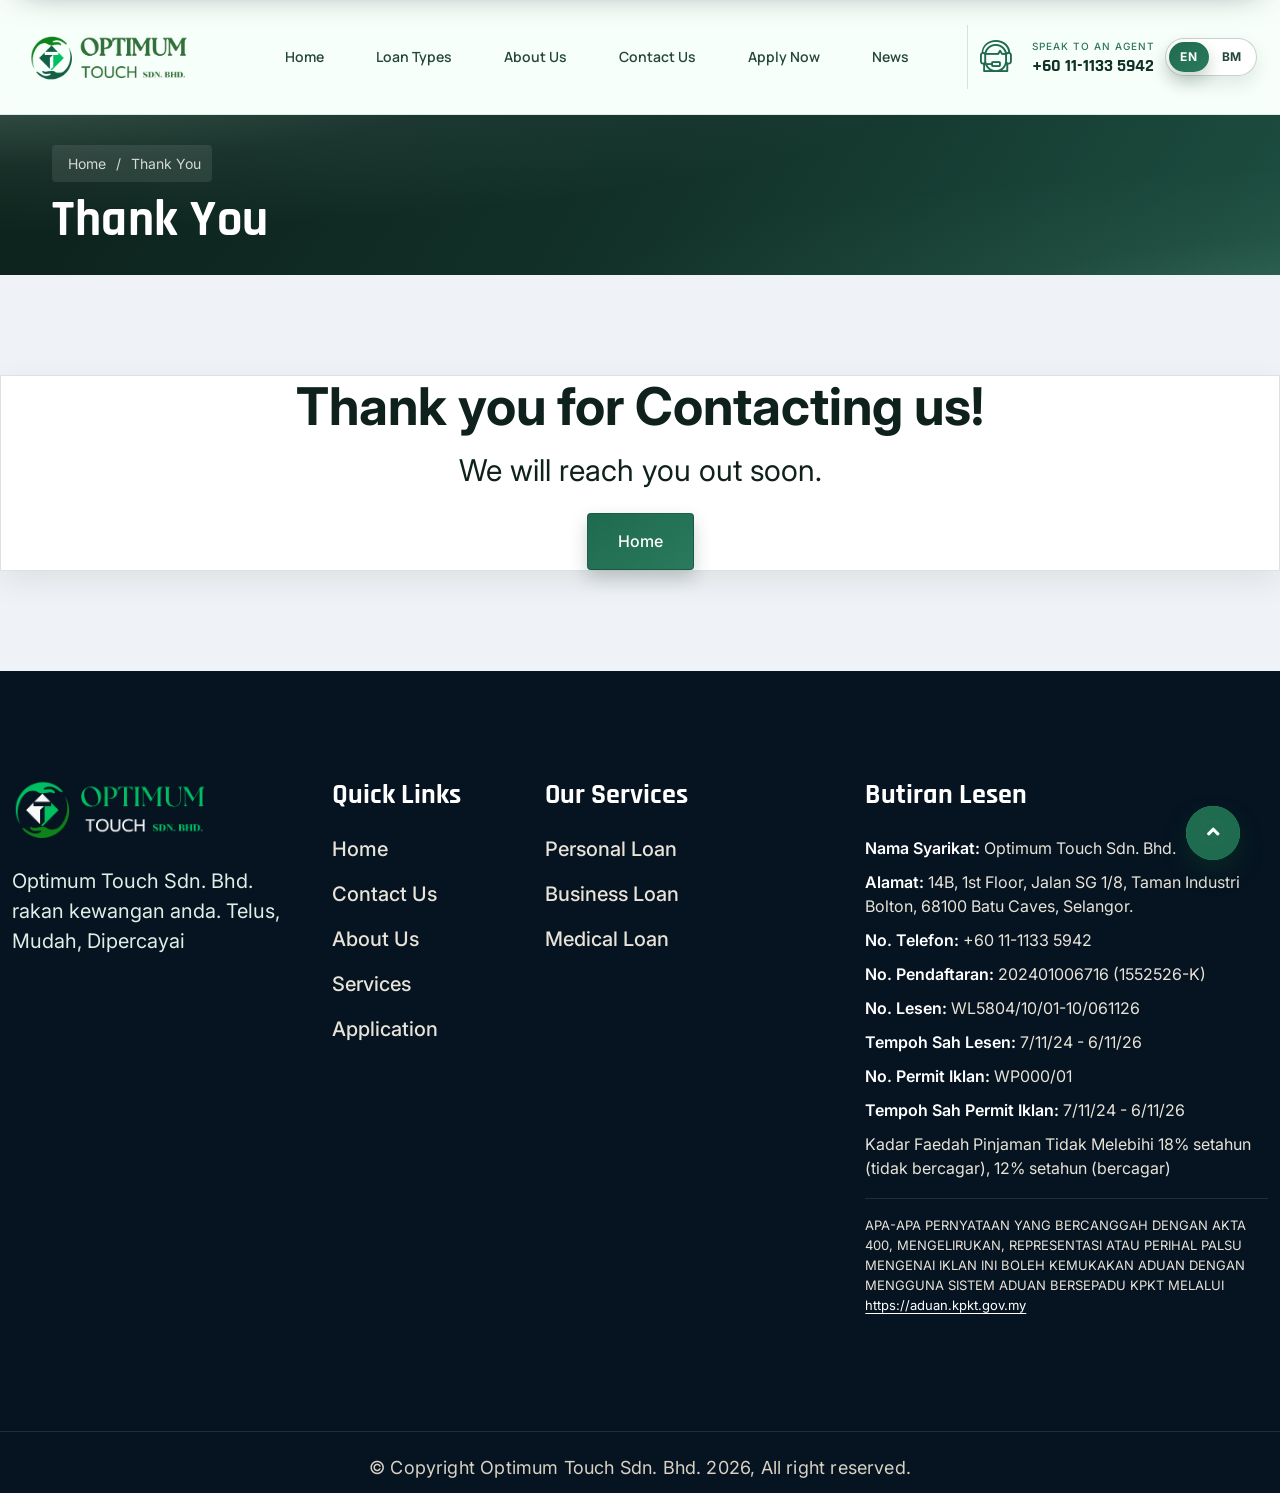
<file: thank-you.html>
<!DOCTYPE html>
<html lang="en">

<head>
    <meta charset="UTF-8">
    <meta name="viewport" content="width=device-width, initial-scale=1.0">
    <title>Thank you Page | Optimum Touch Enterprise</title>
    <!-- favicons Icons -->
    <link rel="apple-touch-icon" sizes="180x180" href="assets/images/favicon.png">
    <link rel="icon" type="image/png" sizes="32x32" href="assets/images/favicon.png">
    <link rel="icon" type="image/png" sizes="16x16" href="assets/images/favicon.png">
    <meta name="description" content="Optimum Touch Enterprise (Registration No. 001620733-P), a Malaysia-registered company with money lending services among its business activities.">

    <!-- fonts -->
    <link
        href="https://fonts.googleapis.com/css2?family=Rubik:ital,wght@0,300;0,400;0,500;0,600;0,700;0,800;0,900;1,300;1,400;1,500;1,600;1,700;1,800;1,900&display=swap"
        rel="stylesheet">

    <link rel="stylesheet" href="assets/css/bootstrap.min.css">
    <link rel="stylesheet" href="assets/css/fontawesome-all.min.css">
    <link rel="stylesheet" href="assets/css/swiper.min.css">
    <link rel="stylesheet" href="assets/css/animate.min.css">
    <link rel="stylesheet" href="assets/css/pylon-icons.css">
    <link rel="stylesheet" href="assets/css/odometer.min.css">
    <link rel="stylesheet" href="assets/css/magnific-popup.css">
    <link rel="stylesheet" href="assets/css/bootstrap-select.min.css">
    <link rel="stylesheet" href="assets/css/nouislider.min.css">
    <link rel="stylesheet" href="assets/css/nouislider.pips.css">

    <!-- site styles -->
    <link rel="stylesheet" href="assets/css/main.css?v=20260506-01">
</head>

<body>
    <div class="preloader" aria-hidden="true"></div><!-- /.preloader -->
    <div class="page-wrapper">
        <header class="main-header">
            <div class="topbar">
                <div class="container">
                    <div class="topbar__left">
                        <div class="topbar__social">
                            <a href="contact.html" class="fab fa-facebook-square"></a>
                            <a href="contact.html" class="fab fa-twitter"></a>
                            <a href="contact.html" class="fab fa-pinterest-p"></a>
                            <a href="contact.html" class="fab fa-instagram"></a>
                        </div><!-- /.topbar__social -->
                        <a href="about.html">Company Profile</a>
                        <a href="news.html">Company News</a>
                        <a href="faq.html">FAQs</a>
                    </div><!-- /.topbar__left -->
                    <div class="topbar__right">
                        <a href="mailto:support@creditoptimum.com"><i class="pylon-icon-email1"></i>support@creditoptimum.com</a>
                        <a href="contact.html"><i class="pylon-icon-clock2"></i>Walk in by appointment only.</a>
                    </div><!-- /.topbar__right -->
                </div><!-- /.container -->
            </div><!-- /.topbar -->
            <nav class="main-menu">
                <div class="container">
                    <div class="logo-box">
                        <a href="index.html" aria-label="logo image"><img src="assets/images/logo/Logo_light_thick.png" width="155"
                                alt=""></a>
                        <span class="fa fa-bars mobile-nav__toggler"></span>
                    </div><!-- /.logo-box -->
                                        <ul class="main-menu__list">
                        <li>
                            <a href="index.html">Home</a>
                        </li>
                        <li>
                            <a href="services.html">Loan Types</a>
                        </li>
                        <li>
                            <a href="about.html">About Us</a>
                        </li>
                        <li>
                            <a href="contact.html">Contact Us</a>
                        </li>
                        <li>
                            <a href="apply-now.html">Apply Now</a>
                        </li>
                        <li>
                            <a href="news.html">News</a>
                        </li>
                    </ul>
                    <!-- /.main-menu__list -->

                    <div class="main-header__info">
                        <div class="main-header__info-phone">
                            <i class="pylon-icon-tech-support"></i>
                            <div class="main-header__info-phone-content">
                                <span>Speak to an Agent</span>
                                <h3><a href="tel:+60111135942">+60 11-1133 5942</a></h3>
                            </div><!-- /.main-header__info-phone-content -->
                        </div><!-- /.main-header__info-phone -->
                    </div><!-- /.main-header__info -->
                </div><!-- /.container -->
            </nav>
            <!-- /.main-menu -->
        </header><!-- /.main-header -->

        <div class="stricky-header stricked-menu main-menu">
            <div class="sticky-header__content"></div><!-- /.sticky-header__content -->
        </div><!-- /.stricky-header -->

        <section class="page-header">
            <div class="page-header__bg"
                style="background-image: url(assets/images/backgrounds/page-header-bg-1-1.jpg);"></div>
            <!-- /.page-header__bg -->
            <div class="container">
                <ul class="thm-breadcrumb list-unstyled">
                    <li><a href="index.html">Home</a></li>
                    <li>/</li>
                    <li><span>Thank you</span></li>
                </ul><!-- /.thm-breadcrumb list-unstyled -->
                <h2>Thank You</h2>
            </div><!-- /.container -->
        </section><!-- /.page-header -->

        <section class="thank-you-page">
            <div class="thank-you">
                <h2>Thank you for Contacting us!</h2>
                <p>We will reach you out soon.</p>
                <a href="index.html" class="thm-btn">Home</a>
            </div>
            <!--/.thank-you-->
        </section>
        <!--/.thank-you-page-->
<footer class="site-footer site-footer--rg-style">
            <div class="container">
                <div class="row justify-content-between footer-rg__grid">
                    <div class="col-lg-3 col-sm-6 footer-rg__brand-col">
                        <div class="footer-widget footer-widget__about footer-rg__brand">
                            <a href="index.html" class="footer-rg__logo-link" aria-label="Optimum Touch home">
                                <img src="assets/images/logo/logo-dark.png" width="232" alt="Optimum Touch Sdn. Bhd. logo">
                            </a>
                            <p class="footer-widget__about-text footer-rg__tagline" data-bm="Optimum Touch Sdn. Bhd. rakan kewangan anda. Telus, Mudah, Dipercayai">Optimum Touch Sdn. Bhd. rakan kewangan anda. Telus, Mudah, Dipercayai</p>
                        </div><!-- /.footer-widget footer-widget__about -->
                    </div><!-- /.col-lg-3 -->
                    <div class="col-lg-2 col-sm-6 footer-rg__links-col">
                        <div class="footer-widget footer-widget__link footer-rg__links">
                            <h3 class="footer-widget__title" data-bm="Pautan Pantas">Quick Links</h3>
                            <ul class="list-unstyled footer-widget__link-list">
                                <li><a href="index.html" data-bm="Laman Utama">Home</a></li>
                                <li><a href="contact.html" data-bm="Hubungi Kami">Contact Us</a></li>
                                <li><a href="about.html" data-bm="Tentang Kami">About Us</a></li>
                                <li><a href="services.html" data-bm="Perkhidmatan">Services</a></li>
                                <li><a href="apply-now.html" data-bm="Permohonan">Application</a></li>
                            </ul><!-- /.list-unstyled -->
                        </div><!-- /.footer-widget -->
                    </div><!-- /.col-lg-2 -->
                    <div class="col-lg-3 col-sm-6 footer-rg__services-col">
                        <div class="footer-widget footer-widget__link footer-rg__links footer-rg__services">
                            <h3 class="footer-widget__title" data-bm="Perkhidmatan Kami">Our Services</h3>
                            <ul class="list-unstyled footer-widget__link-list">
                                <li><a href="service-details.html?service=personal#loan-personal" data-bm="Pinjaman Peribadi">Personal Loan</a></li>
                                <li><a href="service-details.html?service=business#loan-business" data-bm="Pinjaman Perniagaan">Business Loan</a></li>
                                <li><a href="service-details.html?service=medical#loan-medical" data-bm="Pinjaman Perubatan">Medical Loan</a></li>
                            </ul><!-- /.list-unstyled -->
                        </div><!-- /.footer-widget -->
                    </div><!-- /.col-lg-3 -->
                    <div class="col-lg-4 col-sm-6 footer-rg__license-col">
                        <div class="footer-widget footer-widget__contact footer-widget__compliance footer-rg__license">
                            <h3 data-bm="Butiran Lesen">Butiran Lesen</h3>
                            <div class="footer-rg__license-list footer-rg__license-list--compliance" data-no-translate="true">
                                <p><strong>Nama Syarikat:</strong> Optimum Touch Sdn. Bhd.</p>
                                <p><strong>Alamat:</strong> 14B, 1st Floor, Jalan SG 1/8, Taman Industri Bolton, 68100 Batu Caves, Selangor.</p>
                                <p><strong>No. Telefon:</strong> +60 11-1133 5942</p>
                                <p><strong>No. Pendaftaran:</strong> 202401006716 (1552526-K)</p>
                                <p><strong>No. Lesen:</strong> WL5804/10/01-10/061126</p>
                                <p><strong>Tempoh Sah Lesen:</strong> 7/11/24 - 6/11/26</p>
                                <p><strong>No. Permit Iklan:</strong> WP000/01</p>
                                <p><strong>Tempoh Sah Permit Iklan:</strong> 7/11/24 - 6/11/26</p>
                                <p>Kadar Faedah Pinjaman Tidak Melebihi 18% setahun (tidak bercagar), 12% setahun (bercagar)</p>
                                <p class="footer-rg__kpkt-notice">APA-APA PERNYATAAN YANG BERCANGGAH DENGAN AKTA 400, MENGELIRUKAN, REPRESENTASI ATAU PERIHAL PALSU MENGENAI IKLAN INI BOLEH KEMUKAKAN ADUAN DENGAN MENGGUNA SISTEM ADUAN BERSEPADU KPKT MELALUI <a href="https://aduan.kpkt.gov.my" target="_blank" rel="noopener noreferrer">https://aduan.kpkt.gov.my</a></p>
                            </div>
                        </div><!-- /.footer-widget footer-widget__contact -->
                    </div><!-- /.col-lg-4 -->
                </div><!-- /.row -->
            </div><!-- /.container -->
        </footer><!-- /.site-footer -->
        <div class="bottom-footer bottom-footer--rg-style">
            <div class="container">
                <p data-bm="Hak cipta Optimum Touch Sdn. Bhd. 2026, Hak terpelihara">&copy; Copyright Optimum Touch Sdn. Bhd. 2026, All right reserved.</p>
            </div><!-- /.container -->
        </div><!-- /.bottom-footer -->

    </div><!-- /.page-wrapper -->


    <div class="mobile-nav__wrapper">
        <div class="mobile-nav__overlay mobile-nav__toggler"></div>
        <!-- /.mobile-nav__overlay -->
        <div class="mobile-nav__content">
            <span class="mobile-nav__close mobile-nav__toggler"></span>

            <div class="logo-box">
                <a href="index.html" aria-label="logo image"><img src="assets/images/logo/Logo_light_thick.png" width="155"
                        alt="" /></a>
            </div>
            <!-- /.logo-box -->
            <div class="mobile-nav__container"></div>
            <!-- /.mobile-nav__container -->

                        <ul class="mobile-nav__contact list-unstyled">
                <li>
                    <i class="pylon-icon-email1"></i>
                    <a href="mailto:support@creditoptimum.com">support@creditoptimum.com</a>
                </li>
                <li>
                    <i class="pylon-icon-telephone"></i>
                    <a href="tel:+60111135942">+60 11-1133 5942</a>
                </li>
                <li>
                    <i class="pylon-icon-clock2"></i>
                    <a href="contact.html">Walk in by appointment only.</a>
                </li>
                <li>
                    <i class="pylon-icon-pin1"></i>
                    <a href="https://www.google.com/maps?q=Optimum+Touch+Enterprise%2C+14B%2C+1st+Floor%2C+Jalan+SG+1%2F8%2C+Taman+Industri+Bolton%2C+68100+Batu+Caves%2C+Selangor" target="_blank" rel="noopener">14B, 1st Floor, Jalan SG 1/8, Taman Industri Bolton, 68100 Batu Caves, Selangor.</a>
                </li>
            </ul><!-- /.mobile-nav__contact -->
            <div class="mobile-nav__top">
                <div class="mobile-nav__language">
                    <img src="assets/images/resources/flag-1-1.jpg" alt="">
                    <label class="sr-only" for="language-select">select language</label>
                    <!-- /#language-select.sr-only -->
                    <select class="selectpicker" id="language-select">
                        <option value="english">English</option>
                        <option value="bahasa">Bahasa Melayu</option>
                    </select>
                </div><!-- /.mobile-nav__language -->
                <div class="mobile-nav__social">
                    <a href="contact.html" aria-label="twitter"><i class="fab fa-twitter"></i></a>
                    <a href="contact.html" aria-label="facebook"><i class="fab fa-facebook-square"></i></a>
                    <a href="contact.html" aria-label="pinterest"><i class="fab fa-pinterest-p"></i></a>
                    <a href="contact.html" aria-label="instagram"><i class="fab fa-instagram"></i></a>
                </div><!-- /.mobile-nav__social -->
            </div><!-- /.mobile-nav__top -->



        </div>
        <!-- /.mobile-nav__content -->
    </div>
    <!-- /.mobile-nav__wrapper -->

    <div class="search-popup">
        <div class="search-popup__overlay search-toggler"></div>
        <!-- /.search-popup__overlay -->
        <div class="search-popup__content">
            <form action="#">
                <label for="search" class="sr-only">search here</label><!-- /.sr-only -->
                <input type="text" id="search" placeholder="Search Here..." />
                <button type="submit" aria-label="search submit" class="thm-btn">
                    <i class="fa fa-search"></i>
                </button>
            </form>
        </div>
        <!-- /.search-popup__content -->
    </div>
    <!-- /.search-popup -->

    <a href="#" data-target="html" class="scroll-to-target scroll-to-top"><i class="fa fa-angle-up"></i></a>


    <script src="assets/js/jquery-3.5.1.min.js"></script>
    <script src="assets/js/bootstrap.bundle.min.js"></script>
    <script src="assets/js/swiper.min.js"></script>
    <script src="assets/js/jquery.ajaxchimp.min.js"></script>
    <script src="assets/js/jquery.magnific-popup.min.js"></script>
    <script src="assets/js/jquery.validate.min.js"></script>
    <script src="assets/js/bootstrap-select.min.js"></script>
    <script src="assets/js/wow.js"></script>
    <script src="assets/js/odometer.min.js"></script>
    <script src="assets/js/jquery.appear.min.js"></script>
    <script src="assets/js/wNumb.min.js"></script>
    <script src="assets/js/nouislider.min.js"></script>

    <!-- site js -->
    <script src="assets/js/theme.js?v=20260506-01"></script>
</body>

</html>
</file>
<file: assets/css/pylon-icons.css>
@font-face {
  font-family: 'pylon-icon';
  src:  url('../fonts/pylon-icon.eot?jocjan');
  src:  url('../fonts/pylon-icon.eot?jocjan#iefix') format('embedded-opentype'),
    url('../fonts/pylon-icon.ttf?jocjan') format('truetype'),
    url('../fonts/pylon-icon.woff?jocjan') format('woff'),
    url('../fonts/pylon-icon.svg?jocjan#pylon-icon') format('svg');
  font-weight: normal;
  font-style: normal;
  font-display: block;
}

[class^="pylon-icon-"], [class*=" pylon-icon-"] {
  /* use !important to prevent issues with browser extensions that change fonts */
  font-family: 'pylon-icon' !important;
  speak: never;
  font-style: normal;
  font-weight: 400;
  font-variant: normal;
  text-transform: none;
  line-height: 1;

  /* Better Font Rendering =========== */
  -webkit-font-smoothing: antialiased;
  -moz-osx-font-smoothing: grayscale;
}

.pylon-icon-telephone:before {
  content: "\e90e";
}
.pylon-icon-call-center:before {
  content: "\e90f";
}
.pylon-icon-online-payment:before {
  content: "\e910";
}
.pylon-icon-buying:before {
  content: "\e911";
}
.pylon-icon-internet:before {
  content: "\e912";
}
.pylon-icon-investment:before {
  content: "\e900";
}
.pylon-icon-strategy:before {
  content: "\e901";
}
.pylon-icon-pin1:before {
  content: "\e902";
}
.pylon-icon-finance:before {
  content: "\e903";
}
.pylon-icon-verification:before {
  content: "\e904";
}
.pylon-icon-assets:before {
  content: "\e905";
}
.pylon-icon-point-of-sale:before {
  content: "\e906";
}
.pylon-icon-consumer-behavior:before {
  content: "\e907";
}
.pylon-icon-left-arrow:before {
  content: "\e908";
}
.pylon-icon-right-arrow:before {
  content: "\e909";
}
.pylon-icon-tech-support:before {
  content: "\e90a";
}
.pylon-icon-clock2:before {
  content: "\e90b";
}
.pylon-icon-email1:before {
  content: "\e90c";
}
.pylon-icon-magnifying-glass:before {
  content: "\e90d";
}
</file>
<file: assets/css/nouislider.pips.css>
/* Base;
 *
 */
.noUi-pips,
.noUi-pips * {
-moz-box-sizing: border-box;
	box-sizing: border-box;
}
.noUi-pips {
	position: absolute;
	font: 400 12px Arial;
	color: #999;
}

/* Values;
 *
 */
.noUi-value {
	width: 40px;
	position: absolute;
	text-align: center;
}
.noUi-value-sub {
	color: #ccc;
	font-size: 10px;
}

/* Markings;
 *
 */
.noUi-marker {
	position: absolute;
	background: #CCC;
}
.noUi-marker-sub {
	background: #AAA;
}
.noUi-marker-large {
	background: #AAA;
}

/* Horizontal layout;
 *
 */
.noUi-pips-horizontal {
	padding: 10px 0;
	height: 50px;
	top: 100%;
	left: 0;
	width: 100%;
}
.noUi-value-horizontal {
	margin-left: -20px;
	padding-top: 20px;
}
.noUi-value-horizontal.noUi-value-sub {
	padding-top: 15px;
}

.noUi-marker-horizontal.noUi-marker {
	margin-left: -1px;
	width: 2px;
	height: 5px;
}
.noUi-marker-horizontal.noUi-marker-sub {
	height: 10px;
}
.noUi-marker-horizontal.noUi-marker-large {
	height: 15px;
}

/* Vertical layout;
 *
 */
.noUi-pips-vertical {
	padding: 0 10px;
	height: 100%;
	top: 0;
	left: 100%;
}
.noUi-value-vertical {
	width: 15px;
	margin-left: 20px;
	margin-top: -5px;
}

.noUi-marker-vertical.noUi-marker {
	width: 5px;
	height: 2px;
	margin-top: -1px;
}
.noUi-marker-vertical.noUi-marker-sub {
	width: 10px;
}
.noUi-marker-vertical.noUi-marker-large {
	width: 15px;
}
</file>
<file: assets/css/flaticon.css>
/*
  	Flaticon icon font: Flaticon
  	Creation date: 28/01/2021 12:51
  	*/
	
	@font-face {
	    font-family: "Flaticon";
	    src: url("../fonts/Flaticon.eot");
	    src: url("../fonts/Flaticon.eot?#iefix") format("embedded-opentype"), url("../fonts/Flaticon.woff2") format("woff2"), url("../fonts/Flaticon.woff") format("woff"), url("../fonts/Flaticon.ttf") format("truetype");
	    font-weight: normal;
	    font-style: normal;
	}
	
	[class^="flaticon-"]:before,
	[class*=" flaticon-"]:before,
	[class^="flaticon-"]:after,
	[class*=" flaticon-"]:after {
	    font-family: Flaticon;
	    font-style: normal;
	}
	
	.flaticon-loan:before {
	    content: "\f100";
	}
	
	.flaticon-growth:before {
	    content: "\f101";
	}
	
	.flaticon-income:before {
	    content: "\f102";
	}
	
	.flaticon-loan-1:before {
	    content: "\f103";
	}
	
	.flaticon-car:before {
	    content: "\f104";
	}
	
	.flaticon-money-bag:before {
	    content: "\f105";
	}
	
	.flaticon-mortgage:before {
	    content: "\f106";
	}
	
	.flaticon-pound:before {
	    content: "\f107";
	}
	
	.flaticon-saving-money:before {
	    content: "\f108";
	}
	
	.flaticon-calculator:before {
	    content: "\f109";
	}
	
	.flaticon-loan-2:before {
	    content: "\f10a";
	}
	
	.flaticon-money-bag-1:before {
	    content: "\f10b";
	}
	
	.flaticon-briefcase:before {
	    content: "\f10c";
	}
	
	.flaticon-loan-3:before {
	    content: "\f10d";
	}
	
	.flaticon-salary:before {
	    content: "\f10e";
	}
	
	.flaticon-credit-card:before {
	    content: "\f10f";
	}
	
	.flaticon-book:before {
	    content: "\f110";
	}
	
	.flaticon-payment-day:before {
	    content: "\f111";
	}
	
	.flaticon-loan-4:before {
	    content: "\f112";
	}
	
	.flaticon-contract:before {
	    content: "\f113";
	}
	
	.flaticon-mortgage-1:before {
	    content: "\f114";
	}
	
	.flaticon-property:before {
	    content: "\f115";
	}
	
	.flaticon-trophy:before {
	    content: "\f116";
	}
	
	.flaticon-insurance:before {
	    content: "\f117";
	}
	
	.flaticon-insurance-1:before {
	    content: "\f118";
	}
	
	.flaticon-online-banking:before {
	    content: "\f119";
	}
	
	.flaticon-peer-to-peer:before {
	    content: "\f11a";
	}
	
	.flaticon-real-estate:before {
	    content: "\f11b";
	}
	
	.flaticon-pos:before {
	    content: "\f11c";
	}
	
	.flaticon-bank:before {
	    content: "\f11d";
	}
	
	.flaticon-rate:before {
	    content: "\f11e";
	}
	
	.flaticon-wallet:before {
	    content: "\f11f";
	}
	
	.flaticon-interest:before {
	    content: "\f120";
	}
	
	.flaticon-calendar:before {
	    content: "\f121";
	}
	
	.flaticon-contract-1:before {
	    content: "\f122";
	}
	
	.flaticon-contract-2:before {
	    content: "\f123";
	}
	
	.flaticon-discount-tag:before {
	    content: "\f124";
	}
	
	.flaticon-car-1:before {
	    content: "\f125";
	}
	
	.flaticon-give-money:before {
	    content: "\f126";
	}
	
	.flaticon-mortgage-2:before {
	    content: "\f127";
	}
	
	.flaticon-real-estate-1:before {
	    content: "\f128";
	}
	
	.flaticon-cost:before {
	    content: "\f129";
	}
	
	.flaticon-agreement:before {
	    content: "\f12a";
	}
	
	.flaticon-atm:before {
	    content: "\f12b";
	}
	
	.flaticon-processing:before {
	    content: "\f12c";
	}
	
	.flaticon-loan-5:before {
	    content: "\f12d";
	}
	
	.flaticon-property-1:before {
	    content: "\f12e";
	}
	
	.flaticon-dollar:before {
	    content: "\f12f";
	}
	
	.flaticon-document:before {
	    content: "\f130";
	}
	
	.flaticon-insurance-2:before {
	    content: "\f131";
	}
	
	.flaticon-globe:before {
	    content: "\f132";
	}
	
	.flaticon-value:before {
	    content: "\f133";
	}
	
	.flaticon-loan-6:before {
	    content: "\f134";
	}
	
	.flaticon-piggy-bank:before {
	    content: "\f135";
	}
	
	.flaticon-coin:before {
	    content: "\f136";
	}
	
	.flaticon-loan-7:before {
	    content: "\f137";
	}
	
	.flaticon-business-and-finance:before {
	    content: "\f138";
	}
	
	.flaticon-shed:before {
	    content: "\f139";
	}
	
	.flaticon-value-1:before {
	    content: "\f13a";
	}
	
	.flaticon-house:before {
	    content: "\f13b";
	}
	
	.flaticon-invoice:before {
	    content: "\f13c";
	}
	
	.flaticon-agent:before {
	    content: "\f13d";
	}
	
	.flaticon-insurance-3:before {
	    content: "\f13e";
	}
	
	.flaticon-payment:before {
	    content: "\f13f";
	}
	
	.flaticon-money:before {
	    content: "\f140";
	}
	
	.flaticon-sale:before {
	    content: "\f141";
	}
	
	.flaticon-talk:before {
	    content: "\f142";
	}
	
	.flaticon-business-and-finance-1:before {
	    content: "\f143";
	}
	
	.flaticon-loan-8:before {
	    content: "\f144";
	}
	
	.flaticon-sale-1:before {
	    content: "\f145";
	}
	
	.flaticon-real-estate-2:before {
	    content: "\f146";
	}
	
	.flaticon-air-hot-balloon:before {
	    content: "\f147";
	}
	
	.flaticon-mail:before {
	    content: "\f148";
	}
	
	.flaticon-save:before {
	    content: "\f149";
	}
	
	.flaticon-give:before {
	    content: "\f14a";
	}
	
	.flaticon-opportunities:before {
	    content: "\f14b";
	}
	
	.flaticon-piggy-bank-1:before {
	    content: "\f14c";
	}
	
	.flaticon-online-payment:before {
	    content: "\f14d";
	}
	
	.flaticon-growth-1:before {
	    content: "\f14e";
	}
	
	.flaticon-piggy-bank-2:before {
	    content: "\f14f";
	}
	
	.flaticon-protect:before {
	    content: "\f150";
	}
	
	.flaticon-payment-1:before {
	    content: "\f151";
	}
	
	.flaticon-discussion:before {
	    content: "\f152";
	}
	
	.flaticon-save-money:before {
	    content: "\f153";
	}
	
	.flaticon-suitcase:before {
	    content: "\f154";
	}
	
	.flaticon-diagram:before {
	    content: "\f155";
	}
	
	.flaticon-loan-9:before {
	    content: "\f156";
	}
	
	.flaticon-contract-3:before {
	    content: "\f157";
	}
	
	.flaticon-lending:before {
	    content: "\f158";
	}
	
	.flaticon-credit-card-1:before {
	    content: "\f159";
	}
	
	.flaticon-wallet-1:before {
	    content: "\f15a";
	}
	
	.flaticon-debit-card:before {
	    content: "\f15b";
	}
	
	.flaticon-credit-card-2:before {
	    content: "\f15c";
	}
	
	.flaticon-credit-card-3:before {
	    content: "\f15d";
	}
	
	.flaticon-salary-1:before {
	    content: "\f15e";
	}
	
	.flaticon-mobile-phone:before {
	    content: "\f15f";
	}
	
	.flaticon-get-money:before {
	    content: "\f160";
	}
	
	.flaticon-online-money:before {
	    content: "\f161";
	}
	
	.flaticon-invoice-1:before {
	    content: "\f162";
	}
	
	.flaticon-credit-card-4:before {
	    content: "\f163";
	}
	
	.flaticon-credit-card-5:before {
	    content: "\f164";
	}
	
	.flaticon-loan-10:before {
	    content: "\f165";
	}
	
	.flaticon-car-loan:before {
	    content: "\f166";
	}
</file>
<file: assets/css/nouislider.min.css>
/*! nouislider - 14.1.1 - 12/15/2019 */
.noUi-target,.noUi-target *{-webkit-touch-callout:none;-webkit-tap-highlight-color:transparent;-webkit-user-select:none;-ms-touch-action:none;touch-action:none;-ms-user-select:none;-moz-user-select:none;user-select:none;-moz-box-sizing:border-box;box-sizing:border-box}.noUi-target{position:relative}.noUi-base,.noUi-connects{width:100%;height:100%;position:relative;z-index:1}.noUi-connects{overflow:hidden;z-index:0}.noUi-connect,.noUi-origin{will-change:transform;position:absolute;z-index:1;top:0;right:0;-ms-transform-origin:0 0;-webkit-transform-origin:0 0;-webkit-transform-style:preserve-3d;transform-origin:0 0;transform-style:flat}.noUi-connect{height:100%;width:100%}.noUi-origin{height:10%;width:10%}.noUi-txt-dir-rtl.noUi-horizontal .noUi-origin{left:0;right:auto}.noUi-vertical .noUi-origin{width:0}.noUi-horizontal .noUi-origin{height:0}.noUi-handle{-webkit-backface-visibility:hidden;backface-visibility:hidden;position:absolute}.noUi-touch-area{height:100%;width:100%}.noUi-state-tap .noUi-connect,.noUi-state-tap .noUi-origin{-webkit-transition:transform .3s;transition:transform .3s}.noUi-state-drag *{cursor:inherit!important}.noUi-horizontal{height:18px}.noUi-horizontal .noUi-handle{width:34px;height:28px;right:-17px;top:-6px}.noUi-vertical{width:18px}.noUi-vertical .noUi-handle{width:28px;height:34px;right:-6px;top:-17px}.noUi-txt-dir-rtl.noUi-horizontal .noUi-handle{left:-17px;right:auto}.noUi-target{background:#FAFAFA;border-radius:4px;border:1px solid #D3D3D3;box-shadow:inset 0 1px 1px #F0F0F0,0 3px 6px -5px #BBB}.noUi-connects{border-radius:3px}.noUi-connect{background:#3FB8AF}.noUi-draggable{cursor:ew-resize}.noUi-vertical .noUi-draggable{cursor:ns-resize}.noUi-handle{border:1px solid #D9D9D9;border-radius:3px;background:#FFF;cursor:default;box-shadow:inset 0 0 1px #FFF,inset 0 1px 7px #EBEBEB,0 3px 6px -3px #BBB}.noUi-active{box-shadow:inset 0 0 1px #FFF,inset 0 1px 7px #DDD,0 3px 6px -3px #BBB}.noUi-handle:after,.noUi-handle:before{content:"";display:block;position:absolute;height:14px;width:1px;background:#E8E7E6;left:14px;top:6px}.noUi-handle:after{left:17px}.noUi-vertical .noUi-handle:after,.noUi-vertical .noUi-handle:before{width:14px;height:1px;left:6px;top:14px}.noUi-vertical .noUi-handle:after{top:17px}[disabled] .noUi-connect{background:#B8B8B8}[disabled] .noUi-handle,[disabled].noUi-handle,[disabled].noUi-target{cursor:not-allowed}.noUi-pips,.noUi-pips *{-moz-box-sizing:border-box;box-sizing:border-box}.noUi-pips{position:absolute;color:#999}.noUi-value{position:absolute;white-space:nowrap;text-align:center}.noUi-value-sub{color:#ccc;font-size:10px}.noUi-marker{position:absolute;background:#CCC}.noUi-marker-sub{background:#AAA}.noUi-marker-large{background:#AAA}.noUi-pips-horizontal{padding:10px 0;height:80px;top:100%;left:0;width:100%}.noUi-value-horizontal{-webkit-transform:translate(-50%,50%);transform:translate(-50%,50%)}.noUi-rtl .noUi-value-horizontal{-webkit-transform:translate(50%,50%);transform:translate(50%,50%)}.noUi-marker-horizontal.noUi-marker{margin-left:-1px;width:2px;height:5px}.noUi-marker-horizontal.noUi-marker-sub{height:10px}.noUi-marker-horizontal.noUi-marker-large{height:15px}.noUi-pips-vertical{padding:0 10px;height:100%;top:0;left:100%}.noUi-value-vertical{-webkit-transform:translate(0,-50%);transform:translate(0,-50%);padding-left:25px}.noUi-rtl .noUi-value-vertical{-webkit-transform:translate(0,50%);transform:translate(0,50%)}.noUi-marker-vertical.noUi-marker{width:5px;height:2px;margin-top:-1px}.noUi-marker-vertical.noUi-marker-sub{width:10px}.noUi-marker-vertical.noUi-marker-large{width:15px}.noUi-tooltip{display:block;position:absolute;border:1px solid #D9D9D9;border-radius:3px;background:#fff;color:#000;padding:5px;text-align:center;white-space:nowrap}.noUi-horizontal .noUi-tooltip{-webkit-transform:translate(-50%,0);transform:translate(-50%,0);left:50%;bottom:120%}.noUi-vertical .noUi-tooltip{-webkit-transform:translate(0,-50%);transform:translate(0,-50%);top:50%;right:120%}
</file>
